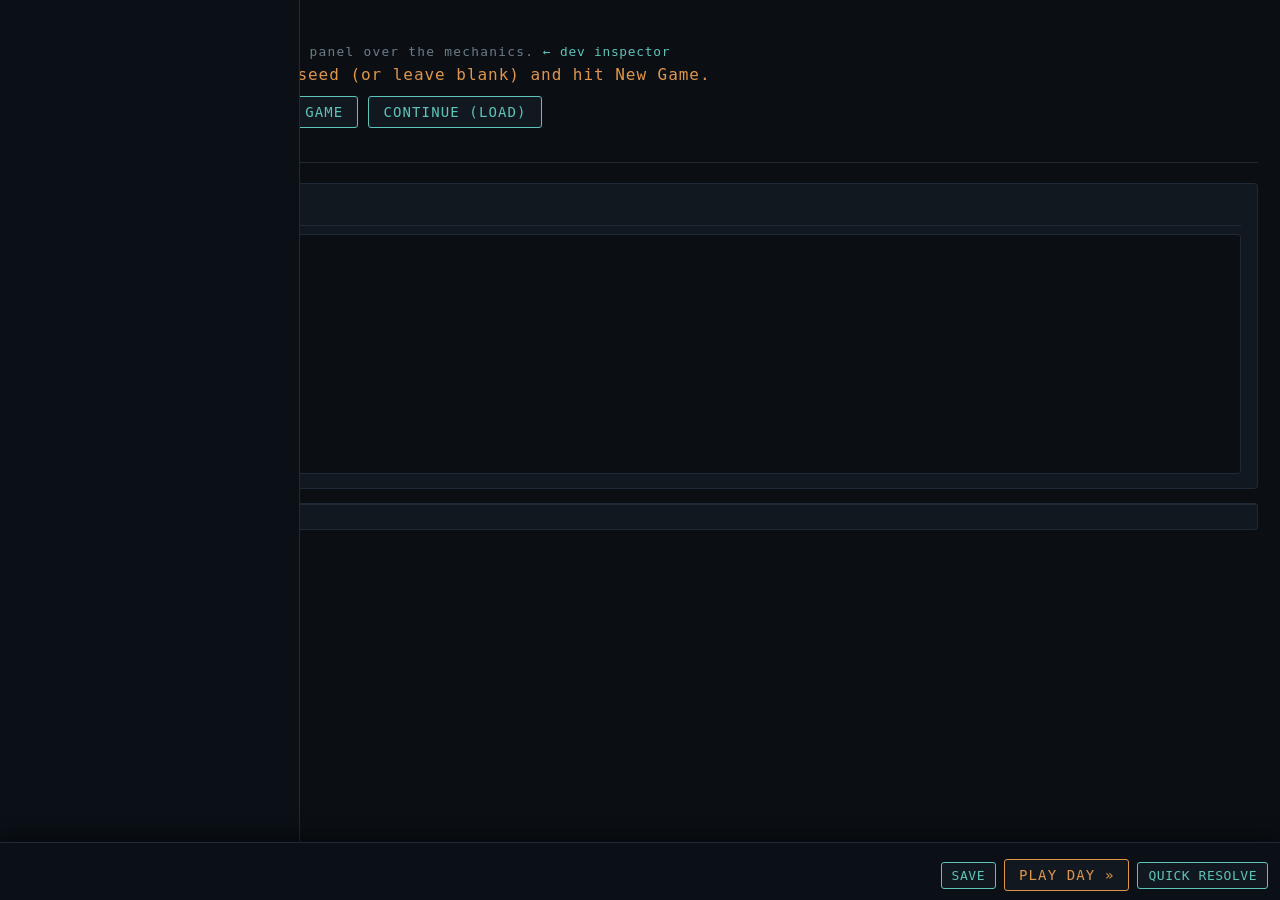
<file: index.html>
<!DOCTYPE html>
<html lang="en">
<head>
  <meta charset="UTF-8" />
  <meta name="viewport" content="width=device-width, initial-scale=1.0" />
  <title>Mr. Johnson — Playable v0</title>
  <link rel="stylesheet" href="css/main.css" />
</head>
<body>
  <!-- Today's plan: a fixed column of its own, because it is the
       thing you build all day rather than a panel you visit. -->
  <div id="planrail" class="planrail"></div>

  <div class="game-wrap">
    <header>
      <h1>Mr. Johnson</h1>
      <div class="tagline">The hub console — an instrument panel over the mechanics. <a class="navlink" href="inspector.html">&larr; dev inspector</a></div>
      <div id="statline" class="statline">No game running.</div>
      <div class="controls" style="margin-top:10px">
        <input type="text" id="universe-seed" placeholder="universe seed (blank = fresh entropy)" />
        <!-- STARTING and LOADING a game live up here, because they are
             things you do once. The four controls you reach for every
             single day moved into the bottom gutter, where they are
             always in reach without scrolling back to the top. -->
        <button data-act="new-game">New Game</button>
        <button data-act="load-game">Continue (Load)</button>
      </div>
    </header>

    <!-- The log IS the game's feedback channel right now — biggest,
         first, full width (playtest ruling). -->
    <div class="panel" style="margin-bottom:14px"><h2>Log — the street talks</h2><div id="panel-log" class="game-log log-top"></div></div>

    <!-- ONE WINDOW. Frame (monitor) + tabs + widgets (operate).
         Everything below the log used to be three columns of panels
         splayed down the page; it is now tab -> widget -> item, per
         UNDERSTANDING.md §10's three levels of zoom. -->
    <div id="hub" class="hub">
      <div id="tabbar" class="tabbar"></div>
      <div id="tabbody" class="tabbody"></div>
    </div>
  </div>

  <!-- The frame is state you MONITOR, so it does not scroll away with
       the widgets. Pinned to the bottom of the viewport; the day's
       plan opens upward out of it. -->
  <div class="framebar">
    <div id="frame" class="frame"></div>
    <!-- THE DAY'S CONTROLS, WHERE THE DAY IS. Save / Play / Quick /
         Rewind, right-aligned, in the gutter that never scrolls —
         advancing the day used to mean scrolling back up past the
         whole hub to find the button. -->
    <div class="framectl">
      <button data-act="save-game" class="sm">Save</button>
      <button data-act="end-day" style="border-color: var(--accent); color: var(--accent)">Play Day &raquo;</button>
      <button data-act="quick-day" class="sm" title="AUTO-RESOLVE IS SCAFFOLDING, NOT THE GAME — the skip button">quick resolve</button>
      <!-- Only appears once a morning is on file. Runners die on
           jobs, and the player is never shut out of that decision. -->
      <button data-act="rewind-day" class="sm" hidden
              title="Put the day back the way it was this morning — everything today did is discarded, and the dice are fresh if you play it again">&laquo; rewind the day</button>
    </div>
  </div>

  <!-- Modules, loaded in dependency order (no build step) -->
  <script src="js/core/rng.js"></script>
  <script src="js/core/clock.js"></script>
  <script src="js/core/save.js"></script>
  <script src="js/core/resolve.js"></script>
  <script src="js/core/tempo.js"></script>
  <script src="js/models/runner.js"></script>
  <script src="js/models/site.js"></script>
  <script src="js/models/alert.js"></script>
  <script src="js/models/job.js"></script>
  <script src="js/models/market.js"></script>
  <script src="js/models/armory.js"></script>
  <script src="js/models/economy.js"></script>
  <script src="js/models/combat.js"></script>
  <script src="js/models/lattice.js"></script>
  <script src="js/models/spells.js"></script>
  <script src="js/models/powers.js"></script>
  <script src="js/models/presentations.js"></script>
  <script src="js/models/helpers.js"></script>
  <script src="js/models/astral.js"></script>
  <script src="js/models/matrix.js"></script>
  <script src="js/models/street.js"></script>
  <script src="js/models/verbs.js"></script>
  <script src="js/models/lanes.js"></script>
  <script src="js/models/mission-routes.js"></script>
  <script src="js/models/mission-witness.js"></script>
  <script src="js/models/mission-intel.js"></script>
  <script src="js/models/mission.js"></script>
  <script src="js/models/sitelist.js"></script>
  <script src="js/models/tactical.js"></script>
  <script src="js/models/bodies.js"></script>
  <script src="js/game.js"></script>
  <script src="js/ui-text.js"></script>
  <script src="js/icons.js"></script>
  <script src="js/mission-popup.js"></script>
  <script src="js/grimoire.js"></script>
  <script src="js/character-creation.js"></script>
  <script src="js/game-ui.js"></script>
</body>
</html>
</file>
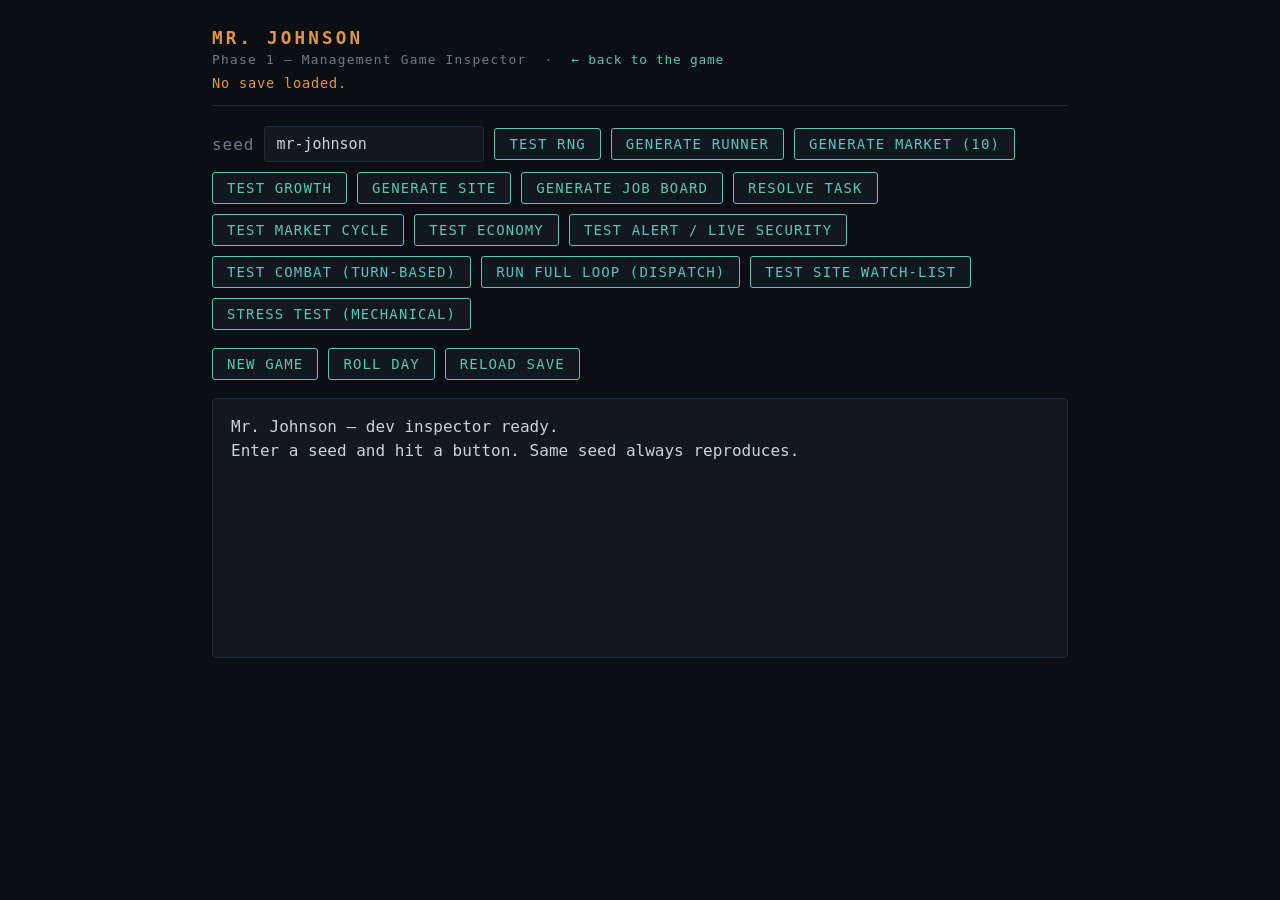
<file: inspector.html>
<!DOCTYPE html>
<html lang="en">
<head>
  <meta charset="UTF-8" />
  <meta name="viewport" content="width=device-width, initial-scale=1.0" />
  <title>Mr. Johnson — Dev Inspector</title>
  <link rel="stylesheet" href="css/main.css" />
</head>
<body>
  <div class="wrap">
    <header>
      <h1>Mr. Johnson</h1>
      <div class="tagline">Phase 1 — Management Game Inspector &nbsp;·&nbsp; <a class="navlink" href="index.html">&larr; back to the game</a></div>
      <div id="day-status" class="day-status">No save loaded.</div>
    </header>

    <div class="controls">
      <label for="seed">seed</label>
      <input type="text" id="seed" value="mr-johnson" />
      <button id="btn-rng">Test RNG</button>
      <button id="btn-runner">Generate Runner</button>
      <button id="btn-market">Generate Market (10)</button>
      <button id="btn-growth">Test Growth</button>
      <button id="btn-site">Generate Site</button>
      <button id="btn-board">Generate Job Board</button>
      <button id="btn-resolve">Resolve Task</button>
      <button id="btn-market-cycle">Test Market Cycle</button>
      <button id="btn-economy">Test Economy</button>
      <button id="btn-alert">Test Alert / Live Security</button>
      <button id="btn-combat">Test Combat (Turn-Based)</button>
      <button id="btn-dispatch">Run Full Loop (Dispatch)</button>
      <button id="btn-sitelist">Test Site Watch-List</button>
      <button id="btn-stress">Stress Test (Mechanical)</button>
    </div>

    <div class="controls">
      <button id="btn-new-game">New Game</button>
      <button id="btn-roll-day">Roll Day</button>
      <button id="btn-reload-save">Reload Save</button>
    </div>

    <pre id="out"></pre>
  </div>

  <!-- Modules, loaded in dependency order (no build step) -->
  <script src="js/core/rng.js"></script>
  <script src="js/core/clock.js"></script>
  <script src="js/core/save.js"></script>
  <script src="js/core/resolve.js"></script>
  <script src="js/core/tempo.js"></script>
  <script src="js/models/runner.js"></script>
  <script src="js/models/site.js"></script>
  <script src="js/models/alert.js"></script>
  <script src="js/models/job.js"></script>
  <script src="js/models/market.js"></script>
  <script src="js/models/armory.js"></script>
  <script src="js/models/economy.js"></script>
  <script src="js/models/combat.js"></script>
  <script src="js/models/lattice.js"></script>
  <script src="js/models/spells.js"></script>
  <script src="js/models/powers.js"></script>
  <script src="js/models/presentations.js"></script>
  <script src="js/models/helpers.js"></script>
  <script src="js/models/astral.js"></script>
  <script src="js/models/matrix.js"></script>
  <script src="js/models/street.js"></script>
  <script src="js/models/verbs.js"></script>
  <script src="js/models/lanes.js"></script>
  <script src="js/models/mission-routes.js"></script>
  <script src="js/models/mission-witness.js"></script>
  <script src="js/models/mission-intel.js"></script>
  <script src="js/models/mission.js"></script>
  <script src="js/models/sitelist.js"></script>
  <script src="js/models/tactical.js"></script>
  <script src="js/models/bodies.js"></script>
  <script src="js/game.js"></script>
  <script src="js/ui-text.js"></script>
  <script src="js/icons.js"></script>
  <script src="js/harness.js"></script>
  <script src="js/stress.js"></script>
</body>
</html>
</file>
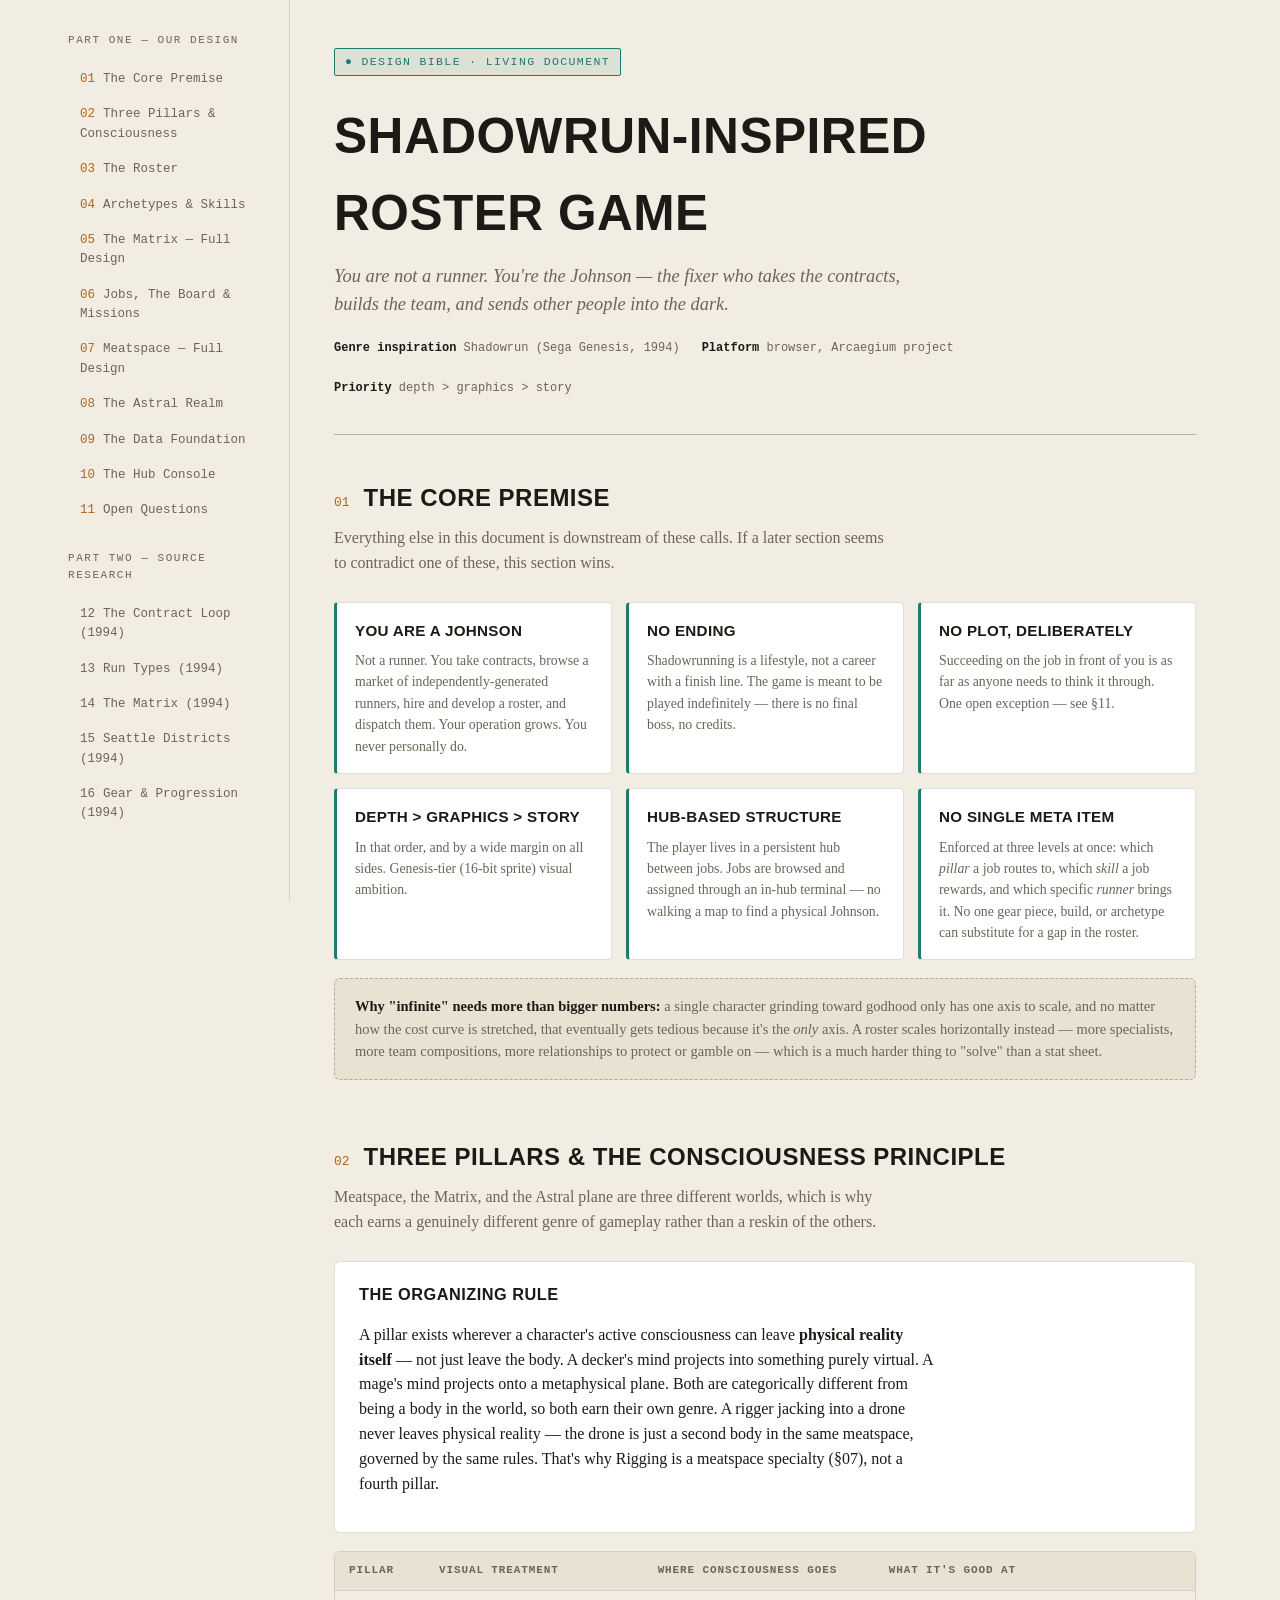
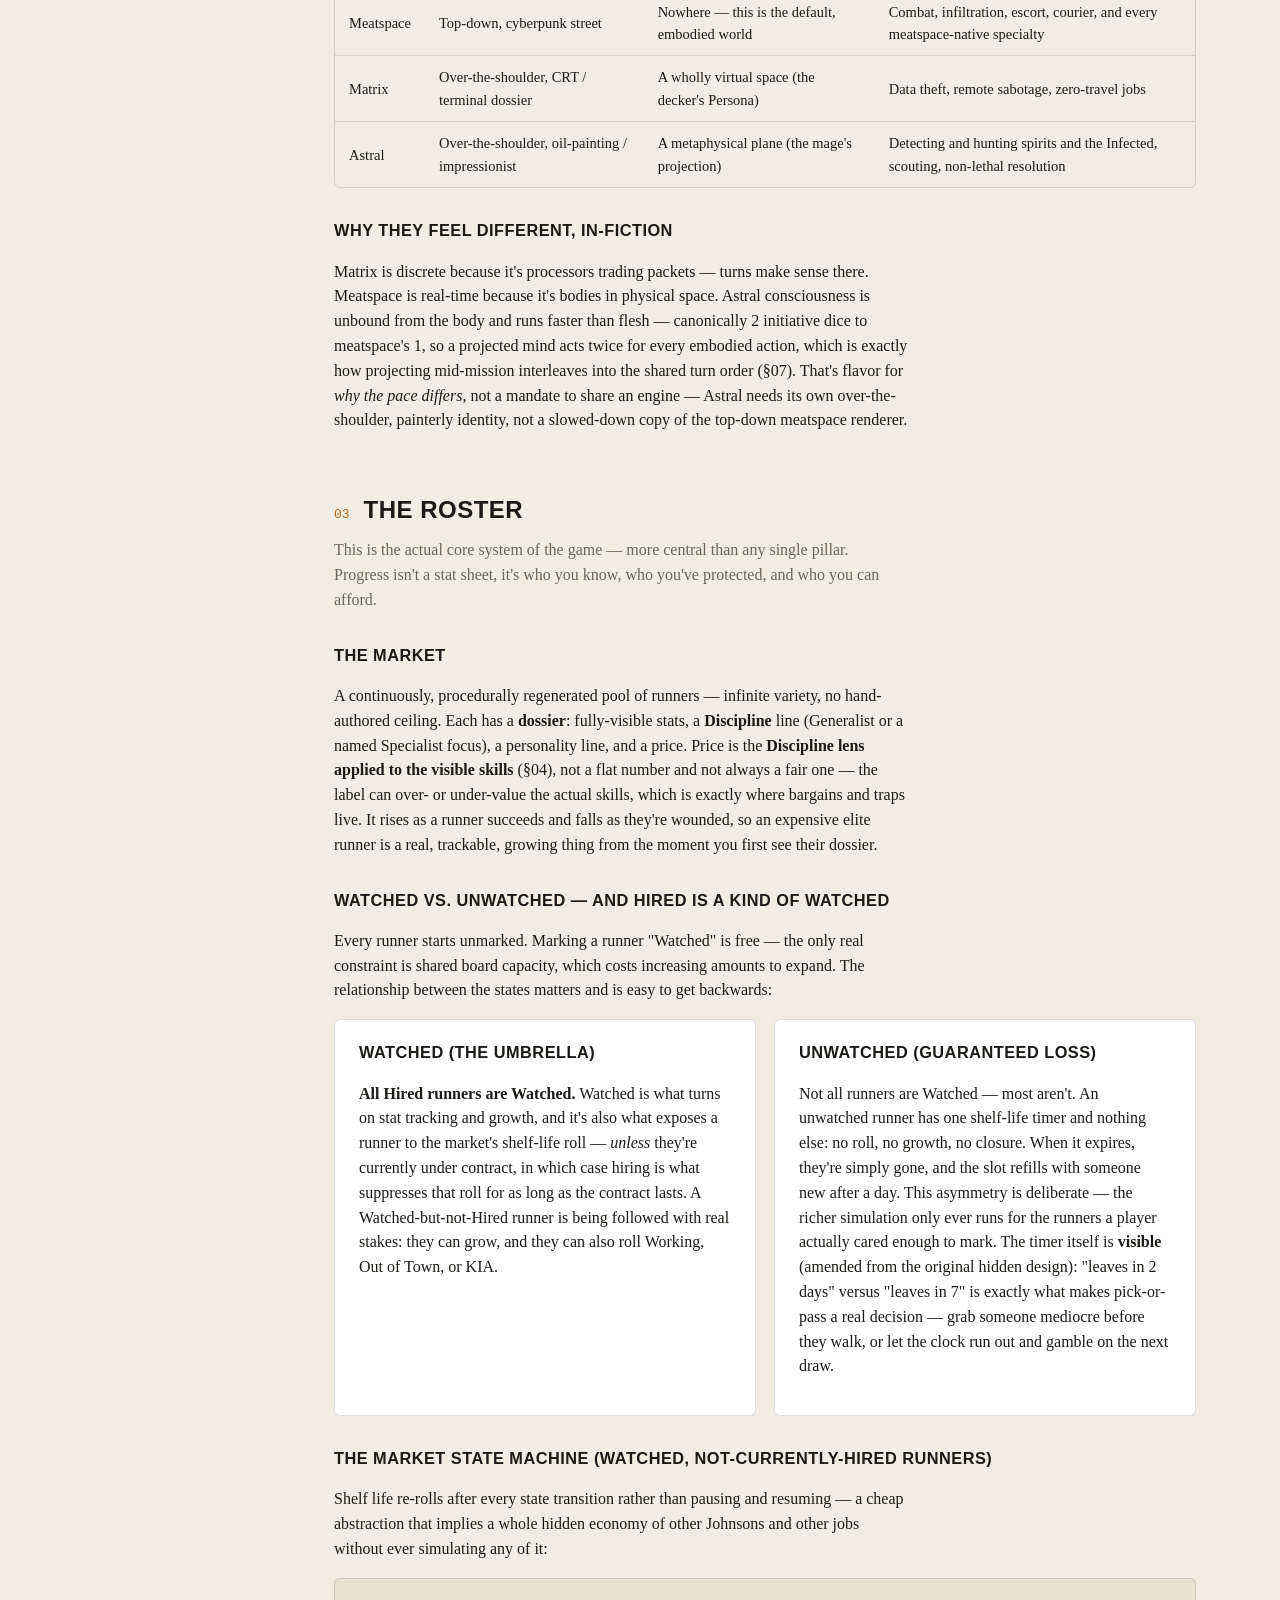
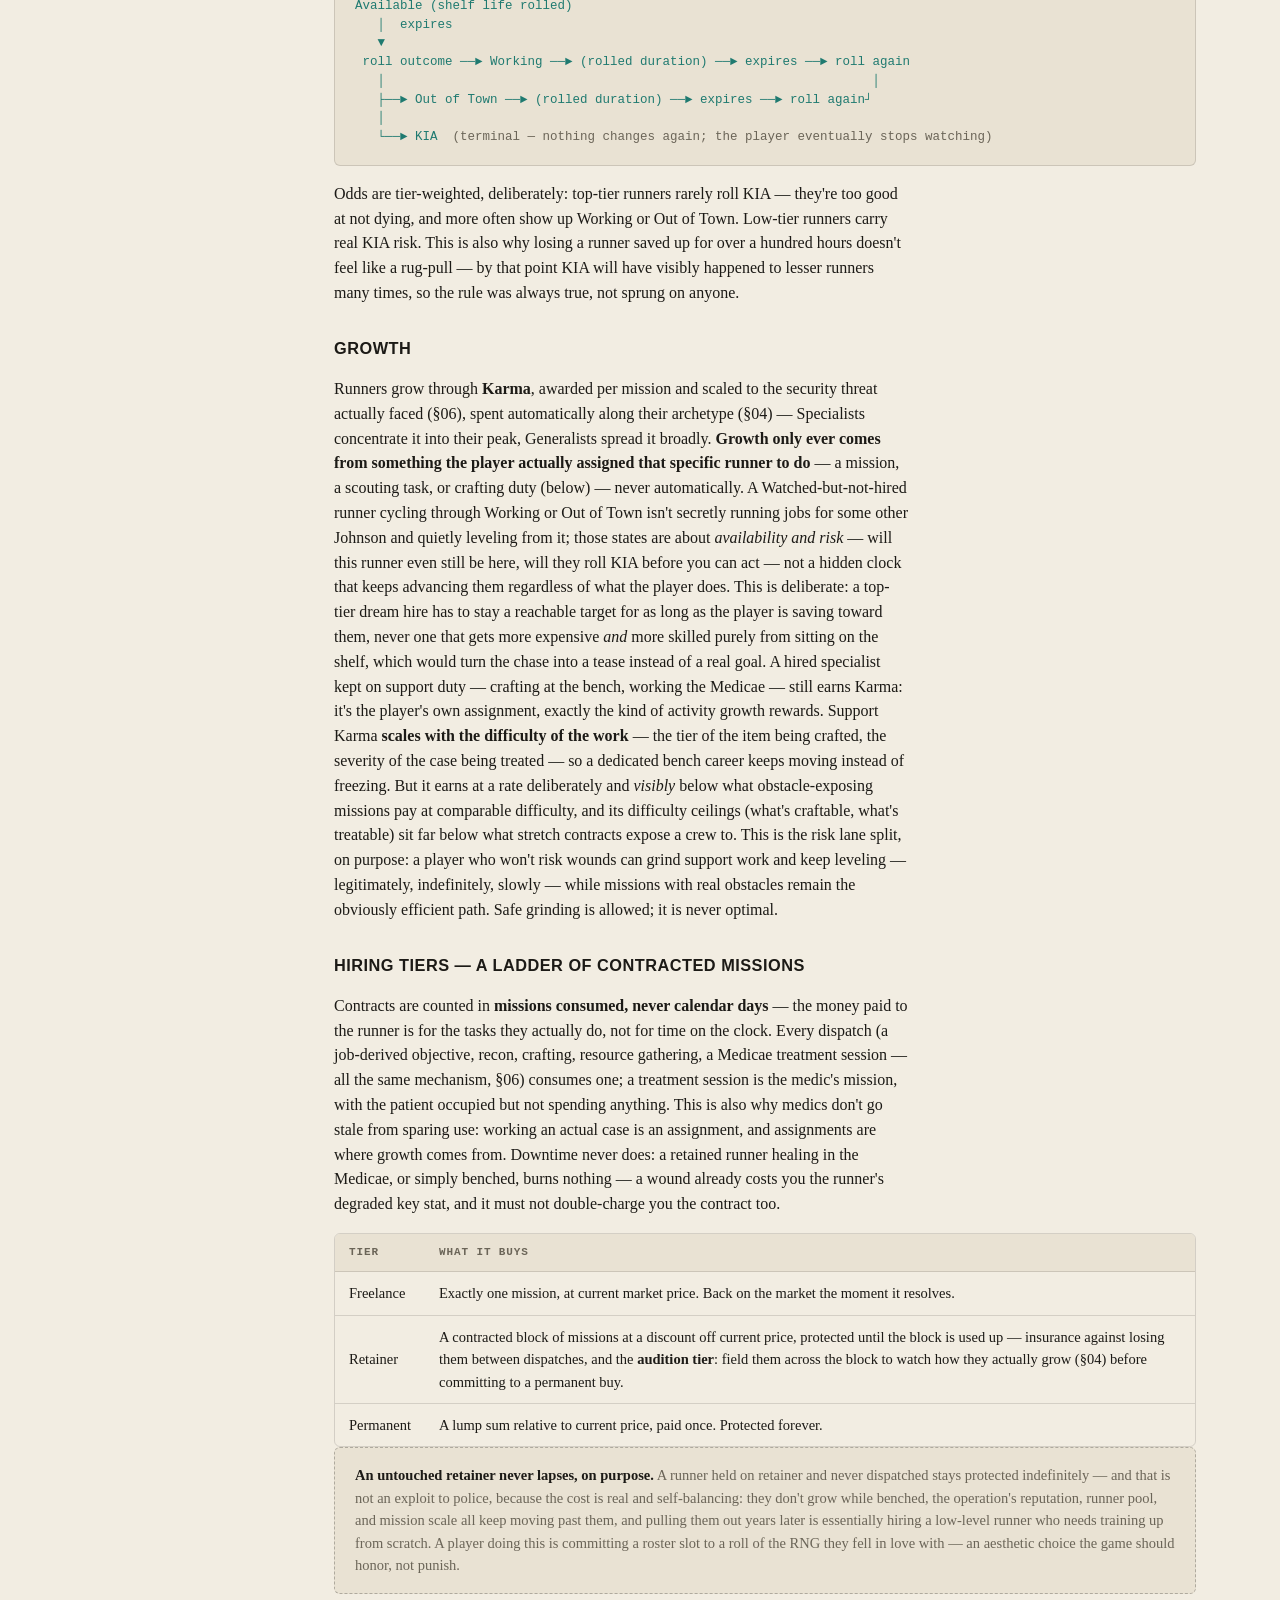
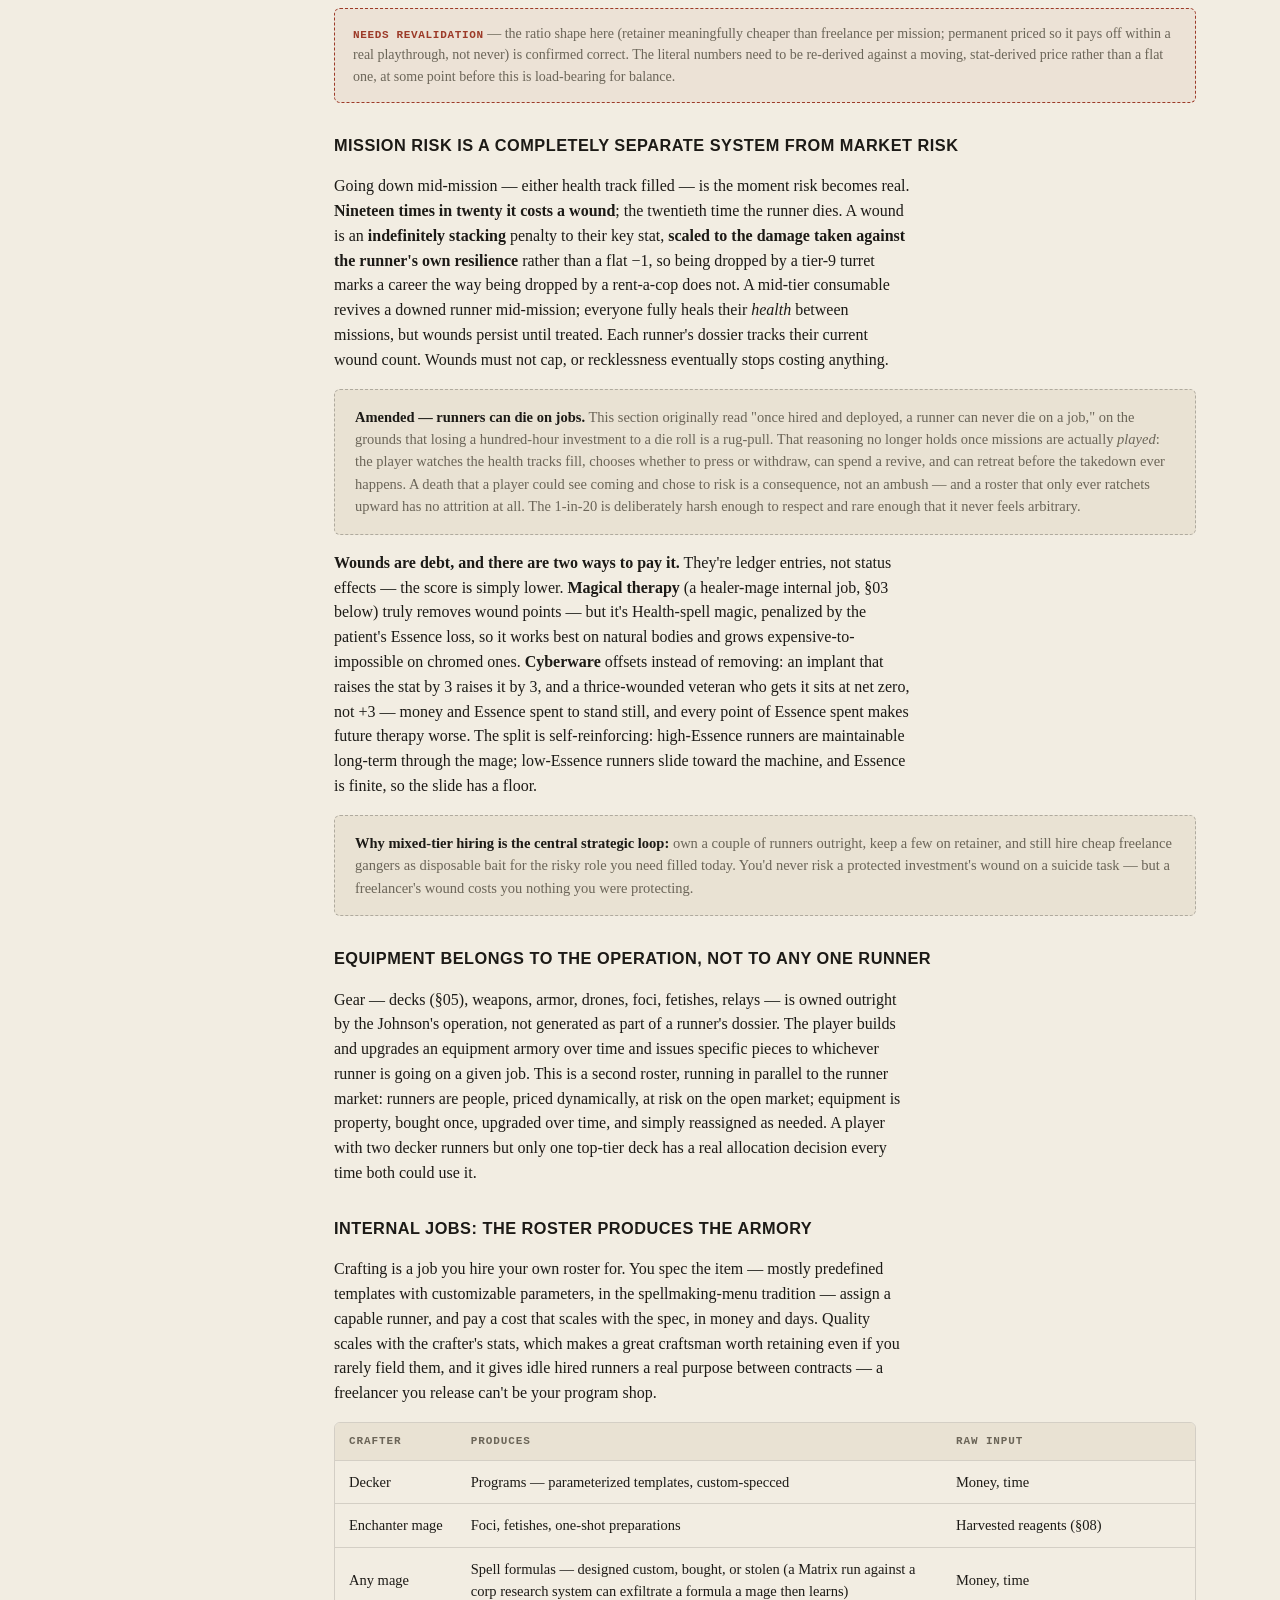
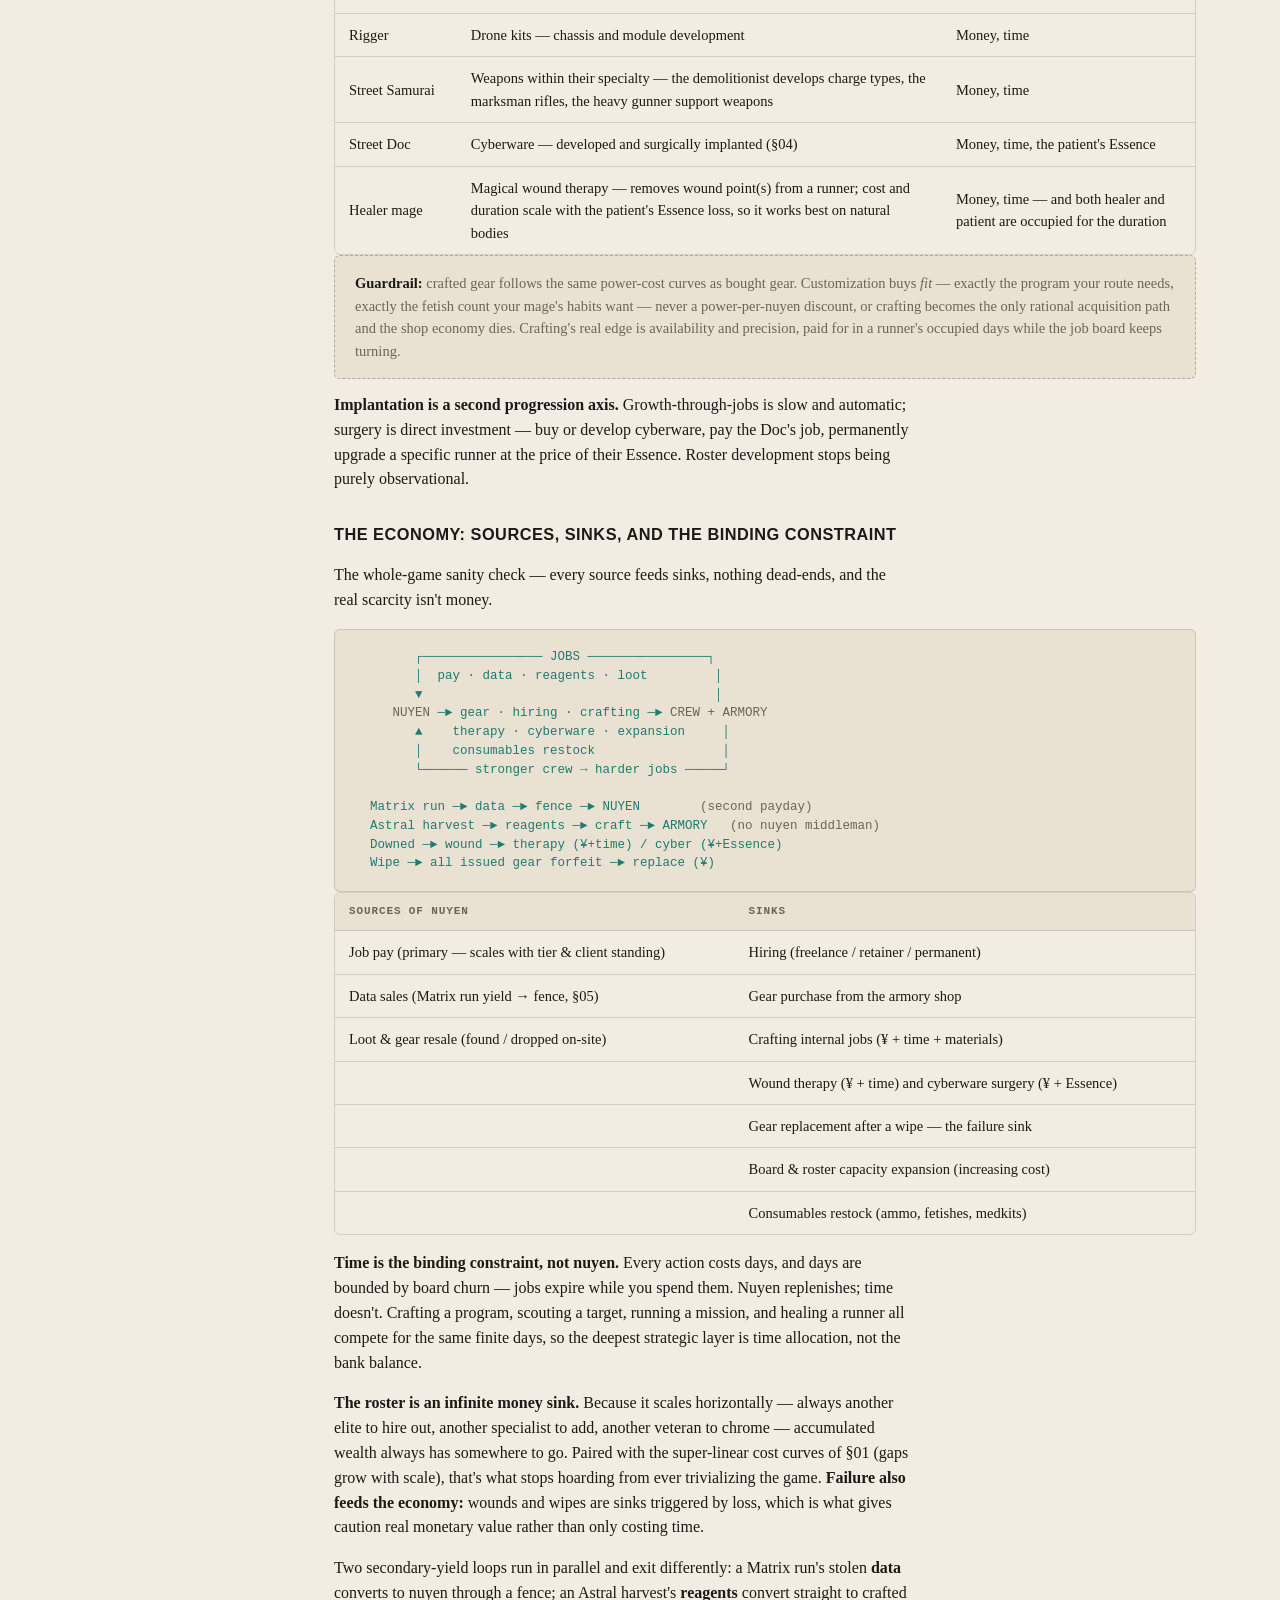
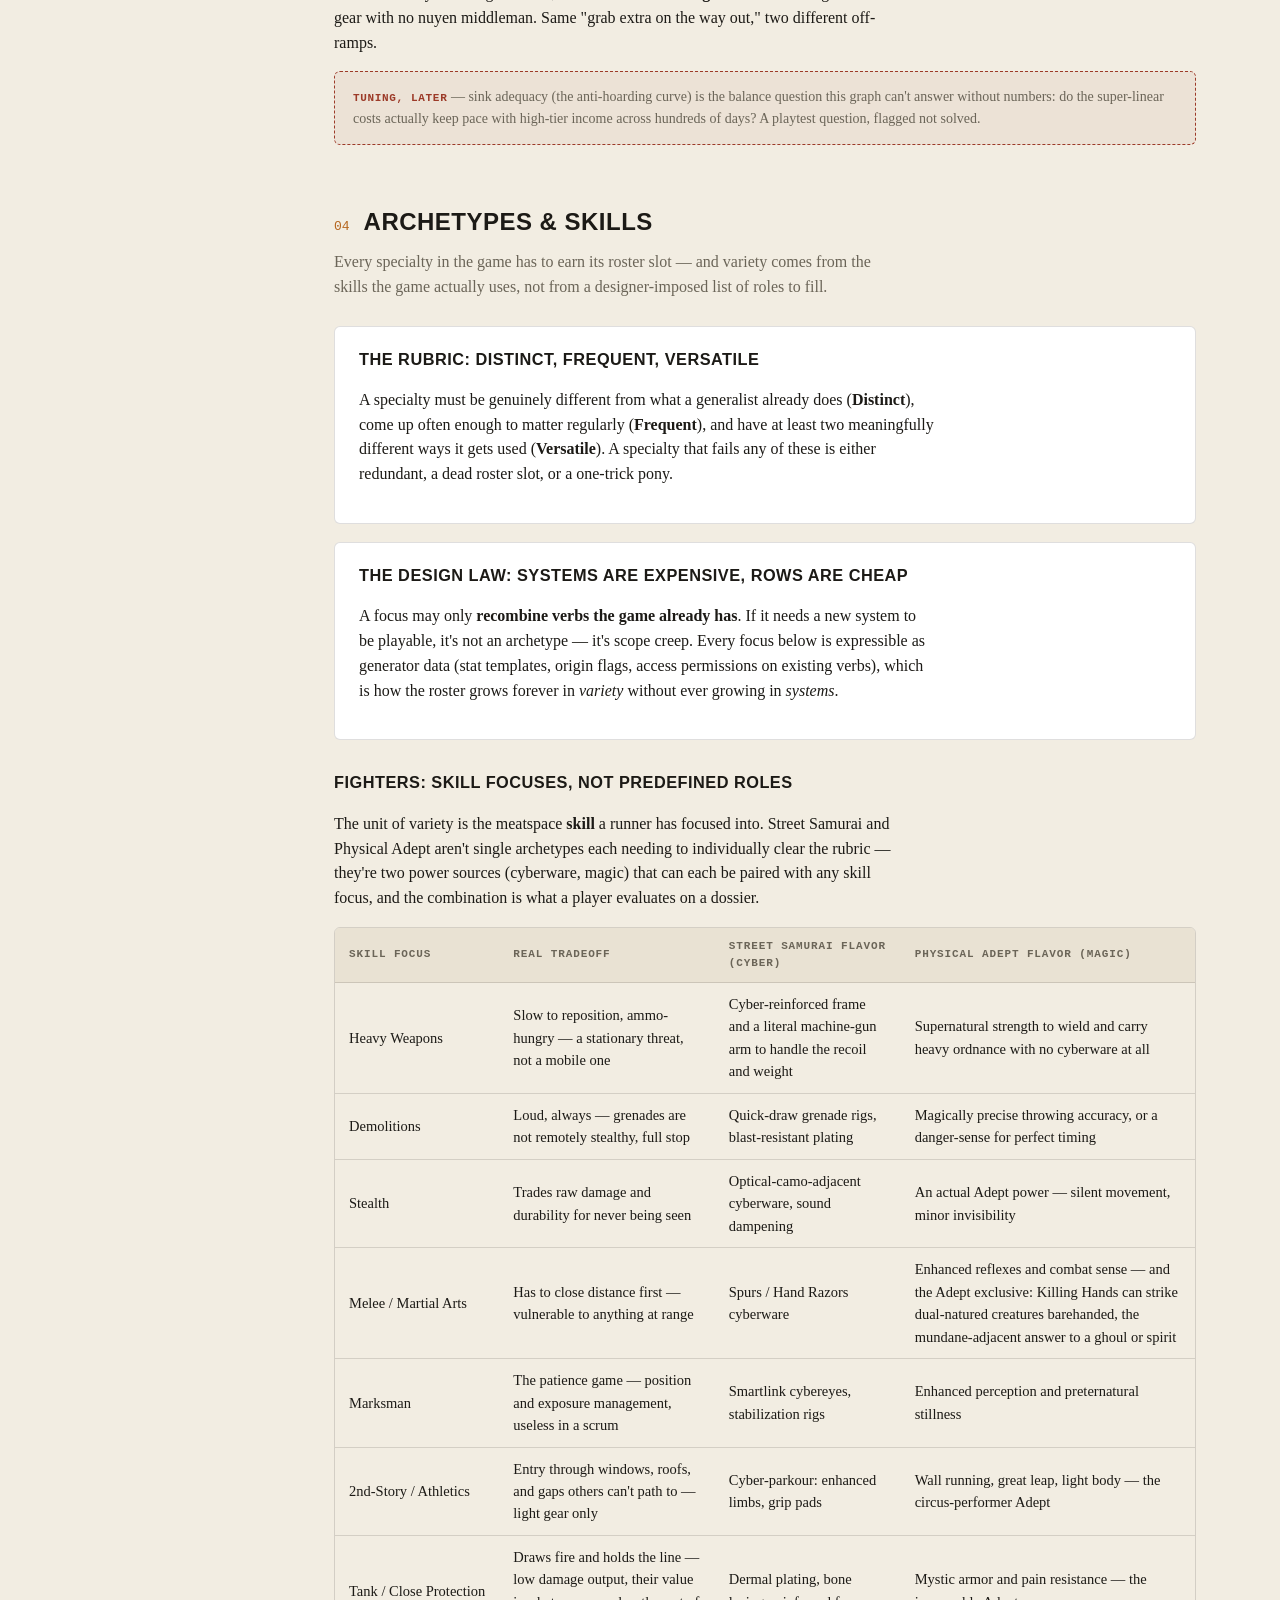
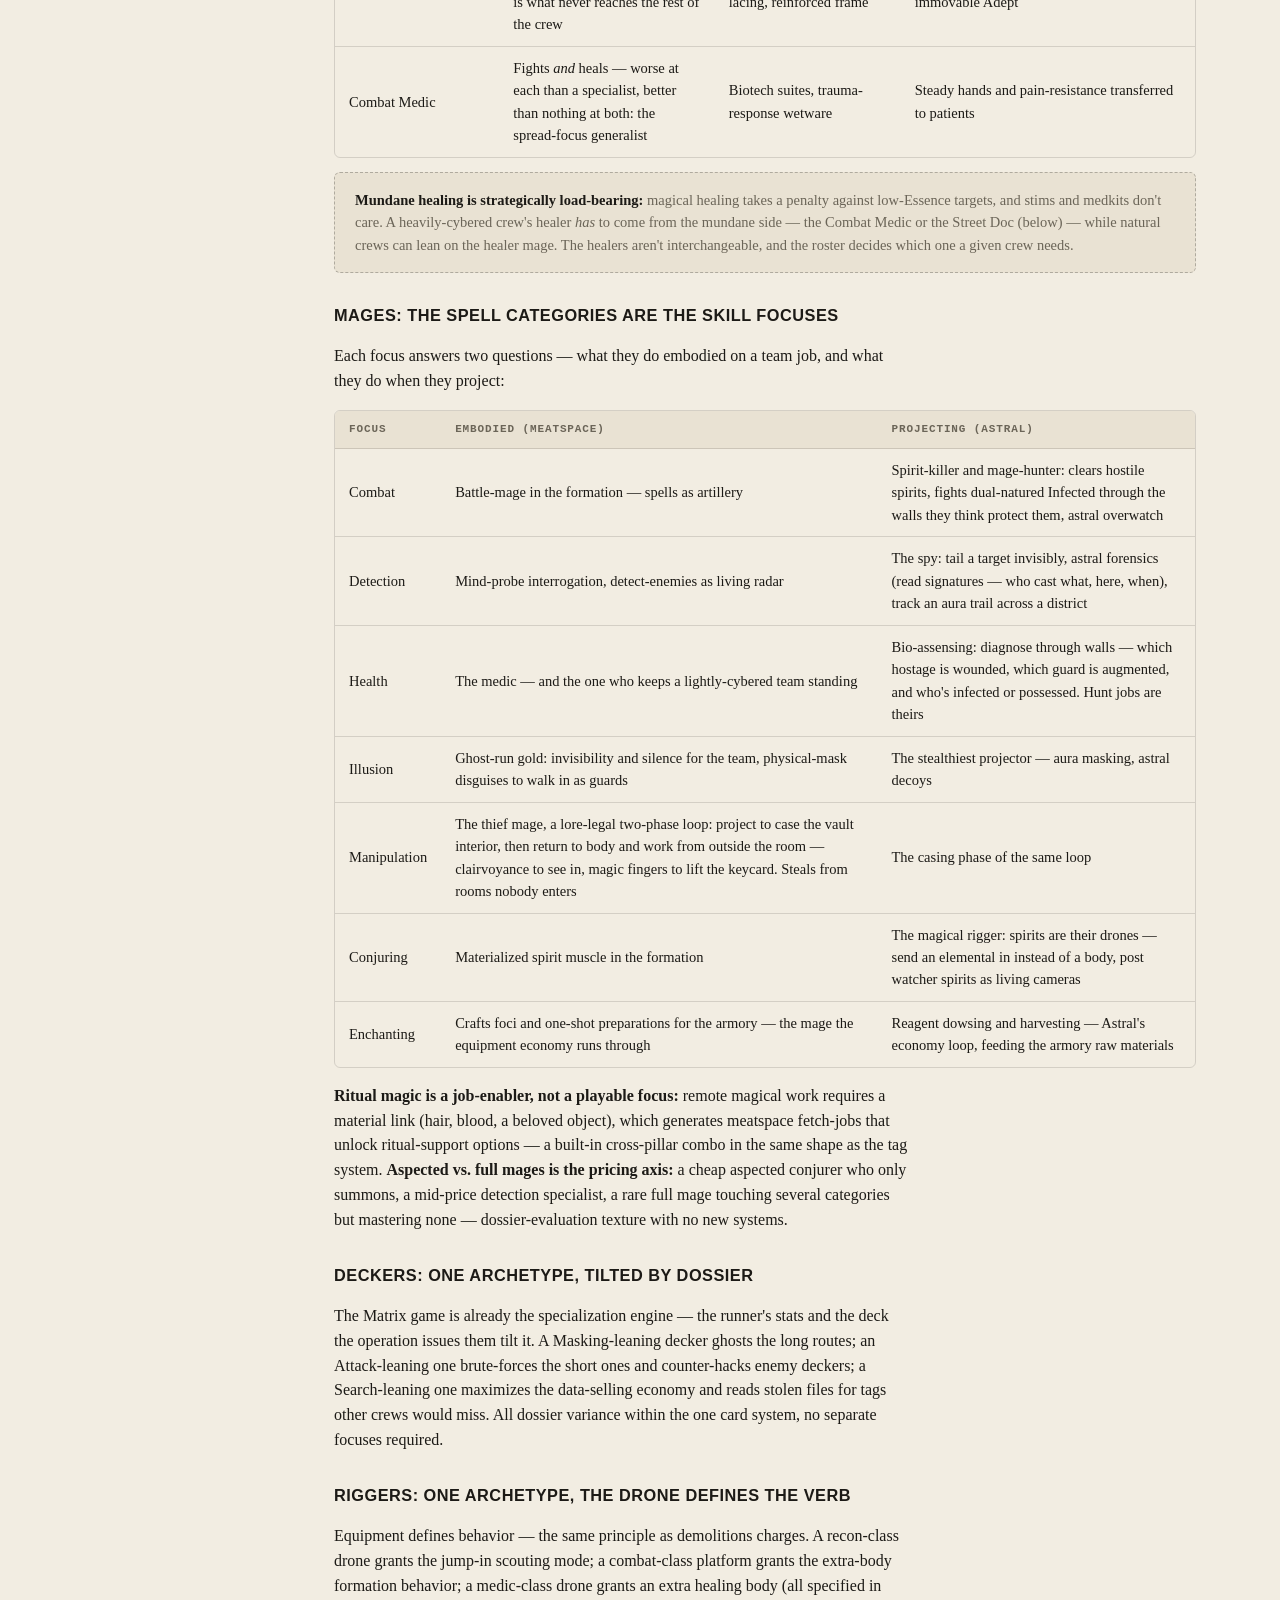
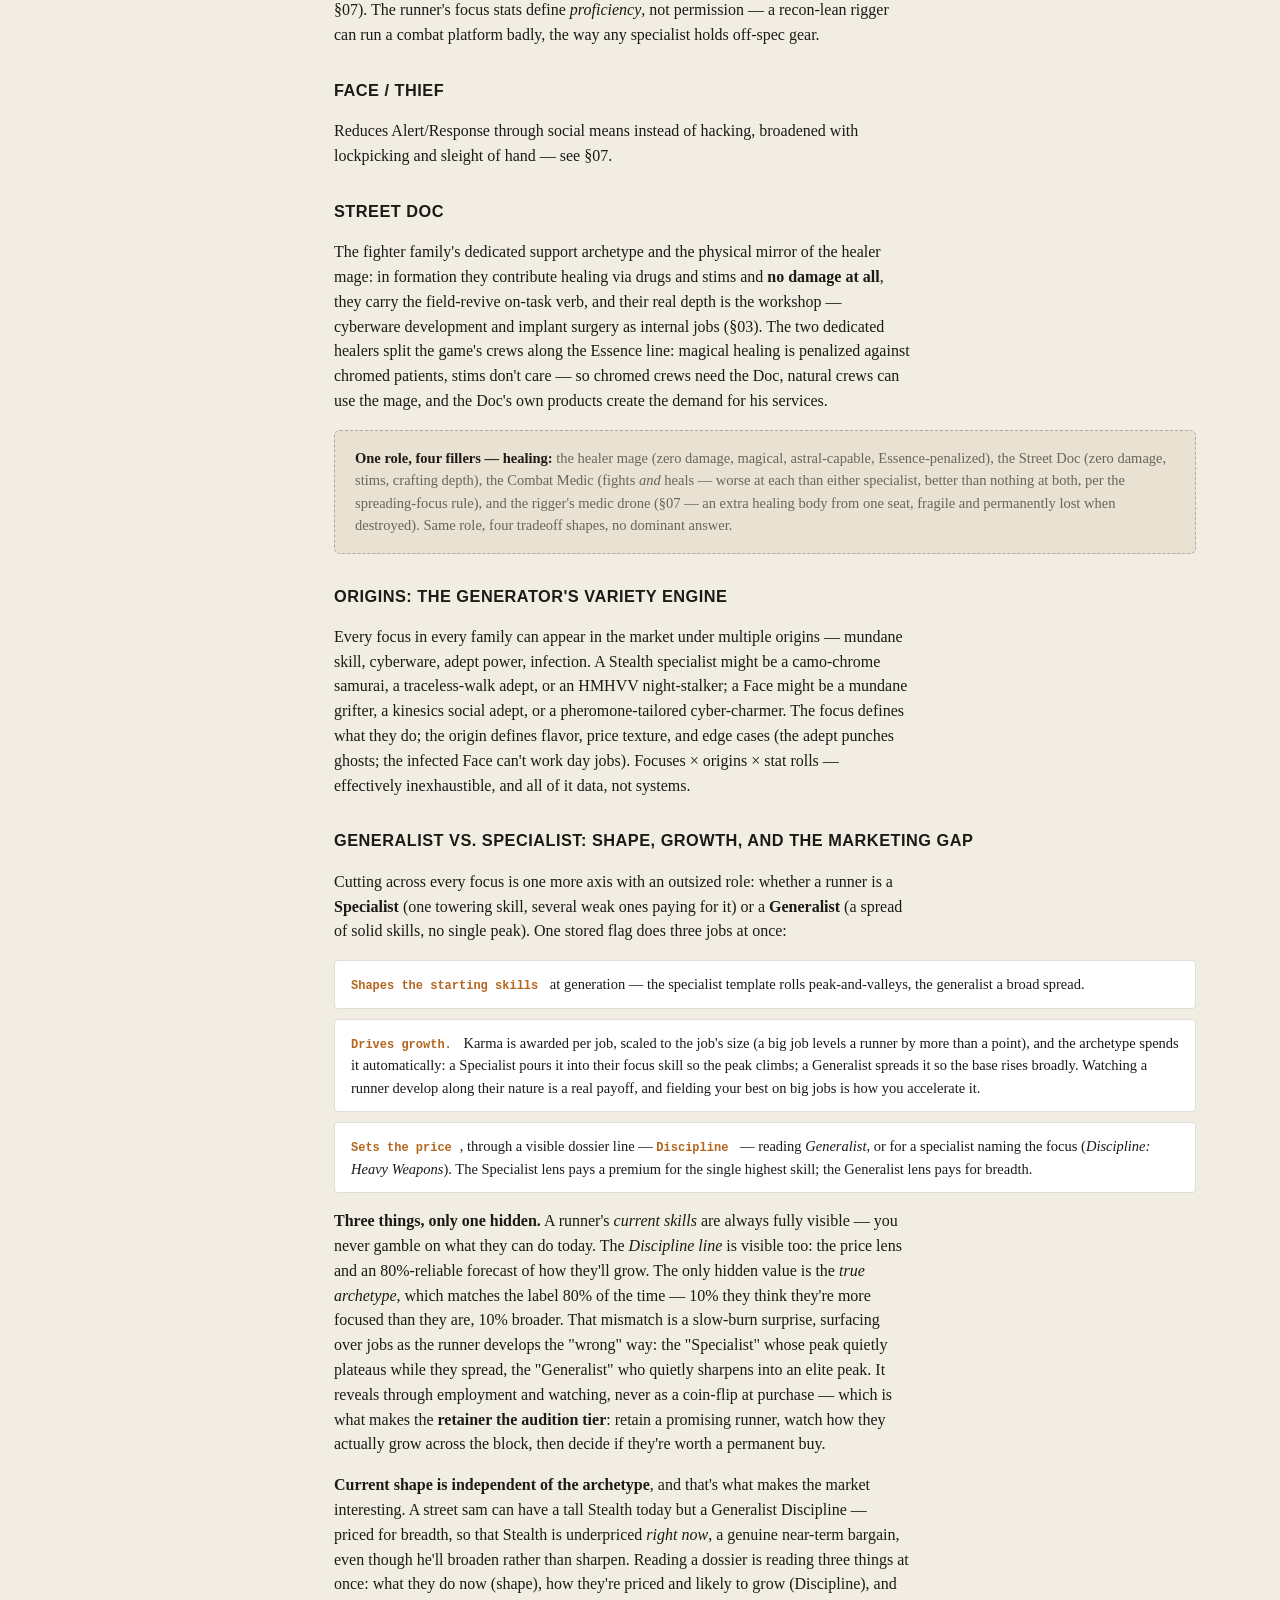
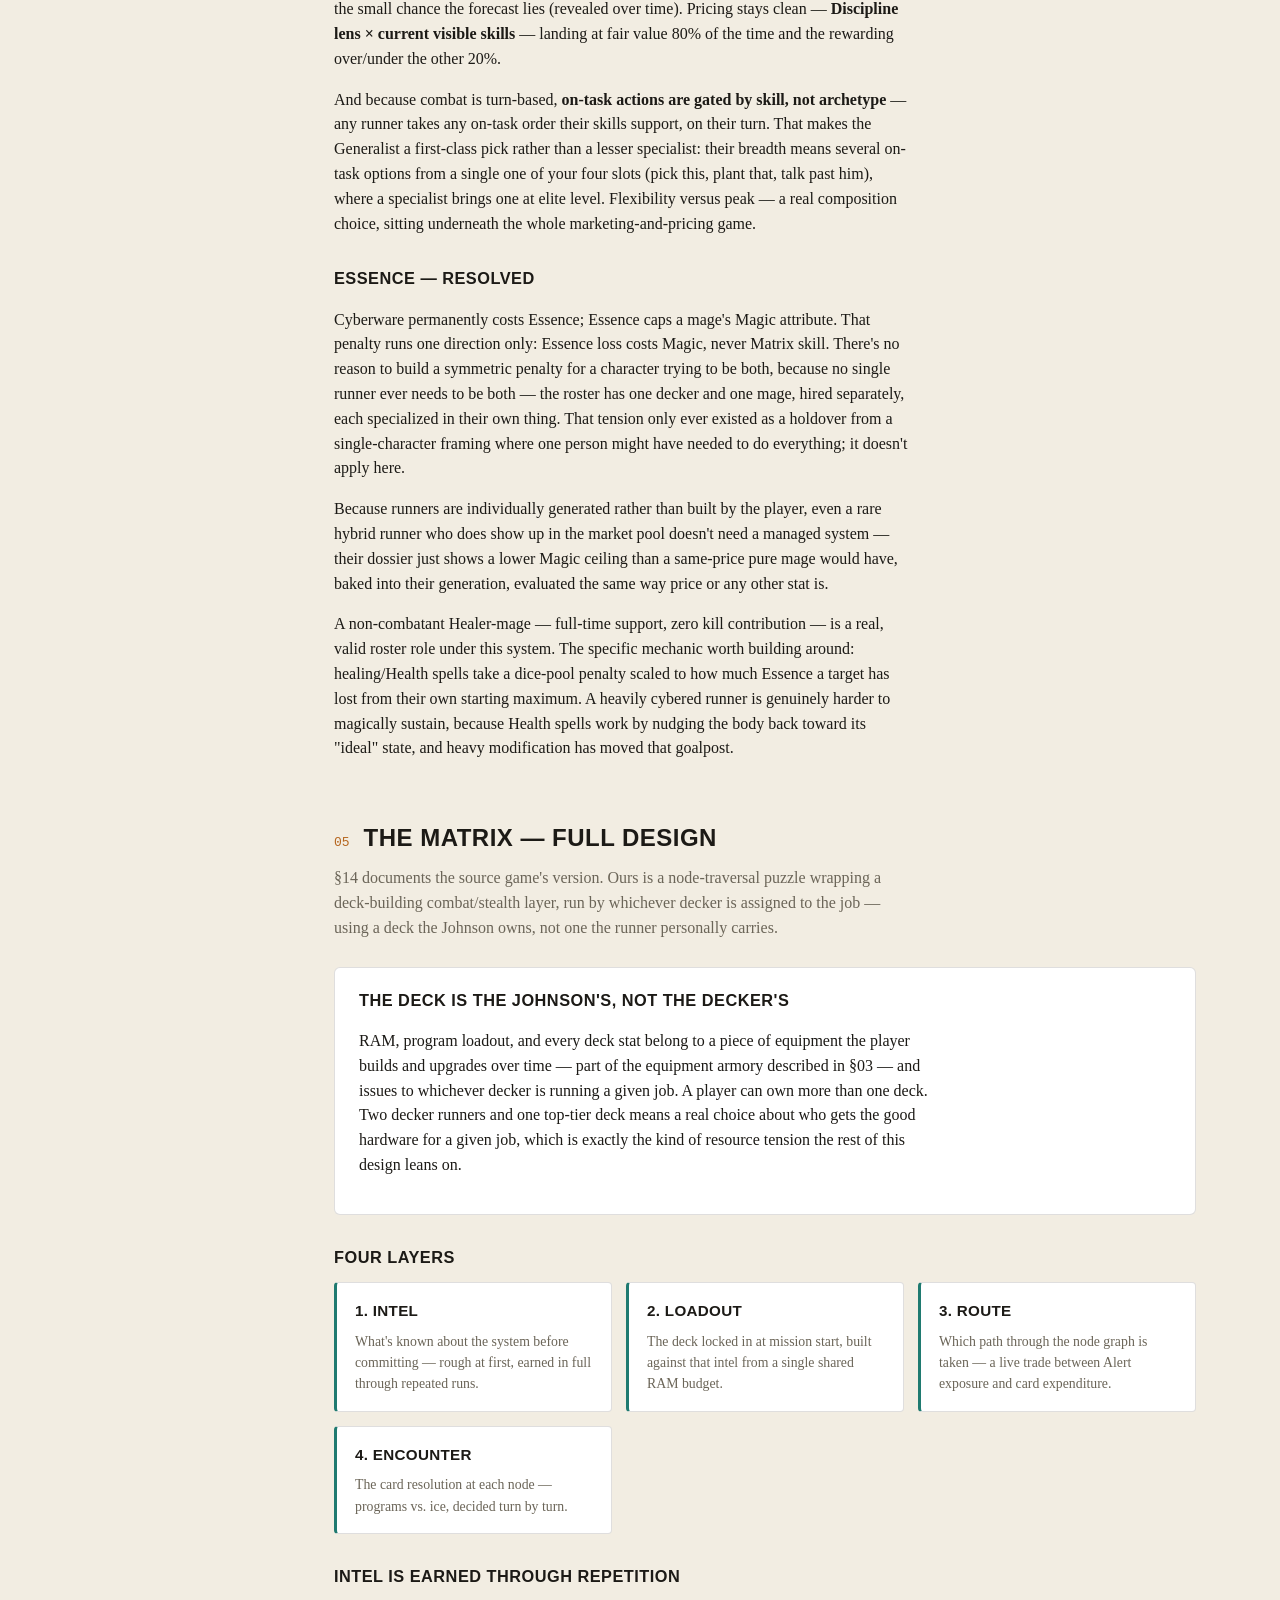
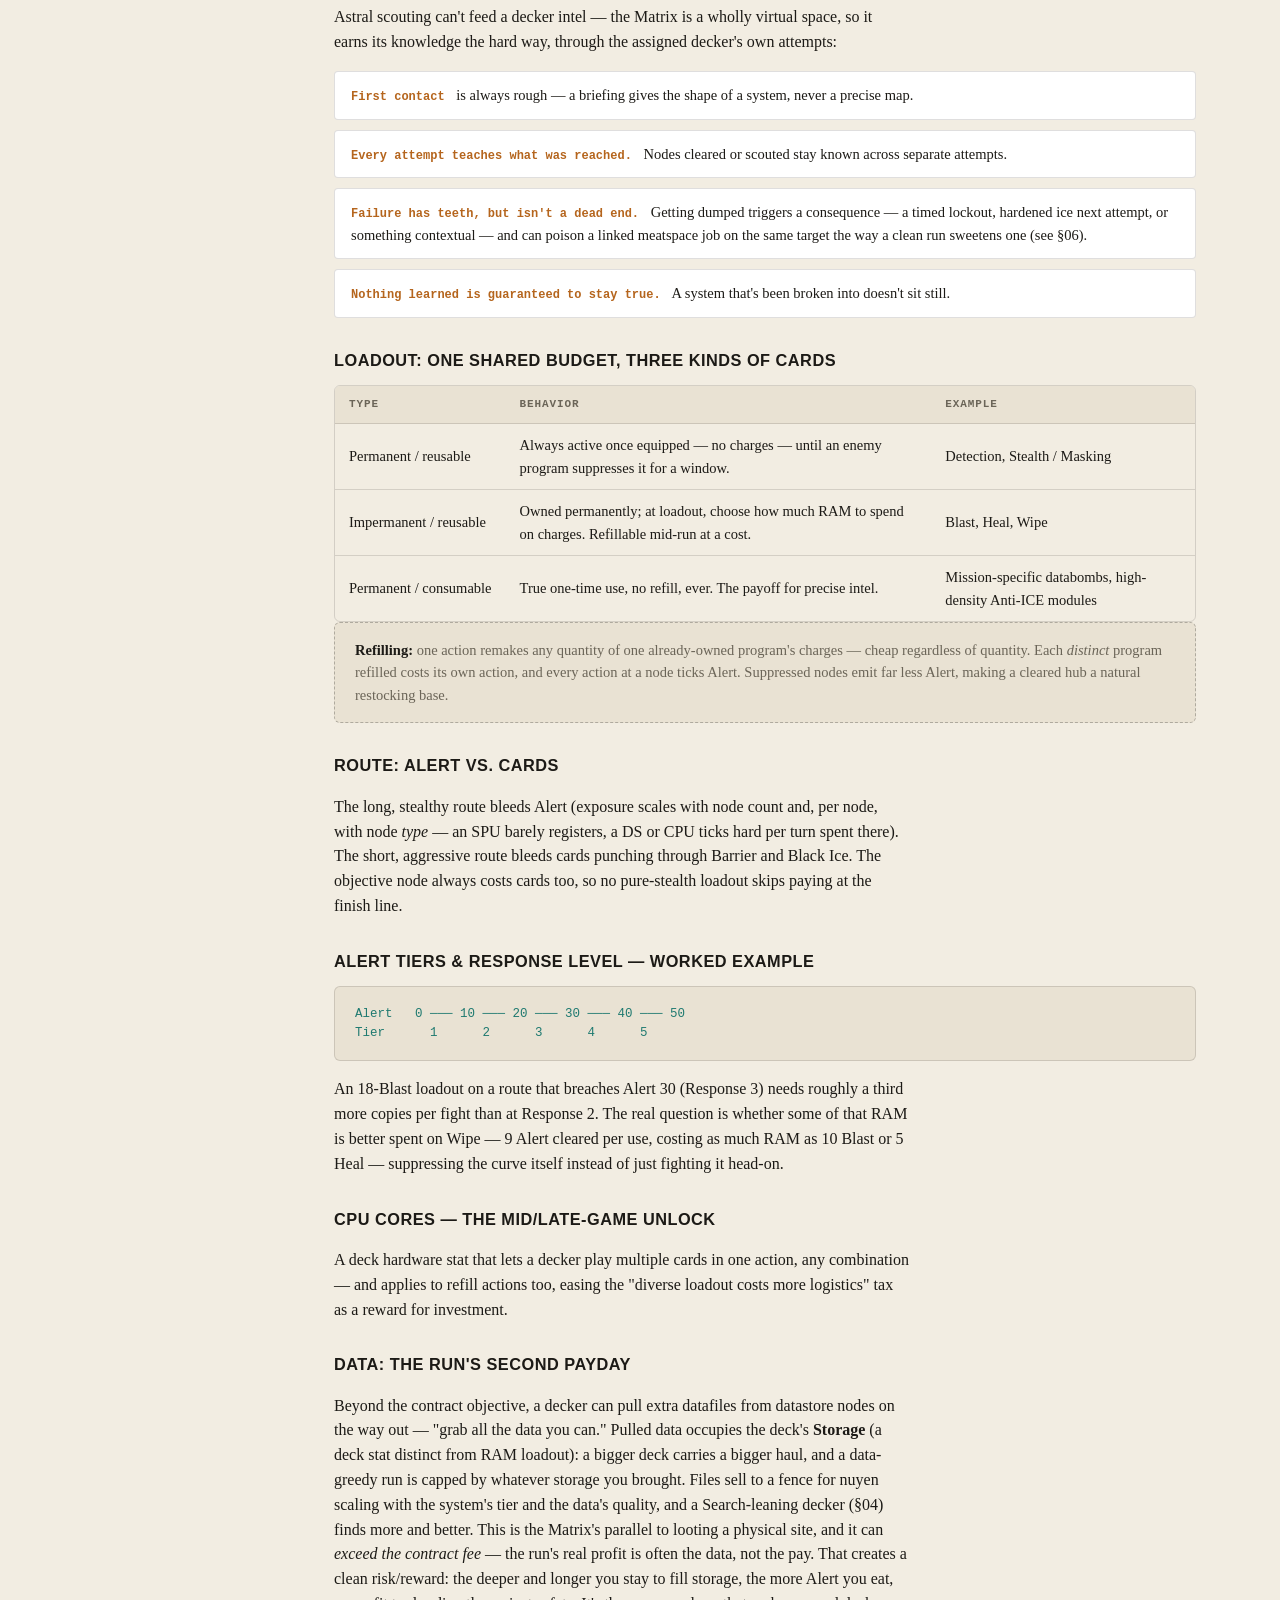
<file: docs/design-bible.html>
<!doctype html><html><head><!-- frame-runtime --><script>window.__FRAME_PREAMBLE={"capabilities":{"db":"db.CfOZ1CRq.js","downloads":"downloads.BXsoAvg9.js","mcp":"mcp.CjxgyTlr.js","permissions":"permissions.DdITF2Mk.js","self":"self.DtZoNC4q.js","user":"user.Cr_h1ETf.js"},"transforms":"_transforms.VaITkagF.js","comments":"_comments.XY398Yit.js","translate":"_translate.BOzFH2D9.js"}</script><script>(function(){"use strict";var ee=["light","dark","system"];function te(e){if(e===null||typeof e!="object")return!1;const t=e.__frame_init;return t!==null&&typeof t=="object"}function W(e){return e!==null&&typeof e=="object"&&e.__frame_size_poke===!0}function re(e){if(e===null||typeof e!="object")return!1;const t=e.__frame_theme;if(t===null||typeof t!="object")return!1;const r=t.theme;return typeof r=="string"&&ee.includes(r)}function ne(e){try{typeof reportError=="function"?reportError(e):setTimeout(()=>{throw e},0)}catch{}}var se=Object.freeze(Object.assign(Object.create(null),{user:Object.freeze(Object.assign(Object.create(null),{id:null,isOwner:!1,canEdit:!1,name:null,avatarUrl:null,email:null}))}));function Y(e){if(window===top||e.type==="auxclick"&&e.button!==1)return;const t=e.composedPath?e.composedPath():[e.target];let r=null;for(let f=0;f<t.length;f++){const c=t[f];if(c&&c.matches&&c.matches("a[href],area[href]")){r=c;break}}if(!r&&e.target&&e.target.closest&&(r=e.target.closest("a[href],area[href]")),!r)return;const l=r.getAttribute("href");if(!l)return;let i,s;try{i=new URL(l,document.baseURI),s=new URL(document.baseURI).origin}catch{return}(i.protocol==="http:"||i.protocol==="https:")&&i.origin!==s&&(e.preventDefault(),parent.postMessage({__frame_nav:!0,url:i.href},"*"))}var K={};function U(e){if(window===top)return;const t=Date.now();t-(K[e]||0)<500||(K[e]=t,parent.postMessage({__frame_engaged:!0,kind:e},"*"))}var oe=2e3,x=["wheel","touchstart","touchmove","keydown","pointerdown"],J=0;function ie(e){e.isTrusted&&(J=Date.now())}function ae(){addEventListener("click",Y,!0),addEventListener("auxclick",Y,!0)}function ce(){for(let e=0;e<x.length;e++)addEventListener(x[e],ie,{capture:!0,passive:!0});addEventListener("scroll",e=>{e.isTrusted&&Date.now()-J<oe&&U("scroll")},{capture:!0,passive:!0}),addEventListener("pointermove",e=>{e.isTrusted&&U("pointer")},{capture:!0,passive:!0}),addEventListener("click",e=>{e.isTrusted&&U("click")},{capture:!0,passive:!0})}var D="__frame_scroll",le=150,ue=310,fe=160,de=3e4;function pe(){let e=0,t=!1,r=!1,l=!1,i=0;const s=a=>{try{sessionStorage.setItem(D,JSON.stringify({y:a}))}catch{}},f=()=>{if(t){t=!1;return}r=!0,clearTimeout(e),e=setTimeout(()=>s(scrollY),le)};try{addEventListener("scroll",f,{passive:!0}),addEventListener("pagehide",()=>{clearTimeout(e),s(scrollY)})}catch{}const c=()=>{let a;try{a=sessionStorage.getItem(D)}catch{return null}if(a===null)return null;let _;try{_=JSON.parse(a)}catch{_=null}const p=_?.y;if(!(typeof p=="number"&&Number.isFinite(p)&&p>=0)){try{sessionStorage.removeItem(D)}catch{}return null}return p};let h=!1;const g=a=>{try{const _=scrollY;scrollTo({top:a,left:0,behavior:"instant"}),i=a,l=!0,s(a);const p=scrollY;p!==_&&(t=!0),p!==a&&!h&&(h=!0,addEventListener("load",()=>{try{if(scrollY===p){const y=c();g(y!==null?y:i)}}catch{}},{once:!0}))}catch{}},o=()=>{try{return!!location.hash}catch{return!0}};let u=!1;const d=()=>{try{if(u||innerWidth>ue||innerHeight>fe)return;u=!0;const a=Date.now(),_=()=>{try{removeEventListener("resize",_)}catch{}if(Date.now()-a>de||r||o())return;const p=c();g(p!==null?p:i)};addEventListener("resize",_)}catch{}};let m=!1,v=!1;return{restore(){if(m||(m=!0,o()))return;const a=c();a!==null&&(g(a),d())},promoted(){if(v||(v=!0,o()))return;const a=c();a!==null?(g(a),d()):l&&g(i)}}}function me(e,t,r){const l=[...t.values()].filter(i=>i.targets.some(s=>s.startsWith(e+".")));return{wrap(i,s){const f=`${e}.${i}`,c=l.filter(h=>h.targets.includes(f));return c.length===0?(...h)=>{try{return s(...h)}catch(g){return Promise.reject(g)}}:(...h)=>{let g=h;for(const u of c){const d=u.module.parameters;if(d)try{g=d(g)}catch{return Promise.reject({code:"transform_error",id:u.id,scope:e,message:"parameters transform failed"})}}let o;try{o=s(...g)}catch(u){o=Promise.reject(u)}return o.then(u=>{for(let d=c.length-1;d>=0;d--){const m=c[d],v=m.module.returns;if(v)try{u=v(u)}catch{return r({id:m.id,scope:e,leg:"returns"}),u}}return u},u=>{for(let d=c.length-1;d>=0;d--){const m=c[d],v=m.module.throws;if(v)try{u=v(u)}catch{return r({id:m.id,scope:e,leg:"throws"}),Promise.reject(u)}}return Promise.reject(u)})}}}}function he(e,t,r,l=()=>{}){const i=new Set(e.changes??[]),s=new Map;for(const f of i){const c=t[f];c&&s.set(f,c)}return{contract:e.contract,changes:i,flags:new Set(e.flags??[]),capabilities:e.capabilities??{},capBudgets:e.capBudgets??{},transforms:s,shellOrigin:r.shellOrigin,mount:r.mount,pipe:f=>me(f,s,l)}}var Ee="modulepreload",we=function(e){return"/"+e},Oe={},ge=function(t,r,l){let i=Promise.resolve();function s(f){const c=new Event("vite:preloadError",{cancelable:!0});if(c.payload=f,window.dispatchEvent(c),!c.defaultPrevented)throw f}return i.then(f=>{for(const c of f||[])c.status==="rejected"&&s(c.reason);return t().catch(s)})};(function(){const e=Object.defineProperty,t=globalThis,r=["RTCPeerConnection","webkitRTCPeerConnection","RTCDataChannel","RTCIceCandidate","RTCSessionDescription","RTCRtpSender","RTCRtpReceiver"];let l=0;for(let i=0;i<r.length;i++){const s=r[i];try{e(t,s,{value:void 0,writable:!1,configurable:!1})}catch{try{delete t[s]}catch{}try{e(t,s,{value:void 0,writable:!1,configurable:!0})}catch{}}typeof t[s]=="function"&&l++}if(l&&window!==top)try{parent.postMessage({__frame_rtc_lockdown_failed:l},"*")}catch{}})();var ve=1e4,_e=Object.freeze([...window.__FRAME_PREAMBLE?.origins??["https://claude.ai","https://preview.claude.ai"]]);function G(e){for(const t of _e)if(t.endsWith(":*"))try{const r=new URL(e);if(`${r.protocol}//${r.hostname}:*`===t)return!0}catch{}else if(e===t)return!0;return!1}var P=Object.freeze({...window.__FRAME_PREAMBLE?.capabilities}),I=window.__FRAME_PREAMBLE?.transforms,z=window.__FRAME_PREAMBLE?.comments,B=window.__FRAME_PREAMBLE?.translate,T=/^[\w.-]+\.js$/,ye=/^[a-z][a-z0-9_-]{0,63}$/,X=null,j=null;function q(e,t,r){try{Object.defineProperty(e,t,{value:r,writable:!1,configurable:!1,enumerable:!0})}catch{try{Object.defineProperty(e,t,{value:r,writable:!1,configurable:!0,enumerable:!0})}catch{}}}var $=!1;function V(e){const t=document.documentElement;e==="light"||e==="dark"?(t.dataset.theme=e,t.style.colorScheme=e,$=!0):$&&(delete t.dataset.theme,t.style.colorScheme="",$=!1)}var M=Object.assign(Object.create(null),{mcp:Object.assign(Object.create(null),{watchTool:{handlerArg:3}})}),A=new Map;function Q(e,t){const r=A.get(e);if(!r)return;const l=Object.assign(Object.create(null),t);Object.assign(r.impl,l),r.impl.__settled=()=>Promise.reject({code:"capability_removed",message:`${e}: method not in this runtime`});const i=r.queue;r.queue=[];for(const s of i){const f=l[s.method];if(f)if(M[e]?.[s.method])try{s.resolve(f(...s.args))}catch{N(s,M[e][s.method].handlerArg,{code:"transform_error",message:`${e}.${s.method} rejected its arguments`})}else f(...s.args).then(s.resolve,s.reject);else{const c={code:"capability_removed",message:`${e}.${s.method} is not in this runtime`},h=M[e]?.[s.method];if(h){N(s,h.handlerArg,c);continue}s.reject(c)}}}function be(e,t){const r=A.get(e);if(!r)return;r.impl.__settled=()=>Promise.reject(t);const l=r.queue;r.queue=[];for(const i of l){const s=M[e]?.[i.method];if(s){N(i,s.handlerArg,t);continue}i.reject(t)}}function k(e,t){const r=se[e];if(!r){be(e,t);return}Q(e,Object.fromEntries(Object.entries(r).map(([l,i])=>[l,()=>Promise.resolve(i)])))}function N(e,t,r){if(e.syncState?.dead)return;const l=e.args[t];typeof l=="function"&&queueMicrotask(()=>{if(!e.syncState?.dead)try{l({type:"error",error:r})}catch(i){ne(i)}})}var F=Object.getOwnPropertyDescriptor(window,"claude");if(window!==top&&!(F&&F.writable===!1)){ae(),ce();let e=null;try{e=pe()}catch{}const t=F?.value??{};q(window,"claude",t);const r=o=>{const u={impl:Object.create(null),queue:[]};A.set(o,u);const d=u.impl,m=new Proxy(d,{get:(v,a)=>{if(typeof a!="string"||a==="then"||a==="toJSON"||a==="valueOf")return;if(a==="toString")return Object.prototype.toString;const _=M[o]?.[a];return _?(...p)=>{if(typeof p[_.handlerArg]!="function")throw new TypeError(`${o}.${a} requires a handler function`);const y=d[a];if(y)return y(...p);if(d.__settled){const b={dead:!1},R={args:[...p],syncState:b};return d.__settled().catch(C=>N(R,_.handlerArg,C)),()=>{b.dead=!0}}let E=null;const O={dead:!1};return u.queue.push({method:a,args:p,resolve:b=>{E=typeof b=="function"?b:null,O.dead&&E?.()},reject:()=>{},syncState:O}),()=>{O.dead=!0,E?.()}}:(...p)=>{const y=d[a]??d.__settled;return y?y(...p):new Promise((E,O)=>{u.queue.push({method:a,args:p,resolve:E,reject:O})})}},set:()=>!1});q(t,o,m)};for(const o of Object.keys(P)){if(t[o]!==void 0){q(t,o,t[o]);continue}r(o)}let l=null,i=null,s=0;const f=o=>{o.source!==parent||!G(o.origin)||te(o.data)&&(l=o.data.__frame_init,j=o.origin,removeEventListener("message",f),clearTimeout(s),i?.())};addEventListener("message",f),parent.postMessage({__frame_connect:!0},"*");const c=new Promise(o=>{i=o,s=setTimeout(()=>{removeEventListener("message",f),o()},ve)}),h=document.readyState==="loading"?new Promise(o=>document.addEventListener("DOMContentLoaded",()=>o(),{once:!0})):Promise.resolve();h.then(()=>{try{e?.restore()}catch{}});const g=o=>{if(!(o.source!==parent||!G(o.origin))&&W(o.data)){removeEventListener("message",g);try{e?.promoted()}catch{}}};addEventListener("message",g),c.then(async()=>{if(!l||!j){for(const n of A.keys())k(n,{code:"not_granted",message:"frame initialization did not arrive - capability unavailable"});return}V(l.theme);const o=j;let u=!1,d=!1;addEventListener("message",n=>{if(n.source!==parent||n.origin!==o)return;re(n.data)&&V(n.data.__frame_theme.theme);const w=n.data?.__fc_mode;w&&typeof w=="object"&&!u&&z&&T.test(z)&&(u=!0,m(z).then(H=>H.install?.(o,w.on===!0)).catch(()=>{}));const S=n.data?.__ft_cmd;S&&typeof S=="object"&&!d&&B&&T.test(B)&&(d=!0,m(B).then(H=>H.install?.(o,S)).catch(()=>{}))});const m=n=>ge(()=>import("/_runtime/"+n),void 0),v=Object.keys(l.capabilities??{});for(const n of v)Object.hasOwn(P,n)||ye.test(n)&&t[n]===void 0&&(r(n),k(n,{code:"capability_disabled",message:"capability not in this runtime generation"}));const a=v.filter(n=>Object.hasOwn(P,n)).map(n=>[n,P[n]]).filter(n=>typeof n[1]=="string"&&T.test(n[1])),[_,...p]=await Promise.allSettled([I&&T.test(I)?m(I):Promise.resolve({}),...a.map(([,n])=>m(n))]),y=j;X=he(l,_.status==="fulfilled"&&_.value?.TRANSFORMS||{},{shellOrigin:y,mount:Q},n=>parent.postMessage({__frame_cap_telemetry:n},y));const E=n=>parent.postMessage({__frame_cap_telemetry:{kind:"cap-load-error",cap:n}},y),O=X;p.forEach((n,w)=>{const S=a[w][0];if(n.status!=="fulfilled"){E(S);return}try{n.value?.install?.(O)}catch{E(S)}});for(const[n,w]of A)if(!(w.queue.length===0&&Object.keys(w.impl).length>0)){if(v.includes(n)){k(n,{code:"capability_disabled",message:"capability not available in this session"});continue}k(n,{code:"not_granted",message:"capability not available in this session"})}await h,parent.postMessage({__frame_ready:!0},j);let b=-1,R=0;const C=()=>{R=0;const n=Math.max(document.documentElement.scrollHeight,document.body?document.body.scrollHeight:0);n!==b&&(b=n,parent.postMessage({__frame_size:!0,h:n},y))},L=()=>{R||(R=setTimeout(C,200))},Z=new ResizeObserver(L);Z.observe(document.documentElement),document.body&&Z.observe(document.body),document.addEventListener("load",L,!0),document.fonts?.ready.then(L,()=>{}),addEventListener("beforeprint",()=>{b=-1,C()}),L(),addEventListener("message",n=>{if(!(n.source!==parent||n.origin!==y)&&W(n.data)){try{e?.promoted()}catch{}b=-1,L()}})})}})();</script><!-- /frame-runtime --><meta charset=utf8><meta name=viewport content="width=device-width,initial-scale=1"><style>:root{color-scheme:light}body{margin:0;padding:0;font:14px -apple-system,BlinkMacSystemFont,sans-serif;background:#faf9f5;color:#141413}img{max-width:100%}</style></head><body>
<title>Shadowrun-Inspired Roster Game — Design Bible</title>
<style>
  :root {
    --bg: #f2ede2;
    --bg-raised: #ffffff;
    --bg-sunken: #e9e2d3;
    --ink: #1c1a16;
    --ink-dim: #6b6558;
    --accent: #b5651d;
    --accent-soft: #b5651d1a;
    --accent-2: #1f7a70;
    --accent-2-soft: #1f7a701a;
    --danger: #9c3a28;
    --line: rgba(28,26,22,0.14);
    --line-strong: rgba(28,26,22,0.28);
    --font-display: "Bahnschrift", "Arial Narrow", "Segoe UI Semibold", sans-serif;
    --font-body: Georgia, "Iowan Old Style", "Times New Roman", serif;
    --font-mono: "Cascadia Code", Consolas, ui-monospace, "SFMono-Regular", monospace;
  }

  :root[data-theme="dark"] {
    --bg: #12151c;
    --bg-raised: #1a1e28;
    --bg-sunken: #0d0f14;
    --ink: #e8e6df;
    --ink-dim: #9a9fae;
    --accent: #e0964a;
    --accent-soft: #e0964a22;
    --accent-2: #5cc4b8;
    --accent-2-soft: #5cc4b822;
    --danger: #e07361;
    --line: rgba(255,255,255,0.1);
    --line-strong: rgba(255,255,255,0.22);
  }

  @media (prefers-color-scheme: dark) {
    :root:not([data-theme="light"]) {
      --bg: #12151c;
      --bg-raised: #1a1e28;
      --bg-sunken: #0d0f14;
      --ink: #e8e6df;
      --ink-dim: #9a9fae;
      --accent: #e0964a;
      --accent-soft: #e0964a22;
      --accent-2: #5cc4b8;
      --accent-2-soft: #5cc4b822;
      --danger: #e07361;
      --line: rgba(255,255,255,0.1);
      --line-strong: rgba(255,255,255,0.22);
    }
  }

  * { box-sizing: border-box; }
  html, body { margin: 0; padding: 0; }
  body {
    background: var(--bg);
    color: var(--ink);
    font-family: var(--font-body);
    line-height: 1.55;
    font-size: 16px;
  }

  a { color: var(--accent); }

  .shell {
    display: grid;
    grid-template-columns: 250px minmax(0, 1fr);
    max-width: 1200px;
    margin: 0 auto;
  }

  @media (max-width: 880px) {
    .shell { grid-template-columns: 1fr; }
    .rail { display: none; }
  }

  .rail {
    position: sticky;
    top: 0;
    align-self: start;
    height: 100vh;
    overflow-y: auto;
    padding: 32px 18px 32px 28px;
    border-right: 1px solid var(--line);
  }

  .rail-kicker {
    font-family: var(--font-mono);
    font-size: 11px;
    letter-spacing: 0.14em;
    text-transform: uppercase;
    color: var(--ink-dim);
    margin: 0 0 14px;
  }
  .rail-kicker.second { margin-top: 22px; }

  .rail nav { display: flex; flex-direction: column; gap: 2px; }
  .rail a {
    text-decoration: none;
    color: var(--ink-dim);
    font-family: var(--font-mono);
    font-size: 12.5px;
    padding: 7px 10px;
    border-radius: 3px;
    border-left: 2px solid transparent;
  }
  .rail a:hover { color: var(--ink); background: var(--bg-sunken); }
  .rail .num { color: var(--accent); margin-right: 8px; }
  .rail .num.alt { color: var(--ink-dim); }

  main { padding: 48px 44px 100px; min-width: 0; }
  @media (max-width: 640px) { main { padding: 32px 20px 80px; } }

  .cover {
    padding-bottom: 36px;
    margin-bottom: 44px;
    border-bottom: 1px solid var(--line-strong);
  }
  .cover-tag {
    display: inline-flex;
    align-items: center;
    gap: 8px;
    font-family: var(--font-mono);
    font-size: 11.5px;
    letter-spacing: 0.12em;
    text-transform: uppercase;
    color: var(--accent-2);
    background: var(--accent-2-soft);
    border: 1px solid var(--accent-2);
    padding: 4px 10px;
    border-radius: 2px;
    margin-bottom: 22px;
  }
  h1.title {
    font-family: var(--font-display);
    font-weight: 700;
    font-size: clamp(2.1rem, 5vw, 3.1rem);
    letter-spacing: 0.01em;
    text-transform: uppercase;
    margin: 0 0 10px;
    text-wrap: balance;
  }
  .subtitle {
    font-family: var(--font-body);
    font-style: italic;
    color: var(--ink-dim);
    font-size: 1.15rem;
    max-width: 64ch;
    margin: 0 0 20px;
  }
  .cover-meta {
    display: flex;
    flex-wrap: wrap;
    gap: 22px;
    font-family: var(--font-mono);
    font-size: 12px;
    color: var(--ink-dim);
  }
  .cover-meta b { color: var(--ink); font-weight: 600; }

  section { margin-bottom: 58px; scroll-margin-top: 24px; }

  .section-head {
    display: flex;
    align-items: baseline;
    gap: 14px;
    margin-bottom: 6px;
  }
  .section-index {
    font-family: var(--font-mono);
    color: var(--accent);
    font-size: 13px;
  }
  .section-index.alt { color: var(--ink-dim); }
  h2 {
    font-family: var(--font-display);
    text-transform: uppercase;
    letter-spacing: 0.02em;
    font-size: 1.5rem;
    margin: 0;
    text-wrap: balance;
  }
  .section-dek {
    color: var(--ink-dim);
    max-width: 70ch;
    margin: 10px 0 26px;
  }

  h3 {
    font-family: var(--font-display);
    text-transform: uppercase;
    font-size: 1.02rem;
    letter-spacing: 0.03em;
    margin: 30px 0 12px;
    color: var(--ink);
  }

  p { max-width: 72ch; }

  .card {
    background: var(--bg-raised);
    border: 1px solid var(--line);
    border-radius: 6px;
    padding: 20px 24px;
  }

  .grid-2 {
    display: grid;
    grid-template-columns: 1fr 1fr;
    gap: 18px;
  }
  @media (max-width: 700px) { .grid-2 { grid-template-columns: 1fr; } }

  table {
    width: 100%;
    border-collapse: collapse;
    font-size: 14.5px;
  }
  .table-wrap { overflow-x: auto; border: 1px solid var(--line); border-radius: 6px; }
  th, td {
    text-align: left;
    padding: 10px 14px;
    border-bottom: 1px solid var(--line);
    white-space: nowrap;
  }
  td.wrap, th.wrap { white-space: normal; }
  thead th {
    font-family: var(--font-mono);
    font-size: 11px;
    letter-spacing: 0.08em;
    text-transform: uppercase;
    color: var(--ink-dim);
    background: var(--bg-sunken);
  }
  tbody tr:last-child td { border-bottom: none; }
  tbody tr:hover { background: var(--accent-soft); }
  .num-cell { font-family: var(--font-mono); font-variant-numeric: tabular-nums; }

  .pill {
    display: inline-block;
    font-family: var(--font-mono);
    font-size: 11px;
    padding: 2px 8px;
    border-radius: 2px;
    letter-spacing: 0.04em;
  }
  .pill-simple { background: var(--accent-2-soft); color: var(--accent-2); }
  .pill-moderate { background: var(--accent-soft); color: var(--accent); }
  .pill-expert { background: color-mix(in srgb, var(--danger) 16%, transparent); color: var(--danger); }

  .run-grid {
    display: grid;
    grid-template-columns: repeat(auto-fill, minmax(230px, 1fr));
    gap: 14px;
  }
  .run-card {
    background: var(--bg-raised);
    border: 1px solid var(--line);
    border-left: 3px solid var(--accent-2);
    border-radius: 4px;
    padding: 16px 18px;
  }
  .run-card h4 {
    font-family: var(--font-display);
    text-transform: uppercase;
    font-size: 0.95rem;
    letter-spacing: 0.02em;
    margin: 0 0 8px;
  }
  .run-card p { margin: 0; font-size: 13.8px; color: var(--ink-dim); font-family: var(--font-body); }
  .run-card .pay {
    font-family: var(--font-mono);
    font-size: 12.5px;
    color: var(--accent);
    margin-top: 10px;
    display: block;
  }

  .districts {
    display: grid;
    grid-template-columns: repeat(auto-fill, minmax(200px, 1fr));
    gap: 14px;
  }
  .district {
    border: 1px solid var(--line);
    border-radius: 4px;
    padding: 14px 16px;
    background: var(--bg-sunken);
  }
  .district h4 {
    font-family: var(--font-mono);
    font-size: 12.5px;
    letter-spacing: 0.05em;
    text-transform: uppercase;
    color: var(--accent-2);
    margin: 0 0 6px;
  }
  .district p { margin: 0; font-size: 13.5px; color: var(--ink-dim); }

  .diagram {
    font-family: var(--font-mono);
    font-size: 12.5px;
    line-height: 1.5;
    background: var(--bg-sunken);
    border: 1px solid var(--line);
    border-radius: 6px;
    padding: 18px 20px;
    overflow-x: auto;
    white-space: pre;
    color: var(--accent-2);
  }
  .diagram .key { color: var(--ink-dim); }

  blockquote {
    margin: 0;
    padding: 4px 0 4px 18px;
    border-left: 2px solid var(--accent);
    color: var(--ink-dim);
    font-style: italic;
  }

  .note {
    border: 1px dashed var(--line-strong);
    border-radius: 6px;
    padding: 16px 20px;
    font-size: 14.5px;
    color: var(--ink-dim);
    background: var(--bg-sunken);
  }
  .note b { color: var(--ink); }

  .open-note {
    border: 1px dashed var(--danger);
    border-radius: 6px;
    padding: 14px 18px;
    font-size: 14px;
    color: var(--ink-dim);
    background: color-mix(in srgb, var(--danger) 6%, transparent);
    margin-top: 14px;
  }
  .open-note b.tag { color: var(--danger); font-family: var(--font-mono); font-size: 11px; letter-spacing: 0.06em; text-transform: uppercase; }

  .qlist { display: flex; flex-direction: column; gap: 10px; padding: 0; margin: 0; list-style: none; }
  .qlist li {
    padding: 12px 16px;
    background: var(--bg-raised);
    border: 1px solid var(--line);
    border-radius: 4px;
    font-size: 14.5px;
  }
  .qlist b { color: var(--accent); font-family: var(--font-mono); font-size: 12px; margin-right: 8px; }

  .foot {
    margin-top: 60px;
    padding-top: 20px;
    border-top: 1px solid var(--line);
    font-family: var(--font-mono);
    font-size: 11.5px;
    color: var(--ink-dim);
  }
  .foot a { color: var(--ink-dim); }

  .part-divider {
    margin: 70px 0 40px;
    padding-top: 30px;
    border-top: 2px solid var(--line-strong);
  }
  .part-divider .part-kicker {
    font-family: var(--font-mono);
    font-size: 12px;
    letter-spacing: 0.14em;
    text-transform: uppercase;
    color: var(--ink-dim);
    margin-bottom: 8px;
  }
  .part-divider h2 {
    font-size: 1.15rem;
  }
  .part-divider p { color: var(--ink-dim); font-size: 14.5px; }
</style>

<div class="shell">
  <aside class="rail">
    <div class="rail-kicker">Part One — Our Design</div>
    <nav>
      <a href="#premise"><span class="num">01</span>The Core Premise</a>
      <a href="#pillars"><span class="num">02</span>Three Pillars &amp; Consciousness</a>
      <a href="#roster"><span class="num">03</span>The Roster</a>
      <a href="#archetypes"><span class="num">04</span>Archetypes &amp; Skills</a>
      <a href="#matrix-design"><span class="num">05</span>The Matrix — Full Design</a>
      <a href="#jobboard"><span class="num">06</span>Jobs, The Board &amp; Missions</a>
      <a href="#meatspace-design"><span class="num">07</span>Meatspace — Full Design</a>
      <a href="#astral"><span class="num">08</span>The Astral Realm</a>
      <a href="#foundation"><span class="num">09</span>The Data Foundation</a>
      <a href="#hub"><span class="num">10</span>The Hub Console</a>
      <a href="#translation"><span class="num">11</span>Open Questions</a>
    </nav>
    <div class="rail-kicker second">Part Two — Source Research</div>
    <nav>
      <a href="#loop"><span class="num alt">12</span>The Contract Loop (1994)</a>
      <a href="#runs"><span class="num alt">13</span>Run Types (1994)</a>
      <a href="#matrix"><span class="num alt">14</span>The Matrix (1994)</a>
      <a href="#districts"><span class="num alt">15</span>Seattle Districts (1994)</a>
      <a href="#gear"><span class="num alt">16</span>Gear &amp; Progression (1994)</a>
    </nav>
  </aside>

  <main>
    <div class="cover">
      <div class="cover-tag">● design bible · living document</div>
      <h1 class="title">Shadowrun-Inspired Roster Game</h1>
      <p class="subtitle">You are not a runner. You're the Johnson — the fixer who takes the contracts, builds the team, and sends other people into the dark.</p>
      <div class="cover-meta">
        <span><b>Genre inspiration</b> Shadowrun (Sega Genesis, 1994)</span>
        <span><b>Platform</b> browser, Arcaegium project</span>
        <span><b>Priority</b> depth &gt; graphics &gt; story</span>
      </div>
    </div>

    <section id="premise">
      <div class="section-head"><span class="section-index">01</span><h2>The Core Premise</h2></div>
      <p class="section-dek">Everything else in this document is downstream of these calls. If a later section seems to contradict one of these, this section wins.</p>

      <div class="run-grid">
        <div class="run-card"><h4>You are a Johnson</h4><p>Not a runner. You take contracts, browse a market of independently-generated runners, hire and develop a roster, and dispatch them. Your operation grows. You never personally do.</p></div>
        <div class="run-card"><h4>No ending</h4><p>Shadowrunning is a lifestyle, not a career with a finish line. The game is meant to be played indefinitely — there is no final boss, no credits.</p></div>
        <div class="run-card"><h4>No plot, deliberately</h4><p>Succeeding on the job in front of you is as far as anyone needs to think it through. One open exception — see §11.</p></div>
        <div class="run-card"><h4>Depth &gt; graphics &gt; story</h4><p>In that order, and by a wide margin on all sides. Genesis-tier (16-bit sprite) visual ambition.</p></div>
        <div class="run-card"><h4>Hub-based structure</h4><p>The player lives in a persistent hub between jobs. Jobs are browsed and assigned through an in-hub terminal — no walking a map to find a physical Johnson.</p></div>
        <div class="run-card"><h4>No single meta item</h4><p>Enforced at three levels at once: which <em>pillar</em> a job routes to, which <em>skill</em> a job rewards, and which specific <em>runner</em> brings it. No one gear piece, build, or archetype can substitute for a gap in the roster.</p></div>
      </div>

      <div class="note" style="margin-top:18px;">
        <b>Why "infinite" needs more than bigger numbers:</b> a single character grinding toward godhood only has one axis to scale, and no matter how the cost curve is stretched, that eventually gets tedious because it's the <em>only</em> axis. A roster scales horizontally instead — more specialists, more team compositions, more relationships to protect or gamble on — which is a much harder thing to "solve" than a stat sheet.
      </div>
    </section>

    <section id="pillars">
      <div class="section-head"><span class="section-index">02</span><h2>Three Pillars &amp; The Consciousness Principle</h2></div>
      <p class="section-dek">Meatspace, the Matrix, and the Astral plane are three different worlds, which is why each earns a genuinely different genre of gameplay rather than a reskin of the others.</p>

      <div class="card">
        <h3 style="margin-top:0;">The organizing rule</h3>
        <p>A pillar exists wherever a character's active consciousness can leave <b>physical reality itself</b> — not just leave the body. A decker's mind projects into something purely virtual. A mage's mind projects onto a metaphysical plane. Both are categorically different from being a body in the world, so both earn their own genre. A rigger jacking into a drone never leaves physical reality — the drone is just a second body in the same meatspace, governed by the same rules. That's why Rigging is a meatspace specialty (§07), not a fourth pillar.</p>
      </div>

      <div class="table-wrap" style="margin-top:18px;">
        <table>
          <thead><tr><th>Pillar</th><th class="wrap">Visual treatment</th><th class="wrap">Where consciousness goes</th><th class="wrap">What it's good at</th></tr></thead>
          <tbody>
            <tr><td>Meatspace</td><td class="wrap">Top-down, cyberpunk street</td><td class="wrap">Nowhere — this is the default, embodied world</td><td class="wrap">Combat, infiltration, escort, courier, and every meatspace-native specialty</td></tr>
            <tr><td>Matrix</td><td class="wrap">Over-the-shoulder, CRT / terminal dossier</td><td class="wrap">A wholly virtual space (the decker's Persona)</td><td class="wrap">Data theft, remote sabotage, zero-travel jobs</td></tr>
            <tr><td>Astral</td><td class="wrap">Over-the-shoulder, oil-painting / impressionist</td><td class="wrap">A metaphysical plane (the mage's projection)</td><td class="wrap">Detecting and hunting spirits and the Infected, scouting, non-lethal resolution</td></tr>
          </tbody>
        </table>
      </div>

      <h3>Why they feel different, in-fiction</h3>
      <p>Matrix is discrete because it's processors trading packets — turns make sense there. Meatspace is real-time because it's bodies in physical space. Astral consciousness is unbound from the body and runs faster than flesh — canonically 2 initiative dice to meatspace's 1, so a projected mind acts twice for every embodied action, which is exactly how projecting mid-mission interleaves into the shared turn order (§07). That's flavor for <em>why the pace differs</em>, not a mandate to share an engine — Astral needs its own over-the-shoulder, painterly identity, not a slowed-down copy of the top-down meatspace renderer.</p>
    </section>

    <section id="roster">
      <div class="section-head"><span class="section-index">03</span><h2>The Roster</h2></div>
      <p class="section-dek">This is the actual core system of the game — more central than any single pillar. Progress isn't a stat sheet, it's who you know, who you've protected, and who you can afford.</p>

      <h3>The market</h3>
      <p>A continuously, procedurally regenerated pool of runners — infinite variety, no hand-authored ceiling. Each has a <b>dossier</b>: fully-visible stats, a <b>Discipline</b> line (Generalist or a named Specialist focus), a personality line, and a price. Price is the <b>Discipline lens applied to the visible skills</b> (§04), not a flat number and not always a fair one — the label can over- or under-value the actual skills, which is exactly where bargains and traps live. It rises as a runner succeeds and falls as they're wounded, so an expensive elite runner is a real, trackable, growing thing from the moment you first see their dossier.</p>

      <h3>Watched vs. unwatched — and hired is a kind of watched</h3>
      <p>Every runner starts unmarked. Marking a runner "Watched" is free — the only real constraint is shared board capacity, which costs increasing amounts to expand. The relationship between the states matters and is easy to get backwards:</p>
      <div class="grid-2">
        <div class="card">
          <h3 style="margin-top:0;">Watched (the umbrella)</h3>
          <p><b>All Hired runners are Watched.</b> Watched is what turns on stat tracking and growth, and it's also what exposes a runner to the market's shelf-life roll — <em>unless</em> they're currently under contract, in which case hiring is what suppresses that roll for as long as the contract lasts. A Watched-but-not-Hired runner is being followed with real stakes: they can grow, and they can also roll Working, Out of Town, or KIA.</p>
        </div>
        <div class="card">
          <h3 style="margin-top:0;">Unwatched (guaranteed loss)</h3>
          <p>Not all runners are Watched — most aren't. An unwatched runner has one shelf-life timer and nothing else: no roll, no growth, no closure. When it expires, they're simply gone, and the slot refills with someone new after a day. This asymmetry is deliberate — the richer simulation only ever runs for the runners a player actually cared enough to mark. The timer itself is <b>visible</b> (amended from the original hidden design): "leaves in 2 days" versus "leaves in 7" is exactly what makes pick-or-pass a real decision — grab someone mediocre before they walk, or let the clock run out and gamble on the next draw.</p>
        </div>
      </div>

      <h3>The market state machine (Watched, not-currently-Hired runners)</h3>
      <p>Shelf life re-rolls after every state transition rather than pausing and resuming — a cheap abstraction that implies a whole hidden economy of other Johnsons and other jobs without ever simulating any of it:</p>
      <div class="diagram">Available (shelf life rolled)
   │  expires
   ▼
 roll outcome ──► Working ──► (rolled duration) ──► expires ──► roll again
   │                                                                 │
   ├──► Out of Town ──► (rolled duration) ──► expires ──► roll again┘
   │
   └──► KIA  <span class="key">(terminal — nothing changes again; the player eventually stops watching)</span></div>
      <p>Odds are tier-weighted, deliberately: top-tier runners rarely roll KIA — they're too good at not dying, and more often show up Working or Out of Town. Low-tier runners carry real KIA risk. This is also why losing a runner saved up for over a hundred hours doesn't feel like a rug-pull — by that point KIA will have visibly happened to lesser runners many times, so the rule was always true, not sprung on anyone.</p>

      <h3>Growth</h3>
      <p>Runners grow through <b>Karma</b>, awarded per mission and scaled to the security threat actually faced (§06), spent automatically along their archetype (§04) — Specialists concentrate it into their peak, Generalists spread it broadly. <b>Growth only ever comes from something the player actually assigned that specific runner to do</b> — a mission, a scouting task, or crafting duty (below) — never automatically. A Watched-but-not-hired runner cycling through Working or Out of Town isn't secretly running jobs for some other Johnson and quietly leveling from it; those states are about <em>availability and risk</em> — will this runner even still be here, will they roll KIA before you can act — not a hidden clock that keeps advancing them regardless of what the player does. This is deliberate: a top-tier dream hire has to stay a reachable target for as long as the player is saving toward them, never one that gets more expensive <em>and</em> more skilled purely from sitting on the shelf, which would turn the chase into a tease instead of a real goal. A hired specialist kept on support duty — crafting at the bench, working the Medicae — still earns Karma: it's the player's own assignment, exactly the kind of activity growth rewards. Support Karma <b>scales with the difficulty of the work</b> — the tier of the item being crafted, the severity of the case being treated — so a dedicated bench career keeps moving instead of freezing. But it earns at a rate deliberately and <em>visibly</em> below what obstacle-exposing missions pay at comparable difficulty, and its difficulty ceilings (what's craftable, what's treatable) sit far below what stretch contracts expose a crew to. This is the risk lane split, on purpose: a player who won't risk wounds can grind support work and keep leveling — legitimately, indefinitely, slowly — while missions with real obstacles remain the obviously efficient path. Safe grinding is allowed; it is never optimal.</p>

      <h3>Hiring tiers — a ladder of contracted missions</h3>
      <p>Contracts are counted in <b>missions consumed, never calendar days</b> — the money paid to the runner is for the tasks they actually do, not for time on the clock. Every dispatch (a job-derived objective, recon, crafting, resource gathering, a Medicae treatment session — all the same mechanism, §06) consumes one; a treatment session is the medic's mission, with the patient occupied but not spending anything. This is also why medics don't go stale from sparing use: working an actual case is an assignment, and assignments are where growth comes from. Downtime never does: a retained runner healing in the Medicae, or simply benched, burns nothing — a wound already costs you the runner's degraded key stat, and it must not double-charge you the contract too.</p>
      <div class="table-wrap">
        <table>
          <thead><tr><th>Tier</th><th class="wrap">What it buys</th></tr></thead>
          <tbody>
            <tr><td>Freelance</td><td class="wrap">Exactly one mission, at current market price. Back on the market the moment it resolves.</td></tr>
            <tr><td>Retainer</td><td class="wrap">A contracted block of missions at a discount off current price, protected until the block is used up — insurance against losing them between dispatches, and the <b>audition tier</b>: field them across the block to watch how they actually grow (§04) before committing to a permanent buy.</td></tr>
            <tr><td>Permanent</td><td class="wrap">A lump sum relative to current price, paid once. Protected forever.</td></tr>
          </tbody>
        </table>
      </div>
      <div class="note"><b>An untouched retainer never lapses, on purpose.</b> A runner held on retainer and never dispatched stays protected indefinitely — and that is not an exploit to police, because the cost is real and self-balancing: they don't grow while benched, the operation's reputation, runner pool, and mission scale all keep moving past them, and pulling them out years later is essentially hiring a low-level runner who needs training up from scratch. A player doing this is committing a roster slot to a roll of the RNG they fell in love with — an aesthetic choice the game should honor, not punish.</div>
      <div class="open-note"><b class="tag">Needs revalidation</b> — the ratio shape here (retainer meaningfully cheaper than freelance per mission; permanent priced so it pays off within a real playthrough, not never) is confirmed correct. The literal numbers need to be re-derived against a moving, stat-derived price rather than a flat one, at some point before this is load-bearing for balance.</div>

      <h3>Mission risk is a completely separate system from market risk</h3>
      <p>Going down mid-mission — either health track filled — is the moment risk becomes real. <b>Nineteen times in twenty it costs a wound</b>; the twentieth time the runner dies. A wound is an <b>indefinitely stacking</b> penalty to their key stat, <b>scaled to the damage taken against the runner's own resilience</b> rather than a flat −1, so being dropped by a tier-9 turret marks a career the way being dropped by a rent-a-cop does not. A mid-tier consumable revives a downed runner mid-mission; everyone fully heals their <em>health</em> between missions, but wounds persist until treated. Each runner's dossier tracks their current wound count. Wounds must not cap, or recklessness eventually stops costing anything.</p>
      <div class="note"><b>Amended — runners can die on jobs.</b> This section originally read "once hired and deployed, a runner can never die on a job," on the grounds that losing a hundred-hour investment to a die roll is a rug-pull. That reasoning no longer holds once missions are actually <em>played</em>: the player watches the health tracks fill, chooses whether to press or withdraw, can spend a revive, and can retreat before the takedown ever happens. A death that a player could see coming and chose to risk is a consequence, not an ambush — and a roster that only ever ratchets upward has no attrition at all. The 1-in-20 is deliberately harsh enough to respect and rare enough that it never feels arbitrary.</div>
      <p><b>Wounds are debt, and there are two ways to pay it.</b> They're ledger entries, not status effects — the score is simply lower. <b>Magical therapy</b> (a healer-mage internal job, §03 below) truly removes wound points — but it's Health-spell magic, penalized by the patient's Essence loss, so it works best on natural bodies and grows expensive-to-impossible on chromed ones. <b>Cyberware</b> offsets instead of removing: an implant that raises the stat by 3 raises it by 3, and a thrice-wounded veteran who gets it sits at net zero, not +3 — money and Essence spent to stand still, and every point of Essence spent makes future therapy worse. The split is self-reinforcing: high-Essence runners are maintainable long-term through the mage; low-Essence runners slide toward the machine, and Essence is finite, so the slide has a floor.</p>

      <div class="note">
        <b>Why mixed-tier hiring is the central strategic loop:</b> own a couple of runners outright, keep a few on retainer, and still hire cheap freelance gangers as disposable bait for the risky role you need filled today. You'd never risk a protected investment's wound on a suicide task — but a freelancer's wound costs you nothing you were protecting.
      </div>

      <h3>Equipment belongs to the operation, not to any one runner</h3>
      <p>Gear — decks (§05), weapons, armor, drones, foci, fetishes, relays — is owned outright by the Johnson's operation, not generated as part of a runner's dossier. The player builds and upgrades an equipment armory over time and issues specific pieces to whichever runner is going on a given job. This is a second roster, running in parallel to the runner market: runners are people, priced dynamically, at risk on the open market; equipment is property, bought once, upgraded over time, and simply reassigned as needed. A player with two decker runners but only one top-tier deck has a real allocation decision every time both could use it.</p>

      <h3>Internal jobs: the roster produces the armory</h3>
      <p>Crafting is a job you hire your own roster for. You spec the item — mostly predefined templates with customizable parameters, in the spellmaking-menu tradition — assign a capable runner, and pay a cost that scales with the spec, in money and days. Quality scales with the crafter's stats, which makes a great craftsman worth retaining even if you rarely field them, and it gives idle hired runners a real purpose between contracts — a freelancer you release can't be your program shop.</p>
      <div class="table-wrap">
        <table>
          <thead><tr><th>Crafter</th><th class="wrap">Produces</th><th class="wrap">Raw input</th></tr></thead>
          <tbody>
            <tr><td>Decker</td><td class="wrap">Programs — parameterized templates, custom-specced</td><td class="wrap">Money, time</td></tr>
            <tr><td>Enchanter mage</td><td class="wrap">Foci, fetishes, one-shot preparations</td><td class="wrap">Harvested reagents (§08)</td></tr>
            <tr><td>Any mage</td><td class="wrap">Spell formulas — designed custom, bought, or stolen (a Matrix run against a corp research system can exfiltrate a formula a mage then learns)</td><td class="wrap">Money, time</td></tr>
            <tr><td>Rigger</td><td class="wrap">Drone kits — chassis and module development</td><td class="wrap">Money, time</td></tr>
            <tr><td>Street Samurai</td><td class="wrap">Weapons within their specialty — the demolitionist develops charge types, the marksman rifles, the heavy gunner support weapons</td><td class="wrap">Money, time</td></tr>
            <tr><td>Street Doc</td><td class="wrap">Cyberware — developed and surgically implanted (§04)</td><td class="wrap">Money, time, the patient's Essence</td></tr>
            <tr><td>Healer mage</td><td class="wrap">Magical wound therapy — removes wound point(s) from a runner; cost and duration scale with the patient's Essence loss, so it works best on natural bodies</td><td class="wrap">Money, time — and both healer and patient are occupied for the duration</td></tr>
          </tbody>
        </table>
      </div>
      <div class="note"><b>Guardrail:</b> crafted gear follows the same power-cost curves as bought gear. Customization buys <em>fit</em> — exactly the program your route needs, exactly the fetish count your mage's habits want — never a power-per-nuyen discount, or crafting becomes the only rational acquisition path and the shop economy dies. Crafting's real edge is availability and precision, paid for in a runner's occupied days while the job board keeps turning.</div>
      <p style="margin-top:14px;"><b>Implantation is a second progression axis.</b> Growth-through-jobs is slow and automatic; surgery is direct investment — buy or develop cyberware, pay the Doc's job, permanently upgrade a specific runner at the price of their Essence. Roster development stops being purely observational.</p>

      <h3>The economy: sources, sinks, and the binding constraint</h3>
      <p>The whole-game sanity check — every source feeds sinks, nothing dead-ends, and the real scarcity isn't money.</p>
      <div class="diagram">        ┌──────────────── JOBS ────────────────┐
        │  pay · data · reagents · loot         │
        ▼                                       │
     <span class="key">NUYEN</span> ─► gear · hiring · crafting ─► <span class="key">CREW + ARMORY</span>
        ▲    therapy · cyberware · expansion     │
        │    consumables restock                 │
        └────── stronger crew → harder jobs ─────┘

  Matrix run ─► data ─► fence ─► NUYEN        <span class="key">(second payday)</span>
  Astral harvest ─► reagents ─► craft ─► ARMORY   <span class="key">(no nuyen middleman)</span>
  Downed ─► wound ─► therapy (¥+time) / cyber (¥+Essence)
  Wipe ─► all issued gear forfeit ─► replace (¥)</div>
      <div class="table-wrap">
        <table>
          <thead><tr><th>Sources of nuyen</th><th>Sinks</th></tr></thead>
          <tbody>
            <tr><td>Job pay (primary — scales with tier &amp; client standing)</td><td class="wrap">Hiring (freelance / retainer / permanent)</td></tr>
            <tr><td>Data sales (Matrix run yield → fence, §05)</td><td class="wrap">Gear purchase from the armory shop</td></tr>
            <tr><td>Loot &amp; gear resale (found / dropped on-site)</td><td class="wrap">Crafting internal jobs (¥ + time + materials)</td></tr>
            <tr><td></td><td class="wrap">Wound therapy (¥ + time) and cyberware surgery (¥ + Essence)</td></tr>
            <tr><td></td><td class="wrap">Gear replacement after a wipe — the failure sink</td></tr>
            <tr><td></td><td class="wrap">Board &amp; roster capacity expansion (increasing cost)</td></tr>
            <tr><td></td><td class="wrap">Consumables restock (ammo, fetishes, medkits)</td></tr>
          </tbody>
        </table>
      </div>
      <p><b>Time is the binding constraint, not nuyen.</b> Every action costs days, and days are bounded by board churn — jobs expire while you spend them. Nuyen replenishes; time doesn't. Crafting a program, scouting a target, running a mission, and healing a runner all compete for the same finite days, so the deepest strategic layer is time allocation, not the bank balance.</p>
      <p><b>The roster is an infinite money sink.</b> Because it scales horizontally — always another elite to hire out, another specialist to add, another veteran to chrome — accumulated wealth always has somewhere to go. Paired with the super-linear cost curves of §01 (gaps grow with scale), that's what stops hoarding from ever trivializing the game. <b>Failure also feeds the economy:</b> wounds and wipes are sinks triggered by loss, which is what gives caution real monetary value rather than only costing time.</p>
      <p>Two secondary-yield loops run in parallel and exit differently: a Matrix run's stolen <b>data</b> converts to nuyen through a fence; an Astral harvest's <b>reagents</b> convert straight to crafted gear with no nuyen middleman. Same "grab extra on the way out," two different off-ramps.</p>
      <div class="open-note"><b class="tag">Tuning, later</b> — sink adequacy (the anti-hoarding curve) is the balance question this graph can't answer without numbers: do the super-linear costs actually keep pace with high-tier income across hundreds of days? A playtest question, flagged not solved.</div>
    </section>

    <section id="archetypes">
      <div class="section-head"><span class="section-index">04</span><h2>Archetypes &amp; Skills</h2></div>
      <p class="section-dek">Every specialty in the game has to earn its roster slot — and variety comes from the skills the game actually uses, not from a designer-imposed list of roles to fill.</p>

      <div class="card">
        <h3 style="margin-top:0;">The rubric: Distinct, Frequent, Versatile</h3>
        <p>A specialty must be genuinely different from what a generalist already does (<b>Distinct</b>), come up often enough to matter regularly (<b>Frequent</b>), and have at least two meaningfully different ways it gets used (<b>Versatile</b>). A specialty that fails any of these is either redundant, a dead roster slot, or a one-trick pony.</p>
      </div>

      <div class="card" style="margin-top:18px;">
        <h3 style="margin-top:0;">The design law: systems are expensive, rows are cheap</h3>
        <p>A focus may only <b>recombine verbs the game already has</b>. If it needs a new system to be playable, it's not an archetype — it's scope creep. Every focus below is expressible as generator data (stat templates, origin flags, access permissions on existing verbs), which is how the roster grows forever in <em>variety</em> without ever growing in <em>systems</em>.</p>
      </div>

      <h3>Fighters: skill focuses, not predefined roles</h3>
      <p>The unit of variety is the meatspace <b>skill</b> a runner has focused into. Street Samurai and Physical Adept aren't single archetypes each needing to individually clear the rubric — they're two power sources (cyberware, magic) that can each be paired with any skill focus, and the combination is what a player evaluates on a dossier.</p>
      <div class="table-wrap">
        <table>
          <thead><tr><th>Skill focus</th><th class="wrap">Real tradeoff</th><th class="wrap">Street Samurai flavor (cyber)</th><th class="wrap">Physical Adept flavor (magic)</th></tr></thead>
          <tbody>
            <tr><td>Heavy Weapons</td><td class="wrap">Slow to reposition, ammo-hungry — a stationary threat, not a mobile one</td><td class="wrap">Cyber-reinforced frame and a literal machine-gun arm to handle the recoil and weight</td><td class="wrap">Supernatural strength to wield and carry heavy ordnance with no cyberware at all</td></tr>
            <tr><td>Demolitions</td><td class="wrap">Loud, always — grenades are not remotely stealthy, full stop</td><td class="wrap">Quick-draw grenade rigs, blast-resistant plating</td><td class="wrap">Magically precise throwing accuracy, or a danger-sense for perfect timing</td></tr>
            <tr><td>Stealth</td><td class="wrap">Trades raw damage and durability for never being seen</td><td class="wrap">Optical-camo-adjacent cyberware, sound dampening</td><td class="wrap">An actual Adept power — silent movement, minor invisibility</td></tr>
            <tr><td>Melee / Martial Arts</td><td class="wrap">Has to close distance first — vulnerable to anything at range</td><td class="wrap">Spurs / Hand Razors cyberware</td><td class="wrap">Enhanced reflexes and combat sense — and the Adept exclusive: Killing Hands can strike dual-natured creatures barehanded, the mundane-adjacent answer to a ghoul or spirit</td></tr>
            <tr><td>Marksman</td><td class="wrap">The patience game — position and exposure management, useless in a scrum</td><td class="wrap">Smartlink cybereyes, stabilization rigs</td><td class="wrap">Enhanced perception and preternatural stillness</td></tr>
            <tr><td>2nd-Story / Athletics</td><td class="wrap">Entry through windows, roofs, and gaps others can't path to — light gear only</td><td class="wrap">Cyber-parkour: enhanced limbs, grip pads</td><td class="wrap">Wall running, great leap, light body — the circus-performer Adept</td></tr>
            <tr><td>Tank / Close Protection</td><td class="wrap">Draws fire and holds the line — low damage output, their value is what never reaches the rest of the crew</td><td class="wrap">Dermal plating, bone lacing, reinforced frame</td><td class="wrap">Mystic armor and pain resistance — the immovable Adept</td></tr>
            <tr><td>Combat Medic</td><td class="wrap">Fights <em>and</em> heals — worse at each than a specialist, better than nothing at both: the spread-focus generalist</td><td class="wrap">Biotech suites, trauma-response wetware</td><td class="wrap">Steady hands and pain-resistance transferred to patients</td></tr>
          </tbody>
        </table>
      </div>
      <div class="note" style="margin-top:14px;">
        <b>Mundane healing is strategically load-bearing:</b> magical healing takes a penalty against low-Essence targets, and stims and medkits don't care. A heavily-cybered crew's healer <em>has</em> to come from the mundane side — the Combat Medic or the Street Doc (below) — while natural crews can lean on the healer mage. The healers aren't interchangeable, and the roster decides which one a given crew needs.
      </div>

      <h3>Mages: the spell categories are the skill focuses</h3>
      <p>Each focus answers two questions — what they do embodied on a team job, and what they do when they project:</p>
      <div class="table-wrap">
        <table>
          <thead><tr><th>Focus</th><th class="wrap">Embodied (meatspace)</th><th class="wrap">Projecting (astral)</th></tr></thead>
          <tbody>
            <tr><td>Combat</td><td class="wrap">Battle-mage in the formation — spells as artillery</td><td class="wrap">Spirit-killer and mage-hunter: clears hostile spirits, fights dual-natured Infected through the walls they think protect them, astral overwatch</td></tr>
            <tr><td>Detection</td><td class="wrap">Mind-probe interrogation, detect-enemies as living radar</td><td class="wrap">The spy: tail a target invisibly, astral forensics (read signatures — who cast what, here, when), track an aura trail across a district</td></tr>
            <tr><td>Health</td><td class="wrap">The medic — and the one who keeps a lightly-cybered team standing</td><td class="wrap">Bio-assensing: diagnose through walls — which hostage is wounded, which guard is augmented, and who's infected or possessed. Hunt jobs are theirs</td></tr>
            <tr><td>Illusion</td><td class="wrap">Ghost-run gold: invisibility and silence for the team, physical-mask disguises to walk in as guards</td><td class="wrap">The stealthiest projector — aura masking, astral decoys</td></tr>
            <tr><td>Manipulation</td><td class="wrap">The thief mage, a lore-legal two-phase loop: project to case the vault interior, then return to body and work from outside the room — clairvoyance to see in, magic fingers to lift the keycard. Steals from rooms nobody enters</td><td class="wrap">The casing phase of the same loop</td></tr>
            <tr><td>Conjuring</td><td class="wrap">Materialized spirit muscle in the formation</td><td class="wrap">The magical rigger: spirits are their drones — send an elemental in instead of a body, post watcher spirits as living cameras</td></tr>
            <tr><td>Enchanting</td><td class="wrap">Crafts foci and one-shot preparations for the armory — the mage the equipment economy runs through</td><td class="wrap">Reagent dowsing and harvesting — Astral's economy loop, feeding the armory raw materials</td></tr>
          </tbody>
        </table>
      </div>
      <p><b>Ritual magic is a job-enabler, not a playable focus:</b> remote magical work requires a material link (hair, blood, a beloved object), which generates meatspace fetch-jobs that unlock ritual-support options — a built-in cross-pillar combo in the same shape as the tag system. <b>Aspected vs. full mages is the pricing axis:</b> a cheap aspected conjurer who only summons, a mid-price detection specialist, a rare full mage touching several categories but mastering none — dossier-evaluation texture with no new systems.</p>

      <h3>Deckers: one archetype, tilted by dossier</h3>
      <p>The Matrix game is already the specialization engine — the runner's stats and the deck the operation issues them tilt it. A Masking-leaning decker ghosts the long routes; an Attack-leaning one brute-forces the short ones and counter-hacks enemy deckers; a Search-leaning one maximizes the data-selling economy and reads stolen files for tags other crews would miss. All dossier variance within the one card system, no separate focuses required.</p>

      <h3>Riggers: one archetype, the drone defines the verb</h3>
      <p>Equipment defines behavior — the same principle as demolitions charges. A recon-class drone grants the jump-in scouting mode; a combat-class platform grants the extra-body formation behavior; a medic-class drone grants an extra healing body (all specified in §07). The runner's focus stats define <em>proficiency</em>, not permission — a recon-lean rigger can run a combat platform badly, the way any specialist holds off-spec gear.</p>

      <h3>Face / Thief</h3>
      <p>Reduces Alert/Response through social means instead of hacking, broadened with lockpicking and sleight of hand — see §07.</p>

      <h3>Street Doc</h3>
      <p>The fighter family's dedicated support archetype and the physical mirror of the healer mage: in formation they contribute healing via drugs and stims and <b>no damage at all</b>, they carry the field-revive on-task verb, and their real depth is the workshop — cyberware development and implant surgery as internal jobs (§03). The two dedicated healers split the game's crews along the Essence line: magical healing is penalized against chromed patients, stims don't care — so chromed crews need the Doc, natural crews can use the mage, and the Doc's own products create the demand for his services.</p>
      <div class="note"><b>One role, four fillers — healing:</b> the healer mage (zero damage, magical, astral-capable, Essence-penalized), the Street Doc (zero damage, stims, crafting depth), the Combat Medic (fights <em>and</em> heals — worse at each than either specialist, better than nothing at both, per the spreading-focus rule), and the rigger's medic drone (§07 — an extra healing body from one seat, fragile and permanently lost when destroyed). Same role, four tradeoff shapes, no dominant answer.</div>

      <h3>Origins: the generator's variety engine</h3>
      <p>Every focus in every family can appear in the market under multiple origins — mundane skill, cyberware, adept power, infection. A Stealth specialist might be a camo-chrome samurai, a traceless-walk adept, or an HMHVV night-stalker; a Face might be a mundane grifter, a kinesics social adept, or a pheromone-tailored cyber-charmer. The focus defines what they do; the origin defines flavor, price texture, and edge cases (the adept punches ghosts; the infected Face can't work day jobs). Focuses × origins × stat rolls — effectively inexhaustible, and all of it data, not systems.</p>

      <h3>Generalist vs. Specialist: shape, growth, and the marketing gap</h3>
      <p>Cutting across every focus is one more axis with an outsized role: whether a runner is a <b>Specialist</b> (one towering skill, several weak ones paying for it) or a <b>Generalist</b> (a spread of solid skills, no single peak). One stored flag does three jobs at once:</p>
      <ul class="qlist">
        <li><b>Shapes the starting skills</b> at generation — the specialist template rolls peak-and-valleys, the generalist a broad spread.</li>
        <li><b>Drives growth.</b> Karma is awarded per job, scaled to the job's size (a big job levels a runner by more than a point), and the archetype spends it automatically: a Specialist pours it into their focus skill so the peak climbs; a Generalist spreads it so the base rises broadly. Watching a runner develop along their nature is a real payoff, and fielding your best on big jobs is how you accelerate it.</li>
        <li><b>Sets the price</b>, through a visible dossier line — <b>Discipline</b> — reading <em>Generalist</em>, or for a specialist naming the focus (<em>Discipline: Heavy Weapons</em>). The Specialist lens pays a premium for the single highest skill; the Generalist lens pays for breadth.</li>
      </ul>
      <p><b>Three things, only one hidden.</b> A runner's <em>current skills</em> are always fully visible — you never gamble on what they can do today. The <em>Discipline line</em> is visible too: the price lens and an 80%-reliable forecast of how they'll grow. The only hidden value is the <em>true archetype</em>, which matches the label 80% of the time — 10% they think they're more focused than they are, 10% broader. That mismatch is a slow-burn surprise, surfacing over jobs as the runner develops the "wrong" way: the "Specialist" whose peak quietly plateaus while they spread, the "Generalist" who quietly sharpens into an elite peak. It reveals through employment and watching, never as a coin-flip at purchase — which is what makes the <b>retainer the audition tier</b>: retain a promising runner, watch how they actually grow across the block, then decide if they're worth a permanent buy.</p>
      <p><b>Current shape is independent of the archetype</b>, and that's what makes the market interesting. A street sam can have a tall Stealth today but a Generalist Discipline — priced for breadth, so that Stealth is underpriced <em>right now</em>, a genuine near-term bargain, even though he'll broaden rather than sharpen. Reading a dossier is reading three things at once: what they do now (shape), how they're priced and likely to grow (Discipline), and the small chance the forecast lies (revealed over time). Pricing stays clean — <b>Discipline lens × current visible skills</b> — landing at fair value 80% of the time and the rewarding over/under the other 20%.</p>
      <p>And because combat is turn-based, <b>on-task actions are gated by skill, not archetype</b> — any runner takes any on-task order their skills support, on their turn. That makes the Generalist a first-class pick rather than a lesser specialist: their breadth means several on-task options from a single one of your four slots (pick this, plant that, talk past him), where a specialist brings one at elite level. Flexibility versus peak — a real composition choice, sitting underneath the whole marketing-and-pricing game.</p>

      <h3>Essence — resolved</h3>
      <p>Cyberware permanently costs Essence; Essence caps a mage's Magic attribute. That penalty runs one direction only: Essence loss costs Magic, never Matrix skill. There's no reason to build a symmetric penalty for a character trying to be both, because no single runner ever needs to be both — the roster has one decker and one mage, hired separately, each specialized in their own thing. That tension only ever existed as a holdover from a single-character framing where one person might have needed to do everything; it doesn't apply here.</p>
      <p>Because runners are individually generated rather than built by the player, even a rare hybrid runner who does show up in the market pool doesn't need a managed system — their dossier just shows a lower Magic ceiling than a same-price pure mage would have, baked into their generation, evaluated the same way price or any other stat is.</p>
      <p>A non-combatant Healer-mage — full-time support, zero kill contribution — is a real, valid roster role under this system. The specific mechanic worth building around: healing/Health spells take a dice-pool penalty scaled to how much Essence a target has lost from their own starting maximum. A heavily cybered runner is genuinely harder to magically sustain, because Health spells work by nudging the body back toward its "ideal" state, and heavy modification has moved that goalpost.</p>
    </section>

    <section id="matrix-design">
      <div class="section-head"><span class="section-index">05</span><h2>The Matrix — Full Design</h2></div>
      <p class="section-dek">§14 documents the source game's version. Ours is a node-traversal puzzle wrapping a deck-building combat/stealth layer, run by whichever decker is assigned to the job — using a deck the Johnson owns, not one the runner personally carries.</p>

      <div class="card">
        <h3 style="margin-top:0;">The deck is the Johnson's, not the decker's</h3>
        <p>RAM, program loadout, and every deck stat belong to a piece of equipment the player builds and upgrades over time — part of the equipment armory described in §03 — and issues to whichever decker is running a given job. A player can own more than one deck. Two decker runners and one top-tier deck means a real choice about who gets the good hardware for a given job, which is exactly the kind of resource tension the rest of this design leans on.</p>
      </div>

      <h3>Four layers</h3>
      <div class="run-grid">
        <div class="run-card"><h4>1. Intel</h4><p>What's known about the system before committing — rough at first, earned in full through repeated runs.</p></div>
        <div class="run-card"><h4>2. Loadout</h4><p>The deck locked in at mission start, built against that intel from a single shared RAM budget.</p></div>
        <div class="run-card"><h4>3. Route</h4><p>Which path through the node graph is taken — a live trade between Alert exposure and card expenditure.</p></div>
        <div class="run-card"><h4>4. Encounter</h4><p>The card resolution at each node — programs vs. ice, decided turn by turn.</p></div>
      </div>

      <h3>Intel is earned through repetition</h3>
      <p>Astral scouting can't feed a decker intel — the Matrix is a wholly virtual space, so it earns its knowledge the hard way, through the assigned decker's own attempts:</p>
      <ul class="qlist">
        <li><b>First contact</b> is always rough — a briefing gives the shape of a system, never a precise map.</li>
        <li><b>Every attempt teaches what was reached.</b> Nodes cleared or scouted stay known across separate attempts.</li>
        <li><b>Failure has teeth, but isn't a dead end.</b> Getting dumped triggers a consequence — a timed lockout, hardened ice next attempt, or something contextual — and can poison a linked meatspace job on the same target the way a clean run sweetens one (see §06).</li>
        <li><b>Nothing learned is guaranteed to stay true.</b> A system that's been broken into doesn't sit still.</li>
      </ul>

      <h3>Loadout: one shared budget, three kinds of cards</h3>
      <div class="table-wrap">
        <table>
          <thead><tr><th>Type</th><th class="wrap">Behavior</th><th class="wrap">Example</th></tr></thead>
          <tbody>
            <tr><td>Permanent / reusable</td><td class="wrap">Always active once equipped — no charges — until an enemy program suppresses it for a window.</td><td class="wrap">Detection, Stealth / Masking</td></tr>
            <tr><td>Impermanent / reusable</td><td class="wrap">Owned permanently; at loadout, choose how much RAM to spend on charges. Refillable mid-run at a cost.</td><td class="wrap">Blast, Heal, Wipe</td></tr>
            <tr><td>Permanent / consumable</td><td class="wrap">True one-time use, no refill, ever. The payoff for precise intel.</td><td class="wrap">Mission-specific databombs, high-density Anti-ICE modules</td></tr>
          </tbody>
        </table>
      </div>
      <div class="note"><b>Refilling:</b> one action remakes any quantity of one already-owned program's charges — cheap regardless of quantity. Each <em>distinct</em> program refilled costs its own action, and every action at a node ticks Alert. Suppressed nodes emit far less Alert, making a cleared hub a natural restocking base.</div>

      <h3>Route: Alert vs. cards</h3>
      <p>The long, stealthy route bleeds Alert (exposure scales with node count and, per node, with node <em>type</em> — an SPU barely registers, a DS or CPU ticks hard per turn spent there). The short, aggressive route bleeds cards punching through Barrier and Black Ice. The objective node always costs cards too, so no pure-stealth loadout skips paying at the finish line.</p>

      <h3>Alert tiers &amp; Response Level — worked example</h3>
      <div class="diagram">Alert   0 ─── 10 ─── 20 ─── 30 ─── 40 ─── 50
Tier      1      2      3      4      5</div>
      <p>An 18-Blast loadout on a route that breaches Alert 30 (Response 3) needs roughly a third more copies per fight than at Response 2. The real question is whether some of that RAM is better spent on Wipe — 9 Alert cleared per use, costing as much RAM as 10 Blast or 5 Heal — suppressing the curve itself instead of just fighting it head-on.</p>

      <h3>CPU Cores — the mid/late-game unlock</h3>
      <p>A deck hardware stat that lets a decker play multiple cards in one action, any combination — and applies to refill actions too, easing the "diverse loadout costs more logistics" tax as a reward for investment.</p>

      <h3>Data: the run's second payday</h3>
      <p>Beyond the contract objective, a decker can pull extra datafiles from datastore nodes on the way out — "grab all the data you can." Pulled data occupies the deck's <b>Storage</b> (a deck stat distinct from RAM loadout): a bigger deck carries a bigger haul, and a data-greedy run is capped by whatever storage you brought. Files sell to a fence for nuyen scaling with the system's tier and the data's quality, and a Search-leaning decker (§04) finds more and better. This is the Matrix's parallel to looting a physical site, and it can <em>exceed the contract fee</em> — the run's real profit is often the data, not the pay. That creates a clean risk/reward: the deeper and longer you stay to fill storage, the more Alert you eat, so profit trades directly against safety. It's the economy loop that makes a good decker self-funding — data buys the better deck that pulls deeper for more data.</p>

      <h3>Signal distance</h3>
      <p>A decker doesn't have to be physically on-site to jack into a system, but effective range is limited by signal strength and interference — the same constraint riggers work under (§07). Early on, a decker has to go on-site to hack, full stop, which makes them a real, protectable body on the mission — that's part of what solo specialist missions are for teaching (§07). A signal relay is a later-game equipment unlock that extends effective range, letting a decker work from off-site — which matters beyond convenience, because it frees up a crew slot for another fighter instead of spending one on a body that has to sit at a terminal.</p>

      <h3>Mid-mission runs</h3>
      <p>A <b>full jack-in</b> during a meatspace mission uses this same Matrix game at full depth, interleaved into the shared turn order per §07: the hot-sim decker gets ~4 Matrix actions per meatspace round (the canon 4-dice differential), taking their node-crawl turns while the fight advances and the enemy shoots their slumped body in between. The Matrix system itself never changes; only the pressure on it does — every action spent decking is a round the body sits undefended. A <b>quick hack</b> (§07's on-task table) never enters the node-crawl at all — it's a single combat action against one subsystem, no scene switch, faster and shallower by design.</p>

      <div class="open-note"><b class="tag">Open — leaning against, still intrigued</b> — should a Matrix job ever support more than one decker at once, splitting or sharing a node graph? Current lean is no, mostly to protect the "lone hacker" identity and avoid a real complexity jump, but it's not closed.</div>
    </section>

    <section id="jobboard">
      <div class="section-head"><span class="section-index">06</span><h2>Jobs, The Board &amp; Missions</h2></div>
      <p class="section-dek">What a job actually is, how the board serves them up, and how a mission plays start to finish. The foundational meta-layer that turns the three pillars into a game with stakes.</p>

      <h3>Jobs and missions are not the same thing</h3>
      <p>A <b>job</b> is the contract: one hiring faction, one nuyen payout, paid once on completing the job's success criteria (generally "every included mission done"). A <b>mission</b> is the actual dispatch unit — the thing a crew is actually sent to do. A job bundles <b>one or more missions</b>, all for the same client — and <b>not inherently as a sequence</b>: by default its missions complete in any order, interleaved with whatever else the operation is running that week, and the only universal constraint is that they all land inside the job's window (the deadline below). But some contracts are genuine <b>chains</b> — "go get this item, take it to that place, and plug it in to hack their system" is three missions that only work in order — and a chained leg can't even be dispatched until its prerequisite is done. A prerequisite resolved earlier <em>the same day</em> opens the gate immediately: running an entire chain inside one action period is legal and actively desirable, because the target never gets a night to raise its security between legs — speed of execution is a reward, not an exploit. Order is per-job structure where the fiction demands it, never a blanket rule in either direction. A single job can have <b>multiple target factions</b> across those missions — the client stays constant, who you're sent against along the way doesn't have to.</p>
      <p><b>Nuyen is a job-level event; Karma is a mission-level one.</b> Completing a mission's objective pays Karma to the runners who ran it, regardless of whether that mission was the job's actual contracted deliverable or just prep work along the way — sending a couple of runners to gather intel or take out a specific security post before the closing team goes in. Those runners earned their Karma; the client never contracted for that specific task, so it doesn't trigger payment. The player only gets paid once, when the job's actual deliverable is complete. This is what makes "soften up a hard target before committing the real team" a genuine tactical choice with a real cost (more runner-days spent) and a real benefit (an easier closing mission, and growth spread across more of the roster) — not a way to get paid twice for one contract.</p>
      <p><b>Pay is priced off perception; Karma is earned off reality.</b> A client's fee reflects the <em>estimated</em> security picture relevant to the mission's domain — a site everyone believes is matrix-lite commands a lower fee for a data heist, whatever the truth turns out to be. Karma reflects the security threat the runners <em>actually faced</em>, keyed primarily to the site's live security values at the start of the mission — escalation a crew calls down on itself mid-run is a problem, not a growth opportunity. The gap between the two numbers is where scouting pays twice: a mission against a mismatched site (weak Matrix behind fearsome physical security) is cheap money but real experience — and cross-pillar play falls out for free: take over the Matrix security to gut the physical coverage, then walk in and see what they're hiding. Site reuse is deliberately Orientation-agnostic for exactly this reason: any site with the right anchor can host any mission, and the mismatch is a discovery, not a matchmaking error. And the player chooses with the same information the clients price off: every mission on the menu shows the <b>estimated</b> security picture in <b>true form — a 1-10 number per axis</b> — but only 60-70% of those numbers survive contact with reality. The rest are wrong or stale, sometimes by a little, sometimes wildly, and that BS rate is deliberate: it's the tuition that teaches the value of recon. The intended experience: "looks like low Matrix security, let's poke around there first... okay, a little hotter than we thought, but not too bad... and now I have the cameras... wait — there's <em>nobody</em> inside. Physical was supposed to be hot and it's ICE cold. We go in with stealth instead of armor." Recon replaces an estimate with a confirmed, day-stamped actual that goes stale on the §09 horizon; choosing on estimates or stale intel is always allowed, and always a knowing risk.</p>
      <p><b>Deadline is a price axis.</b> Shorter job windows pay more for the same legs: a tight deadline forces committing more of the roster at once, in less time — raising the real odds of running out of resources mid-contract or eating a permanent wound to keep the schedule. The rush premium prices that risk; a generous window is the discount for being allowed to take it slow.</p>
      <p><b>A job's total scope is what scales without bound, never a single site.</b> A site's Value is capped at 10 forever (§09) — that's by design, not a limitation to route around. The actual mechanism for a job's payout (and difficulty) to keep growing as the operation matures is <em>how many missions, across how many sites, get bundled into one job's window</em> — a mature operation can complete far more missions inside an allotted window than a fresh one, and that's what lets total pay scale, not any single site's ceiling moving.</p>
      <div class="note"><b>Vocabulary contract — the layer test.</b> Jobs take contract verbs: <em>accepted, expired, completed, paid</em>. Missions take dispatch verbs: <em>assigned, sent, run, resolved</em>. A job is never dispatched and a mission never pays nuyen; a job completes only as a downstream consequence of missions achieving its objectives. An accepted job contributes <b>job-derived objectives</b> to the mission menu, alongside recon, crafting, and resource-gathering objectives — "job-derived objectives" is the correct phrase in any list of things runners get dispatched to do; "job completion" never belongs in such a list. Any sentence that attaches a dispatch verb to "job" or a contract verb to "mission" is wrong before its content is even considered.</div>
      <p>A <b>mission</b> is generated from <b>an objective verb × a payload domain × a site × a tier</b> — the grammar that regenerates the 1994 seven, the astral catalog (§08), and more, without special-casing any of them.</p>
      <div class="table-wrap">
        <table>
          <thead><tr><th>Objective verb</th><th class="wrap">What the contract asks</th><th class="wrap">Natural fail state</th></tr></thead>
          <tbody>
            <tr><td>Acquire</td><td class="wrap">Get an object out of a secured site</td><td class="wrap">Object destroyed, or its carrier downed and it's lost</td></tr>
            <tr><td>Extract</td><td class="wrap">Get a <em>person</em> out, willing or not</td><td class="wrap">The person dies</td></tr>
            <tr><td>Eliminate</td><td class="wrap">Neutralize a target — person, gang, nest, spirit</td><td class="wrap">Target escapes</td></tr>
            <tr><td>Sabotage</td><td class="wrap">Destroy or disable a thing (reactor, system, ritual)</td><td class="wrap">The thing survives intact</td></tr>
            <tr><td>Intel</td><td class="wrap">Gather information and leave <em>unseen</em></td><td class="wrap">Detected — the one verb where being seen <em>is</em> the failure</td></tr>
            <tr><td>Plant</td><td class="wrap">Place something — evidence, a bug, a charge, a frame</td><td class="wrap">Placement witnessed, or the plant found</td></tr>
            <tr><td>Protect</td><td class="wrap">Keep a payload alive through a threat window</td><td class="wrap">Payload lost</td></tr>
            <tr><td>Deliver</td><td class="wrap">Move a payload through hostile ground to a drop</td><td class="wrap">Payload lost en route</td></tr>
          </tbody>
        </table>
      </div>
      <p>The <b>payload domain</b> — physical, data, or astral — routes the same verb without changing it: Acquire+data is a Matrix heist, Acquire+physical a vault break-in, Eliminate+astral a banishing, Extract+physical a kidnapping. And the solution stays multi-path per plurality-not-parity (§09): a data heist can be a remote hack, an on-site jack, or a physical grab of the server itself.</p>

      <h3>Three mission families — where the challenge lives</h3>
      <div class="run-grid">
        <div class="run-card"><h4>Infiltration</h4><p>Crack a secured, static site and do the objective inside. Up to 4 runners. The core loop — most Acquire / Extract / Eliminate / Sabotage / Intel / Plant missions.</p></div>
        <div class="run-card"><h4>Gauntlet</h4><p>Defend a <em>moving</em> payload through a hostile route. Up to 4 runners. Protect and Deliver — the inverted challenge where you're the security, and the site model must support route-shaped sites, not just buildings.</p></div>
        <div class="run-card"><h4>Remote</h4><p>A lone specialist works a pillar from safety — decker jacks in from the hub, mage projects from home, no site to breach. 1 runner. The pure-Matrix / pure-Astral mission, and what solo specialist missions (§07) teach.</p></div>
      </div>
      <p>A job can bundle missions of different families — an Infiltration recon mission to soften a target, then a Gauntlet mission to move the actual payload out, all one contract, one client, one payout at the end.</p>

      <h3>The world is a persistent pool of targets</h3>
      <p>The board doesn't generate jobs in a vacuum — each mission within a job generates <em>against</em> a durable pool of world entities: <b>sites</b> (§09, each with its seed, security ratings, and accumulated tags) and <b>factions</b> (corps, gangs, syndicates that own sites and hold grudges). These persist across days. Jobs and missions are transient; the targets they hit are not. That's the whole foundation of the tag system — "hack Renraku Downtown" and "infiltrate Renraku Downtown" can only be linkable if Renraku Downtown is one persistent site both missions point at.</p>

      <h3>Every job has one client; every mission has its own target</h3>
      <p>The Shadowrun structure: you're hired <em>by</em> someone to hit <em>someone else</em>. A job carries one <b>hiring faction</b> (hires you, pays you, you build standing with) for its whole duration. Each mission within that job carries its own <b>target faction</b> (the site/faction that mission is sent against, who accrues heat toward you) — usually drawn from the persistent faction pool, and never the same faction as the client. Hitting Renraku for Aztechnology raises your Aztechnology standing and your Renraku heat. This standing layer is light — two numbers on each faction entity (your standing, their heat) — and it mostly feeds modifiers already defined: target heat raises complication odds (the "hot target" modifier), client standing lowers them and unlocks better contracts. It's the plumbing that makes the pool feel political instead of random. (This per-faction <em>standing</em> is distinct from the Johnson's own single global <b>Reputation</b> trait, below — standing is "how this one faction feels about you," Reputation is "how good a Johnson you've proven to be, period.")</p>

      <h3>Reputation: the Johnson's own trait, not a per-faction number</h3>
      <p>Completing a job raises the Johnson's <b>Reputation</b> — a single, global trait representing negotiating power as a fixer: access to and discounts on the things a Johnson buys (gear, hires, upgrades), independent of any one faction's opinion of you. It's deliberately simple in shape (one number, goes up on job completion) so it can exist now and get real teeth later, once there's an armory/purchase system for it to actually modify. Exactly how much a job should be worth in Reputation, and exactly what Reputation unlocks or discounts, is intentionally not designed yet — a placeholder proving the trait exists, not a tuned number.</p>
      <div class="open-note"><b class="tag">Planned extension</b> — enough heat can turn a former target into an aggressor: a "hit squad" complication on unrelated jobs, or a defensive Gauntlet job where <em>you're</em> the one being hit. Falls out of the same heat number for free, flagged as a planned escalation rather than core day-one.</div>

      <h3>Generation: reuse vs. introduce</h3>
      <p>Every time the board spawns a job, the generator either <b>reuses</b> an existing pool target or <b>introduces</b> a fresh one. Reuse creates persistence and combos — a target with a live tag, or two jobs sharing a target in overlapping windows. Introduce keeps the world varied. The ratio is a tuning dial. Critically, <b>combos are never telegraphed</b>: the generator doesn't label two jobs as linked. It just reuses targets often enough that overlaps occur — sometimes deliberately spawning a small <em>cluster</em> against one hot target — and the silent tag system rewards the player who notices. The magic is emergent, not scripted.</p>
      <p><b>Security is a result of the site, not the other way around.</b> A job slot's target Value comes from the board's own tier-distribution policy (below) — a "stretch" slot is looking for a high-Value site, a "safe" slot a low-Value one — and its Orientation preference comes from the slot's payload domain (a Matrix-flavored slot wants a Matrix-leaning site, an astral job wants an Astral-leaning one). Reuse picks the closest existing pool match to that need; introduce generates a fresh site calibrated to it (§09). <b>A job's tier and pay are simply a readout of whichever site got matched</b> — never a separate independent roll. The match doesn't have to be exact, and it's meant to run a little harder or a little easier than the tier label implies sometimes — but that gap is discoverable, not hidden: it's exactly what scouting already exists to reveal. A Physical scout on a "safe" job that happened to match an unusually well-defended site turns up real guard counts and camera inventory that plainly don't fit a "safe" label, the same way any other static fact does — the label is a starting guess, the scout lens is the truth.</p>
      <p><b>Not every introduced site earns a permanent home.</b> A freshly introduced site doesn't enter the persistent pool for free — it only graduates there once it actually accumulates a tag or a scouted intel snapshot. A one-off job that leaves no mark and was never scouted simply isn't worth storing in detail; it stays a bare seed, the same asymmetry that already governs unwatched runners (§03). The save grows with what the player actually touched, not with how many jobs were ever generated — this is what keeps "some locations recur and visibly evolve" true without every site the board ever spawned piling up in the save file forever.</p>

      <h3>Board size, refresh &amp; scaling</h3>
      <p>A handful of active contracts at once (4–8, a tuning number) — enough for real choice, not overwhelming. The board refreshes on <b>day-advance</b>, not a real-time clock: each day spent, expired jobs roll off and new ones spawn. Never empty, never static. Board capacity is a natural hub upgrade — a better fixer network surfaces more and better contracts — mirroring roster-board expansion. The tier distribution always offers three rungs: a <b>safe</b> low-tier job (cheap income, a place to blood disposable runners — the gangers-as-bait economy needs these to always exist), a <b>bread-and-butter</b> middle, and a <b>stretch</b> high-tier job. As the operation grows, the distribution's center shifts up — the difficulty treadmill climbing in lockstep with the gear treadmill — but the low tail never vanishes. The board scales to you, so there's always a next rung and always a safe fallback. Alongside tier, the board scales a second axis — <b>crew complexity</b>: early jobs suit a solo or a flexible pair, and over time it draws out multi-domain needs (two runners, then specific pairings, then three, and up), never hard-gating them per plurality-not-parity (the astral barrier is trivial for a mage and brutal to brute-force, so diversity is rewarded, not required). That ramp is what paces a player into the four-domain operation (§07) instead of dumping it on them.</p>

      <h3>Crew size: intended, runnable, and solvable are three different things</h3>
      <p>Every job generates with an <b>intended crew size</b> — sometimes a fixed number (a Remote job is always 1; certain sites will demand exactly 2 or exactly 3, for reasons a later polish pass names), sometimes a suggested range ("3–4 runners"). It's board-card metadata, visible before you commit, not a hidden fact scouting reveals.</p>
      <p><b>Runnable is universal — any job accepts any crew from 1 to 4</b>, regardless of what it asks for. Nothing in dispatch hard-gates on headcount; sending fewer than intended, or all four when the job wanted one, is always allowed. Deviating from the intended size shifts difficulty, but it never blocks the attempt.</p>
      <p><b>Runnable is not solvable.</b> Whether a crew succeeds is a question of which skills are present, not how many bodies are — a crew of the "right" size with the wrong composition fails exactly as hard as a crew of the wrong size. Send three mages and a physical adept at a site whose only way in requires cracking an air-gapped mainframe, and they do not succeed, no matter how strong any of them are individually — nobody in that crew holds an affordance that opens that door. This is load-bearing, not an edge case to guard against: it's what makes roster composition the actual decision, instead of "field your four highest-stat runners at everything."</p>

      <h3>The card shows the shape, not the surprises</h3>
      <p>A board card shows client, target, objective verb, family, tier, pay, intended crew size, and the expiry countdown — enough to choose. It does <b>not</b> show hidden complications; those are the static facts scouting exists to reveal (below). You pick a job on its visible shape and its price, and learn what you actually walked into by scouting or by bleeding.</p>

      <h3>Time is spent, not elapsed</h3>
      <p>The base unit is a day, and nothing advances except what's spent — running a job, scouting one, resting. Every job card shows a live countdown to its own expiry.</p>

      <h3>The action period: one day, every eligible runner</h3>
      <p>A day is an <b>action period</b>, and the unit of assignment is <em>per runner</em>, not per player-turn: every runner currently eligible to receive one gets one action for the period — craft, scout, run a mission, treat a patient, rest. This is the actual payoff of growing the roster: a two-runner operation gets two things done a day; a mature operation runs several missions, keeps a crafter at the bench, and has a scout in the field, all in the same period. Whatever the day-clock and job-board eventually meter out, it has to keep paying off a bigger roster with strictly more done per period — never a flat per-day cap the roster outgrows.</p>
      <p><b>Two resolution paths, one period.</b> Actions the player doesn't need to play resolve automatically at the end of the period — a quick-resolved scout, a crafting tick, a rest. Actions the player wants to actually play are <b>queued</b> in a chosen order and resolved one scene at a time, in that order, even though every one of them is still "today."</p>
      <p><b>Suppression — softening a target lasts the rest of the day.</b> Every successful mission against a site leaves its mark on the defenses it beat: recon suppresses the lens it swept (a <em>Matrix</em> sweep suppresses the <em>physical</em> grid — it's the cameras and maglocks the decker quietly looped), astral work cracks the wards, physical strikes and data payloads degrade the meat security. Suppression grants bonus dice against matching-projection obstacles for every later mission at that site <em>that same day</em>, stacks to a cap, and vanishes overnight — the night resets what the crew switched off. This is the mechanic that makes the day-queue the real game: spend a decker's action remotely tenderizing each target, then send the ground teams in behind — the softening is real, the cost is real (that decker isn't on the ground team today), and softening done <em>loudly</em> still feeds Alert even as it opens doors, so the ghost-quiet tenderize is the premium play. Karma stays keyed to the site's unsuppressed posture: softening lowers the risk, never the books.</p>
      <p><b>Queue order creates real dependencies within the same period, not just flavor sequencing.</b> Queue a Matrix run first and a meatspace team second, and the meatspace crew benefits from whatever the remote run already accomplished — cameras dead, a door already open — despite both happening the same day. Queue a meatspace team to physically plant a relay, then queue the decker to remote in <em>after</em> that mission resolves, and the relay is a genuine prerequisite the hack couldn't happen without (§07's signal-range rule), not just an ordering preference. This is the management-level version of the same idea §07's focus/hot-rotate splitting expresses <em>inside</em> one mission — except here it spans separate runners on separate jobs across the whole board, not one crew split across fronts on one job.</p>

      <h3>Scouting: pick your lens, play it or resolve it</h3>
      <p>Pre-job scouting is a choice of scout type, each costing one day and requiring a roster runner with the relevant capability: <b>Matrix scout</b> (decker — the system's shape, ice composition, camera and maglock inventory), <b>Astral scout</b> (mage — wards, spirit presence, dual-natured guards, infection screening, lingering signatures), <b>Physical scout</b> (recon rigger or stealth runner — layout, patrol routes, and the task points that feed dispatch orders), <b>Social scout</b> (Face — schedules, shift rotations, badge protocols: the dynamic facts). Each lens reveals its own axis of the target; no single scout type reveals everything, so full coverage of a hard target costs multiple days and multiple specialists.</p>
      <p>Every scout can be <b>played through</b> (a procedurally generated mission scoped to the task) or <b>quick-resolved</b>. The time cost is identical either way — automation is never punished with lost days. The difference is outcome quality: quick-resolve returns what the assigned runner's stats earn; playing it lets player skill beat the stat line, or fumble below it. Either way, scouting remains a sensor — it reveals what's true, it never changes it — though a scout who gets spotted can leave a tag of their own.</p>

      <h3>Tags: jobs remember each other</h3>
      <p>Completing a job can leave a state flag on its target — <em>Renraku Downtown: security softened</em> — that a later job on the same target checks for a bonus. A botched job can leave a negative flag the same way. Nothing is telegraphed up front; combos are found after the fact, which keeps the incentive on playing the job in front of you rather than stalling for a perfect lineup.</p>

      <h3>Complications: static vs. dynamic facts</h3>
      <div class="table-wrap">
        <table>
          <thead><tr><th>Fact type</th><th class="wrap">Behavior</th><th class="wrap">Example</th></tr></thead>
          <tbody>
            <tr><td>Static</td><td class="wrap">Decided once at job creation, permanent for the life of the job. No staleness possible.</td><td class="wrap">Whether a rival crew was hired for this job at all; job tier; whether the location is trapped.</td></tr>
            <tr><td>Dynamic</td><td class="wrap">Naturally time-indexed by ordinary fiction, not a reroll. A snapshot is only accurate for the moment it was taken.</td><td class="wrap">Which specific squad is on shift right now; how close an already-real rival crew is to physically arriving.</td></tr>
          </tbody>
        </table>
      </div>
      <div class="note"><b>Recon is a sensor, not a dial.</b> It reveals what's already true — it never changes the odds of what's true. Detection fails from insufficient skill, or because a dynamic fact hasn't produced observable evidence yet.</div>

      <h3>Staleness has exactly one clock</h3>
      <p>Only dynamic facts go stale, governed by one number: time since the most recent scout. Re-scouting resets it to zero.</p>

      <h3>Speed never dodges a real complication</h3>
      <p>Static complications are real from the moment the job exists, regardless of when it's executed. The one narrow exception: a complication explicitly modeled as another party's independent travel schedule might genuinely not overlap with an early execution — not because speed "dodged" it, but because two independent timelines simply didn't cross.</p>

      <h3>Ghost runs are the ideal, not the default</h3>
      <p>There is always security working against a crew — guards, cameras, patrols, the ordinary friction of hitting a place that doesn't want to be hit. A clean, unseen run is what happens when a crew is genuinely good — well-matched skills, fresh intel, the right gear — not what happens on an average day with average prep. Complication risk starts at a real, meaningful baseline that reflects that security is actually doing its job, and only good runners pull it down toward zero. It rises further from stale or absent intel, a "hot" tagged target, taking a job right before expiry, or higher job tiers. A bad outcome should always trace back to something the crew could have done better, never to background noise — but "average" should not be enough to guarantee a ghost run.</p>

      <h3>Mission lifecycle: entry, exit, abort, wipe</h3>
      <p><b>Entry</b> — assemble the crew (≤4, or 1 for Remote), issue armory gear, and pick an insertion point from the site's entry points; better intel reveals more of them. <b>Exit</b> — objective complete <em>and</em> the crew reaches an extraction point, though some Intel/Plant jobs complete the moment the deed is done-and-unseen.</p>
      <p><b>Abort and wipe are the same event seen from two sides — who controls the exit.</b></p>
      <div class="table-wrap">
        <table>
          <thead><tr><th>Outcome</th><th class="wrap">Condition</th><th class="wrap">Cost</th></tr></thead>
          <tbody>
            <tr><td>Abort</td><td class="wrap">At least one runner still standing to call the retreat</td><td class="wrap">The crew withdraws <em>with everything</em> — gear kept, downed teammates dragged out, everyone home. Wounds taken so far persist; no reward; possibly a minor negative tag. The responsible loss.</td></tr>
            <tr><td>Wipe</td><td class="wrap">Every runner down — nobody left to carry anything</td><td class="wrap">Runners are recovered (they can't die) but take their wounds, and <b>every piece of issued gear is stripped and gone</b> — weapons, armor, a deck taken on-site, foci, drones. The armory hit is the real expense-risk.</td></tr>
          </tbody>
        </table>
      </div>
      <p>Because each runner who drops both raises the wipe odds and thins the guns covering a clean withdrawal, "when do I fold" is a continuous read — the smart bail usually comes at one or two down, not the last stand. Two consequences the rest of the design was already reaching for fall out of this: <b>on-site decking becomes a real gamble</b> (a wipe forfeits the deck — the hard argument for working Remote or buying a relay so deck and body never enter the building), and <b>cheap gangers as bait get smarter still</b> (expendable runners carry expendable gear, so a wipe on the suicide role costs little while the veteran and the crafted rifle stay back).</p>
      <p><b>Payload rules</b> (kept from the source game): a carried object drops when its carrier goes down — another runner must grab it or it's lost on a wipe; an escorted person is a protectable unit with its own health, and losing them fails an Extract or Protect job even if the crew walks out fine.</p>
    </section>

    <section id="meatspace-design">
      <div class="section-head"><span class="section-index">07</span><h2>Meatspace — Full Design</h2></div>
      <p class="section-dek">The embodied pillar, and the largest. Meatspace is <b>not combat</b> — combat is one layer of it, and the layer an ideal run never triggers. The pillar is a real-time traversal sim that drops into turn-based whenever the player wants to act deliberately — a coordinated interaction, or combat — and is forced there the moment hostilities go live.</p>

      <h3>Four layers, combat is the last one</h3>
      <div class="run-grid">
        <div class="run-card"><h4>1. Traversal</h4><p>The formation moving through the site's room graph in real time. The substrate everything sits on.</p></div>
        <div class="run-card"><h4>2. Detection &amp; Alert</h4><p>The persistent spine — driven by line-of-sight, noise, discovered bodies, and failed checks, not just gunfire. What a ghost run is actually managing, the whole mission long.</p></div>
        <div class="run-card"><h4>3. Interaction</h4><p>Resolving each obstacle via its affordance list (§09): sneak past, talk through, pick, hack, palm a key, quietly drop a lone guard. Most of a mission lives here.</p></div>
        <div class="run-card"><h4>4. Combat</h4><p>One affordance (the loud one) and the failure state of the other three. Turn-based. An ideal run never enters it.</p></div>
      </div>

      <h3>Traversal &amp; interaction (real-time)</h3>
      <p>Assembled, the crew walks as one loose <b>formation</b> — you drive the lead, a <b>hot-rotate</b> key swaps who leads, and "formation" means only this travel arrangement, never a combat structure. Interaction has a fast path and a careful one. <b>Quick-play (real-time):</b> rotate the lead to the right runner, press <b>interact</b> near a target, and a contextual, skill-gated <b>On-Task menu</b> opens — walk the Face up to a guard and get Talk / Con / Pick Pocket, where Talk is straight Q&amp;A and Con is a specific lie (a deception check). One runner, uncontested, no mode switch. <b>Deliberate (turn-based):</b> when you want to coordinate — one runner cons while another holds overwatch, or you're setting an ambush — you drop into turn-based (below). The trade is real: quick-play is fast but unprepared, so a blown Con with nobody covering goes loud on the back foot; the deliberate path costs setup but has the overwatch already live. Detection (layer 2) accrues the whole time — a guard's cone, a camera's arc, a body in the open, a fumbled lock — feeding Alert, the meatspace pressure meter mirrored on the Matrix's (§05): it starts at a real baseline (ghost runs are earned) and rising tiers escalate the response.</p>

      <h3>Entering turn-based: hostility, or your call</h3>
      <p>Turn-based is where <em>all</em> deliberate action happens — combat, yes, but also any coordinated interaction — and it starts two ways. <b>Forced:</b> hostilities go live (a witnessed or failed takedown, a tripped alarm, a spotted crew). <b>Chosen:</b> the player drops in to coordinate — overwatch while someone works, or a strike. Choosing it <em>while still undetected</em> is the <b>ambush</b>: a surprise round where the crew positions and hits while the unaware enemy can't respond (the tabletop surprise rule); getting caught grants no surprise, everyone on equal initiative footing. In turn-based the formation dissolves — each runner is positioned individually (movement radius, below) and acts on their own turn. It ends and real-time travel resumes when hostilities cease. Why turn-based at all: fairness — in real time the player gives one order while the AI moves its whole side at once; turn-based alternation lets the crew act as a coordinated team, which the mind reads as simultaneous, the load-bearing fiction of the genre.</p>

      <h3>Initiative: the Shadowrun engine, and the deep build axis</h3>
      <p>Turn order is deterministic — perfect information, plannable, chess. Two lore-faithful numbers drive it:</p>
      <ul class="qlist">
        <li><b>Initiative Attribute = Agility + Intelligence</b> (the tabletop's Reaction + Intuition) sets order — flat, no roll.</li>
        <li><b>Initiative dice = action count.</b> This is the mechanic worth building the combat economy around: the number of initiative dice you have is the number of actions you get per round. A mundane guard gets one. A samurai with Wired Reflexes gets three or four — acting, then everyone else acting, then acting <em>again</em>. Extra actions are bought through <b>Wired Reflexes</b> (cyber, Essence-priced, the Street Doc's surgery) or <b>Improved Reflexes</b> (adept magic, no Essence) — the cyber-vs-adept parallel attached to the single most powerful thing a combatant can have.</li>
      </ul>
      <p><b>Pass structure:</b> everyone acts once in initiative order (pass 1), then only units with 2+ actions act again (pass 2), then 3+ (pass 3). Because order within every pass is by initiative, fast units <em>lead every pass</em> — they keep reappearing at the top, reading as constantly in motion rather than clustered at the round's tail. Everyone is guaranteed their pass-1 action before anyone doubles, so slow units are never deleted before they move.</p>
      <p><b>Action economy:</b> each action is <em>move + one thing</em> (shoot, task, cast, interact). Movement is a per-round budget shown as a <b>radius</b> around the runner (Agility-based) — move freely anywhere inside it, obstacles making ground cost more or blocking it outright, and the radius recomputes to the smaller remaining budget wherever you stop. No grid. That budget is shared across all a runner's actions, so extra initiative dice grant more <em>actions</em>, never more <em>distance</em> — total reach per round is the same whether you act once or four times. The blur-samurai <em>shoots</em> four times; they don't <em>sprint</em> four times as far. Speed dominates the action economy without making fast units uncatchable.</p>

      <h3>Combat resolution: the three-gate chain</h3>
      <p>Each attack resolves through three gates, lifted from the source game's Power/Damage split because it's the engine that kills the single-meta-weapon:</p>
      <ul class="qlist">
        <li><b>Hit</b> — attacker accuracy vs. target evasion (Agility) and <b>cover state</b>. A geometry check the player controls through positioning, not a reflex check.</li>
        <li><b>Penetrate</b> — the weapon's <b>Power</b> vs. the target's <b>Armor</b>. A high-Damage, low-Power weapon does nothing to a plated tank; an armor-piercing rifle chews through it. This gate is why weapon variety on the roster matters.</li>
        <li><b>Damage</b> — only if penetrated, applied to a health track.</li>
      </ul>
      <p><b>Dual health tracks:</b> Body drives the physical track, Willpower the stun track. Lethal weapons fill physical; stun weapons (gel rounds, batons, stun spells) fill stun. Either full = <b>down</b>. This gives non-lethal a real mechanical lane — capture jobs, no-kill contracts, live extractions — so a stun loadout is a legitimate build the roster can field. <b>Cover is positional:</b> whether a runner is protected is computed from where they actually stand relative to the shooter and the cover objects between them — so moving into hard cover against one threat can leave them open to another angle. This is where individual radius-positioning earns its keep: every runner's spot is a real decision against the specific enemies in play. Reinforcements <b>arrive</b> — they path in from entry points on rising Alert, giving a window to reposition or run rather than teleporting onto the crew.</p>

      <h3>On-task orders: gated by skill, not archetype</h3>
      <p>The dispatch verb works in both modes — a real-time interaction during traversal, or a unit's action on its turn in combat. <b>Which orders a runner can take is gated by their skills, not their archetype</b> — the table pairs each order with the archetype that exemplifies it, but any runner with the skill qualifies, which is exactly what lets a Generalist cover several of these from one of your four slots (§04). The mode column says what a runner is doing, not a separate timing system:</p>
      <div class="table-wrap">
        <table>
          <thead><tr><th>Archetype</th><th class="wrap">On-task order</th><th class="wrap">Nature</th></tr></thead>
          <tbody>
            <tr><td>Decker (full jack)</td><td class="wrap">Jack in at identified terminal — the whole node-crawl</td><td class="wrap">Interleaved scene (below)</td></tr>
            <tr><td>Decker (quick hack)</td><td class="wrap">One targeted subsystem — kill <em>that</em> camera, pop <em>that</em> maglock. Real failure chance, Alert cost on a miss</td><td class="wrap">A single combat action, no scene switch</td></tr>
            <tr><td>Mage</td><td class="wrap">Project from this spot</td><td class="wrap">Interleaved scene (below)</td></tr>
            <tr><td>Mage (assense in formation)</td><td class="wrap">Cycle to them and hold assensing on the surrounding area — reveals wards, spirits, and dual-natured presence nearby without projecting or leaving the body</td><td class="wrap">Real-time interaction — a passive sense, not a scene switch</td></tr>
            <tr><td>Marksman</td><td class="wrap">Set up on this vantage; fire from there</td><td class="wrap">Action — the task <em>is</em> shooting</td></tr>
            <tr><td>Heavy Weapons</td><td class="wrap">Suppressive Fire down that lane — enemies in the arc are pinned. The player's own Suppressor</td><td class="wrap">Action</td></tr>
            <tr><td>Tank</td><td class="wrap">Advance and Taunt — enemies retarget onto them</td><td class="wrap">Action</td></tr>
            <tr><td>Melee</td><td class="wrap">Engage that specific enemy — the counter-Rusher</td><td class="wrap">Action(s)</td></tr>
            <tr><td>Demolitions</td><td class="wrap">Plant/blow at this point — behavior defined by charge type</td><td class="wrap">Action, loud by definition</td></tr>
            <tr><td>Stealth</td><td class="wrap">Silent takedown on this isolated target; or traverse a flagged alternate route — emerge behind, or open it from the far side</td><td class="wrap">Real-time interaction (or ambush setup)</td></tr>
            <tr><td>Combat Medic / Doc</td><td class="wrap">Reach that downed runner and revive them where they lie</td><td class="wrap">Action</td></tr>
            <tr><td>Face/Thief</td><td class="wrap">Context-sensitive: pickpocket, convince, distract, pick this lock</td><td class="wrap">Real-time interaction</td></tr>
            <tr><td>Rigger</td><td class="wrap">Defined by equipped drone class — see below</td><td class="wrap">Both</td></tr>
          </tbody>
        </table>
      </div>
      <p>The Heavy/Tank/Melee verbs complete a pattern: each is the player-side mirror of an enemy archetype, so every combat read ("that Suppressor is the problem") has a corresponding order ("melee, go remove it").</p>

      <h3>Encounter scale &amp; enemy archetypes</h3>
      <p>Encounters are small — roughly 3–6 enemies — and legible, where a single Flanker repositioning is an event the player notices and answers. With 4 runners plus 3–6 enemies, a turn-based round stays a readable ten-unit board. Readability is also economic feedback in a roster game: distinct per-runner weapon signatures let the player see what the expensive specialist did that the cheap ganger couldn't — the hiring economy depends on that being visible.</p>
      <div class="run-grid">
        <div class="run-card"><h4>Rushers</h4><p>Close on the nearest or softest runner. Punish crews that plant and never reposition.</p></div>
        <div class="run-card"><h4>Flankers</h4><p>Route to a runner's cover-exposed angle — literal geometry now, not an abstract slot. Punish a runner who sits too long in one spot.</p></div>
        <div class="run-card"><h4>Suppressors</h4><p>Pin a runner caught in the open, denying the move. Punish standing exposed.</p></div>
      </div>

      <h3>Bodies: unconscious vs. projected</h3>
      <p>Two different kinds of slumped body, two different rules:</p>
      <ul class="qlist">
        <li><b>Unconscious</b> (health track filled) — out of combat, off the initiative tracker, <b>untargetable</b> except by a revive.</li>
        <li><b>Projected</b> (a decker jacked in, a mage in the astral) — still <b>on the initiative tracker</b> and actively relevant. The body is a targetable, vulnerable object the enemy can attack on their turns. On the projected runner's turn, the camera <b>switches to their scene</b> (Matrix or astral), they take their action there, and switches back.</li>
      </ul>

      <h3>Interleaved scenes — one initiative tracker, three worlds</h3>
      <p>This replaces the old freeze-and-replay model with something cleaner, and it falls straight out of the initiative engine. The domain dice counts are canon — <b>meatspace 1, astral 2, Matrix hot-sim 4</b> — and that <em>is</em> the time differential: a jacked-in decker gets ~4 actions per meatspace round because that's what a hot-sim persona does. So a projected runner's Matrix or astral run interleaves into the one shared initiative order action by action — four Matrix turns to meatspace's one, with the enemy free to shoot the slumped body on the enemy's own turns in between. No separate replay, no turns-to-seconds conversion; the dice differential is the whole mechanism. It's also more interactive than a committed replay: the player makes live calls — one more node, or jack out before that Rusher reaches the body? The engine cost is real and worth naming: it must hot-swap up to three live scenes (meatspace, Matrix, astral), which astral-as-meatspace-with-a-filter helps keep tractable. Out of combat, a full jack has no live enemy pressure — the crew holds real-time position while the run plays; if hostilities break out mid-run, everything snaps to the shared tracker and the run continues interleaved.</p>

      <h3>Splitting the crew: focus, hot-rotate, and many fronts</h3>
      <p>The controllable unit is a <b>focus</b>, and a focus is either the assembled group or a detached piece. <b>Together</b>, the crew is one focus — the travel formation, moving as one. The instant someone splits off — jacks in and slumps, sends a drone ahead, projects astrally, or physically breaks away — that piece becomes its own focus, and now you drive <b>one focus at a time while the rest hold</b> (a slumped body is inert; a held runner waits in place). Hot-rotate cycles between focuses. You can't steer a slumped decker, a walking Sam, and a scouting drone at once, so you don't — you switch.</p>
      <p>This is what lets a full four-domain operation run: a decker slumped at the door reading cameras through the Matrix, a rigger's drone unlocking the fast path, a mage projecting toward an astral barrier, a Sam advancing on the goal — four bodies in four places, three consciousnesses elsewhere, each slumped body carrying its own interruption exposure. It needs no new system: still three scene <em>types</em> (the drone is a meatspace unit, not a fourth scene), still one initiative tracker, the bands applied per body.</p>
      <p><b>Hostilities anywhere flip the whole op to turn-based</b> — one tracker spanning every scene and location. A real-time front is never run beside a turn-based one; the moment any front goes hot, all of them do, and the player works the shared initiative order across the spread. The one honest cost is the unwatched front: while you drive one focus, the sim keeps running elsewhere, so a patrol can close on a slumped body you're not watching. The rule that keeps that tense rather than unfair — a threat closing on an unattended runner fires an alert and pulls the camera to it in time to react (jack out, or let it go loud). Splitting up is powerful and genuinely risky, which is exactly right.</p>

      <h3>Interruption: three bands and a threshold</h3>
      <p>What happens to the vulnerable projected body when a hit lands on the enemy's turn, on a graduated scale grounded in the tabletop rules (wound modifiers, condition monitors, dumpshock):</p>
      <div class="table-wrap">
        <table>
          <thead><tr><th>Band</th><th class="wrap">What happens</th><th class="wrap">What widens it</th></tr></thead>
          <tbody>
            <tr><td>Soaked</td><td class="wrap">Damage the body's armor absorbs never reaches the run.</td><td class="wrap">Armor — subdermal armor for a jacked-in decker; a rigger's shield drone blocks the line of fire entirely.</td></tr>
            <tr><td>Staggered</td><td class="wrap">A hit that gets through disrupts — it costs the projected runner (a lost action, extra Drain or tether, a forced defensive response) but they stay connected. Nothing already accomplished is undone.</td><td class="wrap">Willpower reduces the disruption per hit.</td></tr>
            <tr><td>Dumped</td><td class="wrap">Past a cumulative threshold (or one massive hit): forcible disconnect. The run ends where it stands — whatever was accomplished holds, nothing further — and dumpshock lands: real damage plus a temporary disorientation debuff on waking.</td><td class="wrap">Body sets the threshold; Willpower and a Biofeedback Filter (armory upgrade) blunt the dumpshock.</td></tr>
          </tbody>
        </table>
      </div>
      <p>The full ladder, each level with its own counterplay: <b>soaked → staggered → dumped → downed</b>. Dumpshock is temporary and in-mission; a wound (§03) only triggers if the runner actually goes down.</p>

      <h3>Ghost runs are the ideal outcome</h3>
      <p>Unless a job explicitly calls for a distraction, the run to aim for resolves entirely in layers 1–3 and never triggers layer 4 at all — see §06 for how complication odds work and why "ideal," not "default," is the right word for it. The best complication is a rival crew hired for a competing goal on the same target at the same time.</p>

      <h3>Rigger: the drone class defines the mode</h3>
      <p>A rigger's consciousness leaves their body but stays in physical reality — the drone is a second body in the same meatspace, same top-down perspective, different sprite. Which mode applies is a property of the equipped drone, not a stance the player toggles:</p>
      <div class="grid-2">
        <div class="card"><h3 style="margin-top:0;">Recon class: full jump-in</h3><p>Player-piloted, the rest of the crew held. Control switches entirely to the drone — the rigger's body slumps (a static object under the bodies rule) and the player personally flies the vent, crawls under the door, and <b>sees the floor</b>: guard positions, camera arcs, terminals, vantages. The pass paints the dispatch map — everything the drone lays eyes on becomes an identified task point for on-task orders, and a planted relay can let the decker jack in from cover instead of walking to the terminal. Jack out anytime; if trouble finds the parked crew, the player gets the interrupt and the choice. Destruction while jumped in costs neural feedback — recon risks the rigger.</p></div>
        <div class="card"><h3 style="margin-top:0;">Combat class: remote, force multiplication</h3><p>Two bodies from one crew slot. The rigger acts as a normal crew unit and fights like any member — they're only remote-controlling — while the platform is a free-standing extra combatant with its own persistent order: <b>post up at this point, focus fire on that lane or target.</b> Independent position, independent priority, same pause→point UI; between orders it follows the formation. It's a machine: simple condition track, no interruption bands, and destruction costs the wallet, not the rigger's nerves. A dead drone mid-fight just ends the multiplication — leaving a one-body rigger in a seat a Street Samurai would have filled better.</p></div>
      </div>
      <div class="card" style="margin-top:14px;"><h3 style="margin-top:0;">Medic class: fragile support</h3><p>An extra healing body from one seat — follows the formation, patches runners with the same post-and-tend order pattern, contributes nothing to damage. The catch: it's fragile, and when destroyed it is <b>permanently lost</b> — no repair track, unlike combat platforms. Force multiplication for keeping people standing, priced in glass.</p></div>
      <p style="margin-top:14px;">The player never pilots a drone alongside other focuses — recon jump-in holds the rest of the crew so only one focus is ever under control (same as a solo mission), and combat platforms execute orders autonomously. Both modes are constrained by signal range and interference, making <em>where to stage the rigger's real body</em> a real spatial decision. Posted-drone fire contributes damage; it doesn't pin — lockdown stays the Heavy Weapons runner's job, so the two never overlap.</p>

      <h3>Signal distance as a shared constraint</h3>
      <p>Riggers and deckers both work under real range/interference limits, and mages may too — Wards, the tabletop mechanic for magical security, are a dual-natured barrier that blocks astral vision and movement across it, scaled by the caster's Magic attribute, and will fight back if pushed through. A signal relay (for riggers and deckers) extends effective range as a purchasable, upgradeable equipment unlock; the mage's equivalents are the anchor talisman (extends the tether, §08) and ward-picking (§08) — wards are gates to be worked, not distances to be relayed across. As relay tech improves, a specialist who no longer needs to physically occupy a crew slot frees it for another fighter — a gear-driven expansion of what a mission's crew can look like.</p>

      <h3>Face / Thief: reducing Alert without a hacker</h3>
      <p>A Face's specialty is coercion and misdirection reducing Alert/Response — the same resource the Matrix pillar manages, through in-person social means, requiring no hacker slot at all. Broadened toward Thief with lockpicking (a skill-based alternative to buying maglock passkeys) and sleight of hand / pickpocketing (lifting a badge instead of needing one issued), this clears Distinct, Frequent, and Versatile on its own.</p>
      <div class="open-note"><b class="tag">Open</b> — gambling was proposed as part of the Thief broadening but has no confirmed mechanical translation yet (side income? a social set-piece? pure flavor?).</div>

      <h3>Solo specialist missions — starter content, not a parallel mode</h3>
      <p>These exist specifically to teach a new player what each archetype can and can't do, using the same meatspace ruleset scaled down to a focused, low-noise arena — not a separate genre. What they teach, concretely: a decker without relay tech has to go on-site to hack, which is genuinely tough and teaches why that body needs protecting. A mage can fight and can project astrally, but can't do anything about a security system — that limit is worth learning early, not discovering mid-heist. A Street Samurai's real strengths and weaknesses come from their skill focus (§04) — a demolitions-focused Sam throws grenades, which is not remotely stealthy, and that tradeoff should be obvious the first time a player runs one solo, not a surprise three squad missions later.</p>
      <p><b>Solo runs pay Karma-rich but nuyen-poor</b> — a day spent growing one runner with little cash to show for it. Early, when you're small and learning and don't need much money, that feels great: bump a promising rookie fast. But every solo day is a day not earning toward gear and roster, so as ambitions grow the opportunity cost quietly kills the solo run's appeal — it self-obsoletes through the time-is-scarce economy (§03), no artificial cutoff. It interlocks with the retainer audition (§03): retain a promising runner, solo them to both grow them and watch their true archetype emerge (§04), then decide on the permanent buy. And the board's crew-complexity ramp (§06) carries a player up from solo, through two- and three-runner jobs, to the four-domain operation only once they've learned each piece — so the cognitive load of a full split-crew op arrives paced, never dumped.</p>
    </section>

    <section id="astral">
      <div class="section-head"><span class="section-index">08</span><h2>The Astral Realm</h2></div>
      <p class="section-dek">Played solo by whichever mage runner is assigned, the same way a Matrix job is played by one decker — turn-exchange encounters over a painted mirror of the physical world, priced in Drain, tether, and attention.</p>

      <div class="card">
        <h3 style="margin-top:0;">Why "Van Gogh" isn't just a mood board pick</h3>
        <p>Per the sourcebooks, astral perception <b>isn't sight</b> — mages describe reading a "third eye" impression of emotion and intent rather than light and surfaces. Mirrors are blank. Living things blaze with color; the corrupted read as sick, dim, or wrong. That's a description of an impressionist painting, not a photograph.</p>
      </div>

      <h3>Rendering: astral subtracts detail, it never adds it</h3>
      <p>The astral renderer takes the <b>same map data</b> meatspace already generated and renders it as murky silhouette — dark, low-detail shadow-shapes — then paints the only things astral perception actually sees on top: auras (living beings as bright painterly figures), emotional stains (a murder site burns red, a sterile office reads grey-dead), wards (walls of light), signatures (glowing traces). The look is a palette, a small library of aura sprites, and a stroke/swirl post-effect over mostly-darkness — cheaper to produce than meatspace, not more expensive, and lore-faithful for exactly that reason.</p>

      <h3>Traversal: movement is free, vision is constrained</h3>
      <p>Astral forms pass through walls — but walls cast opaque astral shadows, so you can't <em>see</em> through them. The inverse of meatspace: go anywhere, navigate murk where only living and magical things shine. Two exceptions define the level design: <b>earth is solid</b> (the ground is the map's hard edge), and <b>wards block movement</b> — the one wall that works both ways. Which yields the pillar's nastiest situation for free: a ward between you and your body blocks the way <em>home</em>. Slipping into warded space gates your exit too — budgeting the way out is part of going in.</p>

      <h3>The pressure triangle</h3>
      <div class="table-wrap">
        <table>
          <thead><tr><th>Pressure</th><th class="wrap">What it is</th><th class="wrap">Managed by</th></tr></thead>
          <tbody>
            <tr><td>Drain</td><td class="wrap">The action cost — every cast, ward-break, and fight, scaled by the <b>Force dial</b>: push soft (weak, cheap) or hard (strong, draining). Drain full = dumped back to the body, KO'd — the soft fail.</td><td class="wrap">Force discipline; fetishes (armory consumables) absorb drain — the astral ammo economy.</td></tr>
            <tr><td>Tether</td><td class="wrap">A budget of astral <b>turns</b>, sized by the mage's Magic stat — every move, assense, and encounter exchange ticks it uniformly; pausing ticks nothing. Tether out = forced snap-back <b>plus downed</b> (a wound, §03) — the hard fail.</td><td class="wrap">Efficiency; an anchor talisman (armory) extends the budget.</td></tr>
            <tr><td>Attention</td><td class="wrap">The Alert-mirror: loud actions raise it through tiers — quiet → watchers curious → guardian spirits hunting → the site's own mage projects in to find you.</td><td class="wrap">Masking (aura-shrouding — the Illusion focus specialty).</td></tr>
          </tbody>
        </table>
      </div>
      <p>Drain is how hard you push; the tether is how long you've been out. A fast loud run burns drain but few ticks; a slow careful run conserves drain but eats the tether — the same duality that makes the Matrix's cards-vs-Alert tension work, wearing different clothes. And because the tether is denominated in turns, it drops straight into the shared initiative order when a mage projects mid-mission (§07): astral runs at 2 dice to meatspace's 1, so the mage takes two astral turns per meatspace round, each ticking the tether, while the body sits exposed.</p>

      <h3>Loadout: spells are skills, foci are equipment</h3>
      <p>Spells live on the mage's dossier — they're what you hired. Foci, talismans, and fetishes are armory equipment the operation buys, crafts (§03), and issues per job, exactly like decks: a focus boosts a spell category, and which mage gets the good power focus when two could use it is the same allocation tension the deck economy already has.</p>

      <h3>Encounters: sense, then resolve, in turn-exchange</h3>
      <p>Assensing reads a target in layers — something's here → its type → its condition → its weakness — and identification <b>gates effectiveness</b>: banishing resolves a spirit cleanly only if you know what kind it is, and the wrong tool wastes drain and spikes attention. Engagements resolve as turn-exchanges — pick action and Force, the entity responds — deliberately reusing the Matrix encounter <em>skeleton</em> (exploration punctuated by loadout-limited turn encounters) with completely different content: same engineering bones, different game. Wards get the same fork Matrix routes have: break one fast (loud, drainy, leaves your signature at the scene) or pick it slow (quiet, but the clock eats the savings).</p>

      <h3>Who's out there</h3>
      <div class="run-grid">
        <div class="run-card" style="border-left-color:var(--danger);">
          <h4>Insect Spirits (Invae)</h4>
          <p>Hive-minded spirits that "invest" a living host. A "Good Merge" leaves the host looking completely normal while fully hive-controlled — the classic hidden-infiltrator threat.</p>
        </div>
        <div class="run-card" style="border-left-color:var(--danger);">
          <h4>Toxic Spirits</h4>
          <p>Ordinary nature/elemental spirits corrupted by a polluted or morally poisoned place — a toxic dump, the worst blocks of the Barrens, even a sterile corporate facility.</p>
        </div>
        <div class="run-card" style="border-left-color:var(--danger);">
          <h4>HMHVV Infected</h4>
          <p>A real retrovirus, not the undead. The Krieger strain always makes ghouls — dual-natured, meaning they exist on the astral plane and can be assensed, and are stated in the lore to favor tight, enclosed spaces specifically to avoid a projecting mage's snipe.</p>
        </div>
      </div>

      <h3>The job catalog</h3>
      <div class="table-wrap">
        <table>
          <thead><tr><th>Job</th><th class="wrap">What it is</th><th class="wrap">Whose specialty</th></tr></thead>
          <tbody>
            <tr><td>Hunt</td><td class="wrap">Find the hidden Infected or Good-Merge infiltrator among people who all look normal</td><td class="wrap">Health, Detection</td></tr>
            <tr><td>Cleanse</td><td class="wrap">Banish a toxic spirit before it manifests physically</td><td class="wrap">Combat, Conjuring</td></tr>
            <tr><td>Scout</td><td class="wrap">The §06 astral lens, playable — map wards, spirits, dual-natured guards</td><td class="wrap">Any projector</td></tr>
            <tr><td>Ward-break</td><td class="wrap">Strip a site's astral defenses ahead of a physical job — leaves a <em>wards down</em> tag: Astral softens meatspace jobs exactly the way a Matrix hack does</td><td class="wrap">Combat</td></tr>
            <tr><td>Tail</td><td class="wrap">Follow a target invisibly for days</td><td class="wrap">Detection</td></tr>
            <tr><td>Forensics</td><td class="wrap">Read the signatures at a scene — who cast what, here, when</td><td class="wrap">Detection</td></tr>
            <tr><td>Scrub</td><td class="wrap">Erase your own crew's signatures after a magical job — the cleanup contract</td><td class="wrap">Detection, Enchanting</td></tr>
            <tr><td>Extract-support</td><td class="wrap">Anchor a possessed victim's aura so the ritual team can pull them back</td><td class="wrap">Health</td></tr>
            <tr><td>Harvest</td><td class="wrap">Reagent gathering at mana sites — the raw input for enchanter crafting (§03)</td><td class="wrap">Enchanting</td></tr>
            <tr><td>Hive-break</td><td class="wrap">Confirm a Queen's presence without waking the hive — the expert tier</td><td class="wrap">Illusion, Detection</td></tr>
          </tbody>
        </table>
      </div>
      <h3>Failure stakes</h3>
      <p>Drain-out is the soft fail: dumped back to the body, KO'd, mission over for the mage, no lasting harm. Tether-out is the hard fail: forced snap-back plus <b>downed</b> — a wound (§03). The tabletop's coma-and-death threat becomes our worst-outcome-short-of-nothing, which keeps the tether genuinely scary without breaking the no-deaths-on-missions rule.</p>
    </section>

    <section id="foundation">
      <div class="section-head"><span class="section-index">09</span><h2>The Data Foundation</h2></div>
      <p class="section-dek">The three models everything else gets built on: the runner record, the site object, and the save file. Design rule across all three: attributes are universal, skills are the differentiator, and nothing generated is ever stored when a seed can regenerate it.</p>

      <h3>Runner model: six attributes, two resources</h3>
      <div class="table-wrap">
        <table>
          <thead><tr><th>Attribute</th><th class="wrap">What it drives</th></tr></thead>
          <tbody>
            <tr><td>Body</td><td class="wrap"><b>Carries no skills.</b> Physical health track size; soak. One of the two pure defensive stats.</td></tr>
            <tr><td>Agility <span class="pill pill-moderate">5 skills</span></td><td class="wrap">firearms, marksmanship, stealth, larceny, rigging. Also evasion and half of Initiative. Move speed; real-time task speed (plant, climb, pick).</td></tr>
            <tr><td>Strength <span class="pill pill-moderate">3 skills</span></td><td class="wrap">heavyWeapons, melee, athletics. Also melee Power and recoil compensation.</td></tr>
            <tr><td>Willpower</td><td class="wrap"><b>Carries no skills.</b> Stun health track size; Drain resistance; dumpshock resistance; Full Defense. The second pure defensive stat.</td></tr>
            <tr><td>Intelligence <span class="pill pill-moderate">5 skills</span></td><td class="wrap">demolitions, medicine, computer, hacking, electronics. Also half of Initiative. Perception; scout/intel quality; Matrix action effectiveness.</td></tr>
            <tr><td>Charisma <span class="pill pill-moderate">3 skills</span></td><td class="wrap">con, leadership, intimidation. Social verbs; spirit negotiation.</td></tr>
            <tr><td>Magic <span class="pill pill-moderate">4 skills</span></td><td class="wrap">sorcery, conjuring, enchanting, assensing. Caps Force; sizes the tether; 0 for mundanes; capped by Essence.</td></tr>
            <tr><td>Essence <span class="pill pill-simple">resource</span></td><td class="wrap">Starts 6.0; spent by implants, never recovered; gates therapy cost and magical-healing penalty</td></tr>
          </tbody>
        </table>
      </div>

      <div class="note" style="margin-top:16px;"><b>Amended — Strength is its own attribute again.</b> This table originally folded Strength into Body, on the grounds that "at this scope the distinction buys nothing." It buys two things, and both matter once combat is real. In the source, no attack roll is Strength-linked — melee and heavy weapons are Agility, and Strength feeds <em>damage</em>. Folding it in therefore made Body do the attack roll, the damage track <em>and</em> the soak at once; and it flattened melee Power, so a troll and an elf hit identically with the same knife, which is exactly the "no single meta item" texture §01 exists to protect. Body and Willpower now carry no skills at all and are the two pure defensive stats — physical track and stun track — which is also how the source uses them.</div>

      <div class="note" style="margin-top:16px;"><b>Market composition.</b> Metatype is drawn <b>Human 50 / Ork 20 / Elf 10 / Dwarf 10 / Troll 10</b>, and the <b>Awakened are one third of the market</b> — roughly 25% mages and 8% physical adepts. That is deliberately far above the Sixth World's ~1% Awakened baseline, because a runner market is self-selected for outliers; it is equally deliberately far below an even split, because humans have to read as the default. Two dials produce this and must move together: the metatype draw, <em>and</em> the focus draw — mage focuses are Awakened by construction, so their share of the focus table sets a floor on Awakened frequency before the origin roll is ever consulted.</div>

      <h3>Attribute growth: a reserved share, not a price</h3>
      <p>An attribute lifts every skill hanging off it, so the tabletop charges more for one — but that pricing assumes <b>a player deciding to save up</b>. Our growth is automatic: the cascade walks a priority order and buys what it can afford. Against a 25-karma attribute step, a brand-new overflow skill at 2 karma wins every single time, forever, and attributes would never rise at all. Pricing cannot solve an allocation problem.</p>
      <p>So a <b>reserved share of every Karma award banks into an attribute fund</b>, spent on the runner's focus key attribute first, then the attributes backing their archetype skills; skills keep the existing cascade with the remainder. Attributes advance steadily and thematically, and can neither be starved by cheap skills nor eat the whole award.</p>
      <p><b>Metatype sets ceilings, not just starting rolls.</b> A metatype's real mechanical identity is the <em>maximum</em> each attribute can reach — a troll will out-lift a human permanently, not merely on average at generation. This is what makes race compound across a career instead of being a one-time roll, and it is what makes the metatype line on a dossier worth reading at hire time. Skills cap too; what a finished runner is <em>for</em> is answered in §01 — the roster scales horizontally, and a maxed runner is a completed tool, not a dead end.</p>

      <h3>The skill registry: 20 skills, every one a verb</h3>
      <p>A skill with no verb column doesn't get to exist — this is the Frequent test enforced at the schema level. Most skills are universal; a handful are <b>family-gated</b> to who can actually perform them: Hacking is decker-only (a mage can write code, but can't jack in and run a deck live), Rigging is rigger-only (a technician can maintain a drone chassis, but can't jump in and pilot), and all four magic skills are mage-only (an adept has Magic but isn't a spellcaster).</p>
      <div class="table-wrap">
        <table>
          <thead><tr><th>Skill</th><th class="wrap">Verbs it powers</th></tr></thead>
          <tbody>
            <tr><td>Firearms</td><td class="wrap">Standard formation fire — the most common contribution, not a universal one</td></tr>
            <tr><td>Heavy Weapons</td><td class="wrap">Suppressive Fire (pin lane)</td></tr>
            <tr><td>Marksmanship</td><td class="wrap">Vantage overwatch</td></tr>
            <tr><td>Melee</td><td class="wrap">Engage-target; Killing Hands via adept origin</td></tr>
            <tr><td>Demolitions</td><td class="wrap">Plant/breach (loud)</td></tr>
            <tr><td>Stealth</td><td class="wrap">Silent takedown, ghost movement, physical scouting</td></tr>
            <tr><td>Athletics</td><td class="wrap">2nd-story entry routes</td></tr>
            <tr><td>Medicine</td><td class="wrap">Field revive; stim healing; implant surgery (Street Doc)</td></tr>
            <tr><td>Intimidation</td><td class="wrap">Taunt — the tank's hold-the-line value; coerce, interrogate</td></tr>
            <tr><td>Leadership</td><td class="wrap">Direct (lend dice to an ally's test), Inspire (surprise bonus), Rally (initiative for the crew) — the only skill that modifies <em>someone else's</em> roll</td></tr>
            <tr><td>Con</td><td class="wrap">Convince, distract, talk-past, social scouting</td></tr>
            <tr><td>Larceny</td><td class="wrap">Lockpick, pickpocket, palming</td></tr>
            <tr><td>Computer</td><td class="wrap">Code and software work; program crafting — universal, anyone can write code</td></tr>
            <tr><td>Hacking</td><td class="wrap">Live deck verbs — the Matrix run itself, remote unlocks, killing cameras. Decker-only</td></tr>
            <tr><td>Electronics</td><td class="wrap">Physical-device work: maglocks by tool, cameras, relays</td></tr>
            <tr><td>Rigging</td><td class="wrap">Drone operation, jump-in performance; drone-kit crafting</td></tr>
            <tr><td>Sorcery</td><td class="wrap">Spellcasting and counterspelling</td></tr>
            <tr><td>Conjuring</td><td class="wrap">Summon, banish, spirit handling</td></tr>
            <tr><td>Enchanting</td><td class="wrap">Focus/fetish crafting, reagent harvest</td></tr>
            <tr><td>Assensing</td><td class="wrap">Astral perception layers, signature forensics</td></tr>
          </tbody>
        </table>
      </div>
      <div class="note"><b>Formation contribution is kit-defined, not Firearms-defined.</b> Most runners contribute standard fire; a melee build counter-punches what reaches the formation; the healer mage, Street Doc, and medic drone contribute healing and zero damage. A zero-DPS dossier is a real, legitimate shape, and the formation's output is the sum of what each kit actually does — never an assumed gun per seat.</div>

      <h3>The record</h3>
      <p><b>Identity:</b> name, metatype (human / elf / dwarf / ork / troll — setting each attribute's ceiling, for lore-correct variety at near-zero cost; drawn <b>Human 50 / Ork 20 / Elf 10 / Dwarf 10 / Troll 10</b>, humans clearly dominant and orks the clear second, as the source has it), portrait seed, personality line, aims line. <b>Classification:</b> family, focus, origin + subtype, decker affinity tag (Masking / Attack / Search — one Hacking skill, tilted, not three skills), spell formulas known (mages), the <b>Discipline label</b> (visible — Generalist or a named Specialist focus; the price lens and growth forecast), and the <b>true archetype</b> (hidden — drives growth allocation, matches the label 80/10/10). <b>State:</b> attributes, skills, Essence current/max, wound count, accrued Karma, market state (the §03 machine), shelf timer (visible — the pick-or-pass clock), days-on-market, contract tier and missions remaining.</p>
      <p><b>Effective stat = base + growth + implant modifiers − wounds, computed at read time.</b> Wounds are stored as a count, never baked into the base — that's what keeps therapy (remove a wound) and implants (add a modifier) clean ledger operations. Each focus template names a <b>key stat</b>; wounds (−1) point at it, and Karma-driven growth (§04) is auto-allocated along the true archetype — Specialists concentrate it, Generalists spread it. Price is derived from the visible skills through the Discipline lens (§04) — never stored, so it recomputes as skills change and can legitimately sit above or below raw skill value depending on the label.</p>
      <p><b>Implants are abstracted to stat deltas.</b> A piece of cyberware is an armory item until surgery; implantation consumes it, applies its stat modifier and Essence cost, and leaves only a dossier log line ("Subdermal Armor: +2 Armor, −0.5 Essence"). No per-implant special effects, no implant inventory on the runner, and — the one exception to reassignable equipment — no taking it back out.</p>

      <h3>Site model: one object, three projections</h3>
      <p>A site is a single generated structure; the top-down map, the astral mirror, and the Matrix node graph are renderings of it, never separate things. The Cameras SM in the node graph and the camera on the wall are two views of one record — that binding is what makes a decker's interleaved-scene actions land on the right doors in the meatspace fight.</p>
      <p><b>Identity &amp; axes:</b> district, owning faction, and two hidden-but-legible drivers — <b>Value</b> (how big a deal this target actually is: low for a corner gang den, high for a corp's downtown headquarters) and <b>Orientation</b> (a lean toward Physical, Astral, or Matrix, or a Balanced spread). Value and Orientation together roll the three security ratings — <b>Physical</b> (guards, cameras, locks), <b>Astral</b> (wards, spirits, dual-natured), <b>Matrix</b> (system depth) — rather than an independent roll: Value sets the overall level, Orientation skews which axis carries it. The high-tech lab bristling with ice but astrally naked, and the gang lodge that's a shack inside a fortress ward, are Value+Orientation working as intended, not three unrelated numbers landing on an interesting combination by chance. These derived ratings are the <em>capability ceilings</em>, not the live numbers — each axis actually carries a Min/Current/Max triple, and there is a per-site Alert pool driving movement between them (see "Security is live" below). There is no separate site "tier" — a job's tier is derived from the site it's matched to (above), not stored on the site itself. <b>Layout:</b> a room/corridor graph with cover flags, entry points (door, window, roof, vent-drone-only, loading dock), and anchor points where job payloads land (safe, target person, DS objective, spirit nest, reagent node, vantage, terminal). <b>Population:</b> guard squads per shift (the dynamic fact scouting snapshots), patrol routes, dual-natured guards rendered in both projections, astral watchers and spirits.</p>
      <p><b>Obstacles are affordance lists.</b> Every obstacle instance is a type + tier + a list of interaction affordances from the verb registry. A maglock door: Electronics-pick · Larceny-pick · Demolitions-breach (loud) · Matrix SM unlock · pickpocketed key. A guard: avoid · Con talk-past · silent takedown · fight · Taunt-draw. A ward: route-around · pick (slow) · break (loud).</p>
      <div class="note">
        <b>Generator invariants:</b> (1) Brute force is always <em>available</em> — no site is ever locked to any composition — but available is not viable: it carries full price in Alert and wounds, and can simply exceed a crew. (2) Every site must have at least one additional distinct solution chain, executable by ≤ 4 runners. (3) No obstacle may have all its affordances in one skill. The guarantee is <b>plurality, not parity</b> — solution paths are deliberately unequal, better answers exist per puzzle, and finding them is the game.
      </div>
      <h3>Security is live: Min / Current / Max</h3>
      <p><b>Each security axis is a Min/Current/Max triple, not one number.</b> <b>Max</b> is the Value+Orientation derivation above — the site's actual capability ceiling, what its budget, staff, and infrastructure can field. <b>Min</b> is the resting posture the site relaxes back to when nobody's been hitting it — a per-site design knob, not a flat floor: a sleepy warehouse sits far below its ceiling and only surges under threat, while a tough-nut-on-a-good-day site has a Min close to (or equal to) its Max and never really relaxes. <b>Current</b> is the live posture — the number obstacles, resolution difficulty, and Karma awards actually read.</p>
      <p><b>Current is "how much room are we giving for bullshit today."</b> That framing is the whole layer: Min is the resting posture, Max is what could be fielded if it came to that, and Current is the standing decision about how much slack today gets.</p>

      <h3>Threat read: what your actions credibly reveal</h3>
      <p><b>In front of the response sits the assessment.</b> Every action carries an intrinsic threat class — not derived from whether it succeeded, but from what the act itself reveals about intent — and it only registers if something <em>witnessed</em> it. Reaching for a wireless signal on an air-gapped box reveals nothing, because there was nobody on the other end to form an opinion.</p>
      <ul>
        <li><b>Normal</b> — belongs here, nothing to see.</li>
        <li><b>Awkward</b> — offputting, not harmless. A guard who clocks your fast-talk doesn't file you under "harmless," he files you under <em>what is wrong with you</em>; someone caught guessing a password isn't charming, they're a person who'd compromise an account. No mechanical bite, and no goodwill either.</li>
        <li><b>Questionable</b> — an innocent explanation exists, barely. Sneaking. Being somewhere you shouldn't be.</li>
        <li><b>Threatening</b> — no innocent reading available. A hand in a guard's pocket. Tampering with a lock. A shotgun — a threatening moron is still threatening, while a taunt is loud without being dangerous, because a belligerent asshole doesn't need shooting.</li>
      </ul>
      <p><b>Three stacking awkwards make you questionable.</b> Once questionable, security is sure enough and merely waiting for an excuse: any further witnessed awkward <em>or</em> questionable act tips you to threatening. <b>Nothing changes mechanically below threatening</b> — those tiers are the tripwire's bookkeeping, and the hooks that later drive behavior: turrets tracking, maglocks sealing as you approach, guards with different dialogue.</p>
      <p><b>Approaches carry attempt budgets, and running one out is not automatically escalation.</b> Social engineering gets one shot per obstacle — you cannot work the same room twice, and adjacent guards are one audience. Credential guessing gets several tries and then the account locks out, which removes the option <em>without</em> an alarm: the lockout already ended whatever credible threat existed, so nobody needs calling. <b>Exceptional success cuts the other way</b> — bamboozle a guard thoroughly enough and he hands over his ID because you "lost yours" and he definitely remembers you, buying real headroom back.</p>
      <p><b>The read resets nightly, along with obstacle knowledge.</b> You can farm normal at a site that shot at you yesterday — balanced by the security ratchet starting higher, and by having to re-engage each obstacle the first time each day to re-confirm what it currently is. And <b>identity is never remembered</b>: a site knows it was hit, never by whom. Light up a node today and tomorrow's walls are higher, but nobody is looking for <em>you</em>.</p>

      <h3>Alert: the response, once you're actually a threat</h3>
      <p><b>Alert engages only at threatening, and there are three of them — one per axis.</b> Each is bounded by its own <b>[Current, Max]</b>: never below the posture already chosen for the day, never above what that axis can actually field. A site answers with everything it has, but each asset is only as good as that axis really is — a P:2 A:8 M:2 site meeting a physical intrusion sends two guards to do their unimpressive best while something with an eight behind it comes off the astral.</p>
      <p><b>Alert is the counter that decides when to escalate the quality and quantity of what you're facing.</b> Each engaged axis fields a challenge at its current alert tier, in its own idiom — guards and turrets physically, spirits astrally, sealing doors and hostile ice on the Matrix. Survive, and it climbs: the more of their response you outlast, the more they throw. When every axis pins at Max they are out of budget — that is the site's entire answer, and the run becomes whether you can outlast it or get out. Withdrawing stays available throughout, which is what keeps escalation a decision rather than a death spiral.</p>
      <p><b>Only threatening incidents ratchet Current across days; pinned pressure grows Max.</b> Awkward and questionable were, by definition, managed inside the existing budget — nobody approves more guards because a weirdo asked for a tour. Force a real response repeatedly and Current tightens; keep forcing it while Current is pinned at Max and the two climb together, slowly, as the operation expands actual capacity. <b>Max never decreases.</b> When the heat dies off Current cools back toward Min, but the expanded ceiling is permanent — the site remembers what it took to get hit that hard.</p>
      <p><b>Worth and difficulty are now different numbers.</b> Value is frozen economic identity: it drives nuyen pay, board-tier matching, and the initial security seeding, and then it's done — a site that fortifies itself is still producing the same product, worth the same contract money. The live security layer is difficulty: obstacles, thresholds, and Karma read Current at run time. Hitting a site that's ratcheted itself into a fortress pays the runners <em>more Karma</em> for what they actually faced — and the Johnson exactly the same nuyen. Farming a hot site is bad business but good training, on purpose.</p>
      <div class="note"><b>The emergent behavior is equilibrium-seeking.</b> Lean on a site and it escalates until you stop; back off and it tapers toward its floor until you start getting away with things again. Sites "test the waters" toward whatever level of real trouble they actually experience — no script, just the read/response/ratchet loop running. Two confirmed corollaries: a run that never reads as threatening generates no pressure at all — the site can't respond to what it never witnessed, which is exactly why the ghost run is a mission's ideal outcome — and under long sustained pressure a lopsided site converges toward balanced, because its orientation-weak axes pin at their small ceilings early and grow from there. Heavily farmed sites are precisely the ones that invest in overall improved security.</div>
      <p><b>The site list — sites are watchable, like runners.</b> A site becomes <em>known</em> when a job the player accepted introduces it, or when the player discovers it (resource gathering); known sites join a persistent list the player can revisit — go back and farm a place without waiting for a contract to point at it — and <b>watch</b>: a watched site surfaces a notification whenever a new contract's mission targets it, and its list entry shows the handed estimate with recon-confirmed, staleness-flagged actuals overlaid (§06). Compression is the same asymmetry runners already obey: a known site with no watch, no tags, no intel, and no security history compresses to a bare universe index plus its handed estimate, and revives byte-identically from the universe seed — while a site that's currently hot (elevated Alert, raised posture, grown Max) refuses to compress until it has genuinely cooled. The save grows with attachment, not with time.</p>
      <p><b>Persistence on a site is deltas only:</b> tags (with expiry days), the player's intel snapshots per scouting lens (each stamped with the day taken — staleness is just today minus that stamp), and security adjustments (hardened ice, restaffing timers). The astral layer is derived, not authored: same geometry, plus wards, reagent nodes, and emotional stains generated from the site's own tag history — the paintbrush feeds off play for free. Layout itself always regenerates from seed.</p>

      <h3>Save model: seeds and deltas, never content</h3>
      <div class="diagram">save {
  meta      { schemaVersion, currentDay, rootSeed }
  johnson   { money, reputation, hubUpgrades, boardCapacity }
  roster    { watchedRunners[ full records ], contracts[] }
  armory    { items[ {template, customParams, condition} ], craftQueue[] }
  market    { unwatchedSlots[ {seed, shelfTimer} ] }          <span class="key">← seeds only</span>
  world     { sitePool[ {seed, deltas: tags[], intel[], adjustments[]} ],
              activeJobs[ {hiringFaction, missions[ {siteRef, objectiveVerb, payloadDomain,
                           family, tier, intendedCrew} ], pay, successCriteria,
                           expiryDay, staticFacts, dynamicFacts} ] }
}</div>
      <p><b>The save grows with player attachment, not with time played.</b> Unwatched runners are a seed and a timer. Full records exist only for Watched/Hired runners — capped by board capacity, which the player pays to expand. Sites with no tags, no intel, and no history compress back to bare seeds; tags expire; stale intel past the horizon is worthless by the game's own rules and prunes itself by the same logic. A thousand-day save and a fifty-day save differ mainly in how many runners you've loved and how many sites you've scarred — which is exactly what should persist.</p>
      <p><b>Save timing comes free from the time model:</b> the day only advances when spent, so every day-spend is an autosave point. Missions are atomic — quitting mid-mission resolves as an abort; nothing mid-mission is ever serialized. IndexedDB for the browser target, schema version stamped from day one.</p>
      <h3>Where randomness lives: the four layers</h3>
      <p><b>Layer 1 — the universe (pure seed, deterministic, lazy).</b> Every new game rolls a fresh universe seed, and the universe's <em>cast and geography</em> derive from it by index: runner #42 and site #123 are pure functions of the universe seed, identical every time anyone asks, in any save of that universe. Nothing is ever pre-generated — the registry is a function, not a list, so the space is infinite and scalable by construction; a site exists the moment something first needs it, pulled from the universe seed on demand. District and owning faction come from <b>shuffle-bags keyed to the index</b>, never uniform rolls: every consecutive block of sites visits every district exactly once (reshuffled per block, no fixed rotation), and factions ride their own independently shuffled bag — so "everything is in Tacoma," "Mitsuhama owns every building," and "every building in Tacoma is Mitsuhama's" are all structurally impossible, not just unlikely. Runner street handles ride the same bag mechanism over a ~190-name base pool with per-runner styling (sparing leet substitutions, varied suffixes), so two near-identical handles ("Static_32"/"Static_42") can't coexist until an entire pool's worth of runners has minted between them. And every site carries a unique <b>Adverb-Color-Adjective-Noun-#### name</b> ("Finally-Coral-Ivory-Arrow-5413", ~4.2 billion combinations) where <b>the name is the complete seed and its words encode the site's qualities</b>: Color means the owner (the seven factions plus Unowned), Adjective means the district (the seven urban districts plus the Salish Wilds and Snoqualmie Forest), Noun means value × orientation, and the Adverb + digits are pure uniquifier. When the universe randomly needs a site, the governor <em>selects</em> the qualities it needs and <em>constructs</em> the name that means them — selection, never modification — so the dealt site is its full canonical self everywhere. Decoding the same name in any universe reproduces the entire place: identity, visual theme, security posture, and its loot probability chart. A name is a portable address across playthroughs — call one in from the site list and the word checks out — and veterans who learn to read the code are exercising street knowledge, not breaking anything: everything encoded is information the UI already shows on known sites.</p>
      <p><b>Layer 2 — history (saved deltas).</b> Whatever has happened — accepted jobs, intel, ratcheted security, karma, contracts — is state in the save, restored exactly on reload. This is what protects the dumb-mistake retry: reloading puts the <em>situation</em> back precisely; only the unrolled future is open.</p>
      <p><b>Layer 3 — arrivals (universe seed + real-world timestamp).</b> Job generation seeds off the wall clock at the moment it fires. A generated job is saved data and survives any reload back to it — but reload to <em>before</em> it generated and that exact contract is gone forever. Board-scumming is dead by physics, not by rule. The elegant consequence: the mint counter is saved state, so the next job needing a fresh site reveals the same next universe index — <em>the building behind the next door is universe-fixed; the deal offered against it is not.</em></p>
      <p><b>Layer 4 — live action (fresh entropy, never replayable).</b> Every dice pool, every NPC decision, every "10% chance they call backup" is a fresh draw each time it happens, wherever you saved. Reload until the guard likes your pitch if you want — that's tolerated — but you can never inch through a fight on memorized dice, because there are no memorized dice: screwing up and restarting replays the situation, never the rolls. Market-cycle rolls (KIA included) live here too — reloading to dodge a beloved runner's death is, for now, an accepted use of the same tolerance.</p>
    </section>

    <section id="hub">
      <div class="section-head"><span class="section-index">10</span><h2>The Hub Console</h2></div>
      <p class="section-dek">Where the player lives between missions: the Johnson's admin terminal, built in Arcaegium's established worker-console visual language (cyan-on-black CRT, framed widgets with ID codes and live status readouts, a telemetry frame). One screen, three levels of zoom.</p>

      <h3>Three levels of zoom</h3>
      <div class="run-grid">
        <div class="run-card"><h4>0 · The console</h4><p>The full dashboard, every widget in collapsed summary — the whole operation at a glance.</p></div>
        <div class="run-card"><h4>1 · A subsystem</h4><p>Click a widget to open its full interface — open Runners, get the whole roster board.</p></div>
        <div class="run-card"><h4>2 · An item</h4><p>Drill into one entry — a single runner opens their own dossier card, itself a worker-profile terminal.</p></div>
      </div>

      <h3>Frame vs. widget</h3>
      <p>Two questions decide where information lives, and "is it global?" is not one of them. The <b>frame</b> (top bar + telemetry stream) carries compact state you <em>monitor but can't operate</em> — results of what you've done, nothing to act on: money, current day, aggregate heat, operation status. A <b>widget</b> is earned two ways — it's either a subsystem you <em>operate</em>, or it's simply <em>too voluminous to fit the frame</em>. Faction standings are the second case: as un-actionable as heat, but far too many to glance at, so they break into their own Contacts widget while aggregate heat stays a frame number.</p>

      <h3>The widget set</h3>
      <div class="table-wrap">
        <table>
          <thead><tr><th>Widget</th><th class="wrap">Role</th><th class="wrap">Gated by</th><th class="wrap">Collapsed summary</th></tr></thead>
          <tbody>
            <tr><td>Job Board</td><td class="wrap">operate</td><td class="wrap">always open</td><td class="wrap">active contracts, soonest expiry, tier spread</td></tr>
            <tr><td>Runners</td><td class="wrap">operate</td><td class="wrap">always open</td><td class="wrap"># hired / watched / spaces, 5 most-used portraits</td></tr>
            <tr><td>Armory</td><td class="wrap">operate</td><td class="wrap">buy always; the forge needs a weaponsmith on staff</td><td class="wrap">weapon &amp; armor counts, # deployed / at-risk</td></tr>
            <tr><td>Drone Bay</td><td class="wrap">operate</td><td class="wrap">appears with drones; fabrication needs a rigger</td><td class="wrap">drones owned, kits building</td></tr>
            <tr><td>Deck Building</td><td class="wrap">operate</td><td class="wrap">appears with a deck; the program forge needs a Computer-skilled runner</td><td class="wrap">decks owned, flagship stats, programs cooking</td></tr>
            <tr><td>Grimoire</td><td class="wrap">operate</td><td class="wrap">appears with a mage; spell design needs the mage + a lodge</td><td class="wrap">formulas known, foci/fetish stock, lodge Force, spells in design</td></tr>
            <tr><td>Medicae</td><td class="wrap">operate</td><td class="wrap">wounds always shown; therapy needs a healer mage, cyberware/surgery a Street Doc</td><td class="wrap">wounded count, worst wound, work underway, Essence warnings</td></tr>
            <tr><td>Contacts</td><td class="wrap">monitor</td><td class="wrap">appears once you hold standings</td><td class="wrap">standout standings, hottest targets</td></tr>
          </tbody>
        </table>
      </div>

      <h3>The console grows with the operation</h3>
      <p><b>Buying is always open; crafting is gated by staff.</b> You can purchase finished programs, weapons, or spells from day one, but a subsystem's <em>forge</em> stays dark until a runner who can work it is on your roster — the program forge lights up the day you sign a programmer, the Grimoire's design bench the day you retain a mage. The console visibly comes alive as you build out your specialists, which is the "see your empire grow" payoff rendered as the terminal itself filling with active production.</p>
      <p>And because crafting occupies a runner for the job's duration and scales with the relevant skill, the <b>bench specialist becomes a real roster archetype</b> — the runner with a 9 Computer and nothing else isn't a field decker, they're your full-time programmer, earning a permanent slot without ever going on a mission. Not everyone you hire is for the field. It's another payoff for retaining and permanent-hiring, and it adds a second axis of runner worth — field value and bench value — which the generator produces independently (a maestro at the workbench, hopeless in a firefight).</p>

      <h3>Deploy is a flow, not a widget</h3>
      <p>Launching a mission spans widgets rather than living in one: from Job Board, pick a contract → pull a crew from Runners → issue gear from Armory / Drone Bay / Deck Building / Grimoire → go. Completing it drops the player out of the clean console into the pillar's immersive world (top-down street, cyberspace, astral canvas) and back to the terminal on return — sterile command desk versus in-the-field, a deliberate structural rhythm.</p>
    </section>

    <section id="translation">
      <div class="section-head"><span class="section-index">11</span><h2>Open Questions</h2></div>
      <p class="section-dek">Everything genuinely unresolved, gathered in one place.</p>
      <ul class="qlist">
        <li><b>01</b> <b>Solo vs. multi-decker Matrix jobs.</b> Current lean is solo-only, not closed.</li>
        <li><b>02</b> <b>Gambling's mechanical home.</b> Proposed as part of Face/Thief, no confirmed translation into an actual system yet.</li>
        <li><b>03</b> <b>Active roster size.</b> Should the number of runners a player can have Hired at once carry a soft cap, or is unlimited fine since per-job assignment is already the real decision?</li>
        <li><b>04</b> <b>The "why be a Johnson" question.</b> Deliberately unsolved — the game has no plot, but some light, non-narrative framing for why the player is doing this at all is still an open thread.</li>
        <li><b>05</b> <b>Crafting template catalogs.</b> The mechanic is settled (§03); the actual parameter spaces — which program, spell, weapon, drone-kit, and cyberware templates exist, and which knobs each exposes — are content still to be authored.</li>
        <li><b>06</b> <b>Exact tuning constants.</b> Every worked number in this document (RAM costs, Alert tiers, complication percentages, job fuse lengths, hiring multiples, initiative-dice grants per augment, interruption band widths, drain/tether/attention budgets, crafting costs) is a first-pass proposal showing the right shape, not final balance.</li>
      </ul>
    </section>

    <div class="part-divider">
      <div class="part-kicker">Part Two</div>
      <h2>Source Research — the 1994 Sega Genesis Original</h2>
      <p>Reference material only. It informed the design above, but several of its assumptions — chief among them a single growing player character — were not carried forward.</p>
    </div>

    <section id="loop">
      <div class="section-head"><span class="section-index alt">12</span><h2>The Contract Loop (1994)</h2></div>
      <p class="section-dek">The part worth stealing wholesale — simple, almost no friction, every other system fed it.</p>

      <div class="grid-2">
        <div class="card">
          <h3>Getting a job</h3>
          <p>Mr. Johnsons — fixers, one per district, found in the back booth of a specific bar — offered a fixed menu of run types at a fixed base rate. A Negotiation stat nudged the offer. Only one contract could be held at a time; canceling cost nothing.</p>
        </div>
        <div class="card">
          <h3>Doing the job</h3>
          <p>No timer. No penalty for a wipe beyond having to re-take the run. Most runs paid out back at the Johnson afterward; Bodyguard and Courier paid on delivery instead.</p>
        </div>
      </div>

      <div class="note" style="margin-top:18px;">
        <b>Why it held up:</b> zero failure punishment beyond time — the only thing gating harder jobs was whether you could survive them and whether you had the right unlocks. Gear progression was the actual difficulty curve, not the missions themselves.
      </div>
    </section>

    <section id="runs">
      <div class="section-head"><span class="section-index alt">13</span><h2>Run Types (1994)</h2></div>
      <p class="section-dek">Seven job types. Three (Matrix, Acquisition, Extraction) scaled through Simple / Moderate / Expert tiers tied to which corp building or system you were sent into.</p>

      <div class="run-grid">
        <div class="run-card"><h4>Bodyguard</h4><p>Escort a client A to B. Paid directly by the client, not the Johnson.</p><span class="pay">45¥–200¥ · 1 karma</span></div>
        <div class="run-card"><h4>Courier</h4><p>Carry a package point to point. The simplest run in the game.</p><span class="pay">35¥–190¥ · 1 karma</span></div>
        <div class="run-card"><h4>Ghoul Bounty</h4><p>Clear an infested building. Paid per-kill — can't technically be failed.</p><span class="pay">10¥–60¥ / kill · 1 karma</span></div>
        <div class="run-card"><h4>Enforcement</h4><p>Rough up a gang hideout. Always resolves as a fight against 4–5 members.</p><span class="pay">160¥–230¥ · 1–2 karma</span></div>
        <div class="run-card"><h4>Acquisition <span class="pill pill-moderate">tiered</span></h4><p>Infiltrate a corp building and pull a package from a wall safe.</p><span class="pay">550¥–4,500¥ · 2–6 karma</span></div>
        <div class="run-card"><h4>Extraction <span class="pill pill-moderate">tiered</span></h4><p>Same infiltration shape as Acquisition, but the target is a person.</p><span class="pay">450¥–4,000¥ · 2–6 karma</span></div>
        <div class="run-card"><h4>Matrix <span class="pill pill-expert">tiered</span></h4><p>Hack a system to pull, plant, delete data, or crash a CPU. No travel required.</p><span class="pay">425¥–6,350¥+ · 2–6 karma</span></div>
      </div>

      <h3>The infiltration rules (Acquisition &amp; Extraction)</h3>
      <p>Find a security terminal first (kills cameras, reveals target floor); silenced weapons avoided alarms, unsilenced weapons and shotguns always triggered them; alarms locked every elevator until cleared from inside or the building's Matrix system was crashed remotely. Difficulty tier mapped directly to <em>which corp</em> you were sent into, not randomized modifiers.</p>
    </section>

    <section id="matrix">
      <div class="section-head"><span class="section-index alt">14</span><h2>The Matrix (1994)</h2></div>
      <p class="section-dek">A parallel minigame with its own economy: a deck, loadable programs, and a node graph. Widely considered the best-designed part of the original game.</p>

      <h3>Node types</h3>
      <div class="table-wrap">
        <table>
          <thead><tr><th>Node</th><th>Shape</th><th class="wrap">Role</th></tr></thead>
          <tbody>
            <tr><td>SAN</td><td>Rectangle</td><td class="wrap">Entry point from a public terminal.</td></tr>
            <tr><td>CPU</td><td>Hexagon-in-hexagon</td><td class="wrap">The system's brain — cancels alerts, teleports, or crashes the system.</td></tr>
            <tr><td>DS</td><td>Square</td><td class="wrap">Datastore — where files live and objectives target.</td></tr>
            <tr><td>SPU</td><td>Hexagon</td><td class="wrap">Structural filler connecting other nodes.</td></tr>
            <tr><td>SM</td><td>Circle</td><td class="wrap">Slave module — controls cameras or maglocks.</td></tr>
            <tr><td>IOP</td><td>Triangle</td><td class="wrap">Landing point when jacking in from inside a building.</td></tr>
          </tbody>
        </table>
      </div>

      <h3>Ice</h3>
      <div class="table-wrap">
        <table>
          <thead><tr><th>Ice</th><th>Beaten by</th><th class="wrap">Behavior</th></tr></thead>
          <tbody>
            <tr><td>Access</td><td>Deception</td><td class="wrap">Common, low threat.</td></tr>
            <tr><td>Barrier / Black Ice</td><td>Attack only</td><td class="wrap">Must be fought; Black Ice hits the decker's real body.</td></tr>
            <tr><td>Tar Paper / Tar Pit</td><td class="wrap">n/a — avoid triggering</td><td class="wrap">Deletes the program being run and force-escalates alert on failure.</td></tr>
            <tr><td>Trace &amp; Burn / Dump</td><td>Deception or Relocate</td><td class="wrap">A probe crawls the screen; reaching the edge dumps you.</td></tr>
          </tbody>
        </table>
      </div>
      <p>Every node was approached the same way: try Deception first, fall back to Attack only when forced. Alerts escalated Passive → Active → dumped; only a captured CPU could reset them.</p>
    </section>

    <section id="districts">
      <div class="section-head"><span class="section-index alt">15</span><h2>Seattle Districts (1994)</h2></div>
      <p class="section-dek">A small handful of connected maps, not an open world. Each district had its own Johnson and its own flavor of job.</p>
      <div class="districts">
        <div class="district"><h4>Downtown Seattle</h4><p>Corp-dense, home turf for Fuchi and Mitsuhama.</p></div>
        <div class="district"><h4>Penumbra District</h4><p>Club Penumbra and a second corp branch.</p></div>
        <div class="district"><h4>Puyallup Barrens</h4><p>Low-rent, ghoul-infested; home of the Crime Mall.</p></div>
        <div class="district"><h4>Redmond Barrens</h4><p>Tutorial-tier jobs, cheap and repetitive.</p></div>
        <div class="district"><h4>Renraku Arcology</h4><p>The endgame corp — hardest system, hardest building.</p></div>
        <div class="district"><h4>Salish-Shidhe Wilderness</h4><p>The non-urban zone, distinct tone from the corp sprawl.</p></div>
      </div>
    </section>

    <section id="gear">
      <div class="section-head"><span class="section-index alt">16</span><h2>Gear &amp; Progression (1994)</h2></div>
      <p class="section-dek">Two parallel gear tracks — street gear for meatspace, cyberdeck gear for the Matrix.</p>
      <div class="table-wrap">
        <table>
          <thead><tr><th>Deck</th><th class="num-cell">MPCP</th><th class="num-cell">Hardening</th><th class="num-cell">Base price</th></tr></thead>
          <tbody>
            <tr><td>Allegiance Alpha</td><td class="num-cell">3</td><td class="num-cell">0</td><td class="num-cell">— (starter)</td></tr>
            <tr><td>Cyber Shack PCD-500</td><td class="num-cell">4</td><td class="num-cell">1</td><td class="num-cell">5,000¥</td></tr>
            <tr><td>SEGA CTY-360</td><td class="num-cell">8</td><td class="num-cell">3</td><td class="num-cell">60,000¥</td></tr>
            <tr><td>Fuchi Cyber-7</td><td class="num-cell">10</td><td class="num-cell">4</td><td class="num-cell">125,000¥</td></tr>
            <tr><td>Fairlight Excalibur</td><td class="num-cell">12</td><td class="num-cell">5</td><td class="num-cell">250,000¥</td></tr>
          </tbody>
        </table>
      </div>
      <div class="grid-2" style="margin-top:18px;">
        <div class="card"><h3>What actually mattered</h3><p>Masking and Deception dominated over raw attack power — roughly two-thirds of all nodes could be beaten without a fight at all.</p></div>
        <div class="card"><h3>Street-side gear</h3><p>Maglock passkeys and corp badges gated infiltration; silenced weapons traded raw damage for alarm-avoidance.</p></div>
      </div>
    </section>

    <div class="foot">Part Two compiled from the StrategyWiki Shadowrun (Sega Genesis) guide (FAQ by The_Key_of_E) and supporting web sources · not final balance, a living document.</div>
  </main>
</div>

</body></html>
</file>
<file: css/main.css>
/* Mr. Johnson — main.css
   Minimal terminal styling for the dev inspector — not the game's
   own UI. The real Profile-derived hub aesthetic comes later, once
   the hub console itself is being built. */

:root {
  --bg: #0b0f14;
  --panel: #121820;
  --line: #1f2a36;
  --ink: #c7d4dd;
  --dim: #6b7d8a;
  --accent: #e0964a;
  --accent-2: #5cc4b8;
  --mono: "Cascadia Code", Consolas, ui-monospace, monospace;
}

* { box-sizing: border-box; }

html, body {
  margin: 0;
  background: var(--bg);
  color: var(--ink);
  font-family: var(--mono);
  font-size: 16px;
}

.wrap {
  max-width: 900px;
  margin: 0 auto;
  padding: 28px 22px 80px;
}

header {
  border-bottom: 1px solid var(--line);
  padding-bottom: 14px;
  margin-bottom: 20px;
}

h1 {
  font-size: 1.1rem;
  letter-spacing: 0.18em;
  text-transform: uppercase;
  margin: 0;
  color: var(--accent);
}

.tagline {
  color: var(--dim);
  font-size: 0.8rem;
  letter-spacing: 0.1em;
  margin-top: 4px;
}

.day-status {
  color: var(--accent);
  font-size: 0.85rem;
  letter-spacing: 0.06em;
  margin-top: 8px;
}

.controls {
  display: flex;
  flex-wrap: wrap;
  gap: 10px;
  align-items: center;
  margin-bottom: 18px;
}

label { color: var(--dim); letter-spacing: 0.06em; }

input[type="text"] {
  background: var(--panel);
  border: 1px solid var(--line);
  color: var(--ink);
  font-family: var(--mono);
  font-size: 15px;
  padding: 8px 11px;
  border-radius: 3px;
  min-width: 220px;
}
input[type="text"]:focus { outline: none; border-color: var(--accent-2); }

button {
  background: var(--panel);
  border: 1px solid var(--accent-2);
  color: var(--accent-2);
  font-family: var(--mono);
  font-size: 14px;
  letter-spacing: 0.08em;
  text-transform: uppercase;
  padding: 7px 14px;
  border-radius: 3px;
  cursor: pointer;
  transition: background 0.15s, color 0.15s;
}
button:hover { background: var(--accent-2); color: var(--bg); }

#out {
  background: var(--panel);
  border: 1px solid var(--line);
  border-radius: 4px;
  padding: 16px 18px;
  white-space: pre-wrap;
  line-height: 1.5;
  min-height: 260px;
  color: var(--ink);
}

/* ── v0 playable shell (index.html) — still bench styling, not the
   real hub aesthetic ─────────────────────────────────────────── */
.game-wrap { max-width: 1400px; margin: 0 auto; padding: 20px 22px 60px; }
.statline { color: var(--accent); letter-spacing: 0.06em; margin-top: 6px; font-size: 1rem; }
.panels { display: grid; grid-template-columns: 1.2fr 1fr 1fr; gap: 14px; align-items: start; }
.panel {
  background: var(--panel);
  border: 1px solid var(--line);
  border-radius: 4px;
  padding: 14px 16px;
  font-size: 14.5px;
  line-height: 1.55;
}
.panel h2 {
  font-size: 0.85rem; letter-spacing: 0.14em; text-transform: uppercase;
  color: var(--accent-2); margin: 0 0 8px; border-bottom: 1px solid var(--line); padding-bottom: 6px;
  display: flex; justify-content: space-between; align-items: center;
}
.log-top { height: 300px; font-size: 14.5px; }
.card { border: 1px solid var(--line); border-radius: 3px; padding: 8px 10px; margin-bottom: 8px; }
.card .head { color: var(--accent); }
.row { padding: 6px 0; border-bottom: 1px dotted var(--line); }
.row:last-child { border-bottom: none; }
.muted { color: var(--dim); }
.ink { color: var(--ink); }
details.shopcat summary { cursor: pointer; color: var(--dim); letter-spacing: 0.06em; padding: 3px 0; }
details.shopcat[open] summary { color: var(--accent-2); }

/* Nothing may push the page sideways — long site keys, wide selects,
   and the log all have to wrap or scroll inside their own panel. */
.panel, .card, .row, .queue-item { min-width: 0; }
.panel select, .panel input[type="text"] { max-width: 100%; }
#site-lookup { width: 100%; }
/* Site keys are long unbreakable-looking tokens
   ("Highly-Umber-Cloudy-Orchard-7195") and job lines run long. At a
   larger type size those started pushing the panel wider than its
   own grid column on narrow screens, which scrolls the whole page
   sideways. Let anything inside a panel break rather than push. */
.panel, .game-log { overflow-wrap: anywhere; }

.warn { color: #d4735e; }
.good { color: var(--accent-2); }
.gated { color: var(--dim); font-style: italic; }
button.sm { font-size: 13px; padding: 5px 10px; letter-spacing: 0.04em; }
select, input.sm {
  background: var(--bg); border: 1px solid var(--line); color: var(--ink);
  font-family: var(--mono); font-size: 14px; padding: 6px 8px; border-radius: 3px; max-width: 100%;
}
.game-log {
  background: var(--bg); border: 1px solid var(--line); border-radius: 3px;
  padding: 10px 12px; height: 240px; overflow-y: auto; white-space: pre-wrap; font-size: 14px; line-height: 1.6;
}
.queue-item { display: flex; gap: 6px; align-items: center; padding: 4px 0; }
.checks label { color: var(--ink); display: inline-block; margin-right: 10px; }
.checks input[type="checkbox"] { accent-color: var(--accent-2); }
/* An assigned runner's box keeps its checkmark but reads "turned
   off" — filled with the panel border color, not backlit. */
.checks input[type="checkbox"]:disabled {
  accent-color: var(--line);
  opacity: 1;
  filter: none;
}
option.jobopt { color: #d4735e; }
a.navlink { color: var(--accent-2); text-decoration: none; letter-spacing: 0.06em; }
a.navlink:hover { text-decoration: underline; }

/* ── The decision prompt (mission popup, and later crafting) ─────
   Word type carries meaning here, so the four tones are their own
   classes rather than reusing the panel's .good/.warn: names are
   the brightest thing on screen, numbers teal, and pass/fail read
   at a glance without anyone parsing a sentence. */
.w-name { color: #eef4f8; font-weight: 600; }
.w-num  { color: var(--accent-2); }
.w-ok   { color: #6fcf7f; }
.w-no   { color: #e0625a; }
.w-warn { color: var(--accent); }
.dimmed { color: var(--dim); }

.modal-scrim {
  position: fixed; inset: 0; z-index: 50;
  background: rgba(6, 9, 13, 0.82);
  /* flex-start + `margin: auto` on the shell, NOT align-items:center:
     centred flex content taller than the viewport overflows past the
     TOP edge, and nothing can scroll back to it — on a narrow window
     the wrapped layout put the title and the site read somewhere the
     player could not reach. This centres when it fits and scrolls
     from the top when it does not. */
  display: flex; align-items: flex-start; justify-content: center;
  overflow-y: auto; padding: 14px 12px;
}
/* The run's frame: the crew down one side, the decision in the
   middle. The modal had empty gutters on both flanks and nowhere
   that said what the crew's own numbers were. */
/* Three columns: the mission, the crew, the choice. A long fight's
   log used to squeeze the options into a sliver at the bottom of one
   stacked panel — the one part of the screen the player has to act
   on. Now nothing competes for the same vertical space. */
/* THE CONSOLE USES ITS WINDOW. It was a small cramped box floating in
   a dark field, and the answer to "too much information" was never a
   smaller font — it was fewer things fighting for the same inch. So:
   the shell takes the screen, the type is large enough to read
   without leaning in, and the values are chipped (see .vchip) so a
   dozen of them fit on two lines. The space that buys is deliberate
   headroom — portraits and the visual layer land in it. */
.modal-shell {
  display: flex; align-items: stretch; gap: 14px;
  width: 100%; max-width: 2100px; height: 100%;
  margin: auto; /* centres when it fits; see .modal-scrim */
}
.modal {
  background: var(--panel); border: 1px solid var(--line);
  flex: 1 1 auto; min-width: 0; max-height: 100%;
  display: flex; flex-direction: column;
  font-family: var(--mono); font-size: 18px; color: var(--ink);
  box-shadow: 0 18px 60px rgba(0, 0, 0, 0.6);
}

/* The choice column. Scrolls on its own so a crowded room never
   pushes the withdraw button off the bottom of the world. Fixed 440px
   was a lot of empty column under three or four options — it can give
   some back to the mission column, where the logs live. */
.modal-side {
  flex: 0 1 440px; min-width: 340px; max-height: 100%; overflow-y: auto;
  background: var(--panel); border: 1px solid var(--line);
  box-shadow: 0 18px 60px rgba(0, 0, 0, 0.6);
  display: flex; flex-direction: column;
  font-size: 18px;
}
.modal-side .modal-heading { border-bottom: 1px solid var(--line); }
.modal-side .modal-options { flex: 1 1 auto; }

/* ── The value chip ─────────────────────────────────────────────
   A label over a number, boxed. The console is a lot of small facts,
   and prose runs of "key: value · key: value" read as one sentence
   nobody parses. Chipped, a dozen values sit on two lines and the eye
   finds any one of them in a single jump. */
.vrow { display: flex; flex-wrap: wrap; gap: 8px; margin: 10px 0 2px; }
.vchip {
  border: 1px solid var(--line); border-radius: 3px;
  padding: 5px 11px 6px; min-width: 74px;
  background: rgba(255, 255, 255, 0.015);
}
.vchip .vk {
  display: block; color: var(--dim);
  font-size: 0.62rem; letter-spacing: 0.16em; text-transform: uppercase;
  margin-bottom: 3px;
}
.vchip .vv { display: block; font-size: 1.12rem; line-height: 1.15; }
.vchip.v-sure { border-color: #2f5c52; }
.vchip.v-warn { border-color: #7a4f2e; }

/* ── The three tenses, down the mission column ──────────────────
   site (standing facts) · FUTURE (the route) · PRESENT (this room)
   · PAST (the log). Each is labelled and boxed off, because the whole
   complaint was that everything looked like everything else. */
.pane-k {
  color: var(--accent); font-size: 0.64rem; letter-spacing: 0.18em;
  text-transform: uppercase; margin-bottom: 4px;
}
.modal-site { padding: 14px 26px 16px; border-bottom: 1px solid var(--line); }
.site-name { font-size: 1.06rem; line-height: 1.5; }
.site-alert { margin-top: 10px; }
.modal-future { padding: 14px 26px 10px; border-bottom: 1px solid var(--line); }
.modal-present {
  padding: 14px 26px 16px; border-bottom: 1px solid var(--line);
  /* The present never scrolls away: it is what the player is deciding
     about, so it is pinned between the route and the log. It takes
     the rest of the column because the logs live inside it now, and
     a log with nowhere to grow is a log nobody reads. */
  flex: 1 1 auto; min-height: 0; overflow: hidden;
  /* THE LOGS GET THE ROOM. The grid is a fixed ~330px of SVG and does
     not grow, so everything past that in the left column is
     whitespace — while the two logs, which are dense text and the
     thing actually being read, were crushed into a sliver. Cap the
     left at what the room needs (`auto` sized to max-content instead,
     because the chips under the grid will happily run to 500px) and
     give the rest to the right. */
  display: grid; grid-template-columns: minmax(0, 400px) minmax(360px, 1fr);
  gap: 28px; align-items: stretch;
}
/* The grid drew a tall empty gutter beside itself. The night's record
   goes in it: what happened, then what it adds up to. Both scroll
   inside their own box — a log that pushes the column taller than the
   window takes the evaluation off the bottom of the screen with it. */
.present-main { min-width: 0; min-height: 0; overflow-y: auto; }
.present-side {
  min-width: 0; min-height: 0;
  display: flex; flex-direction: column; gap: 4px;
}
.present-side .modal-transcript {
  flex: 1 1 40%; min-height: 90px;
  padding-bottom: 10px; font-size: 16.5px; line-height: 1.8;
}
.present-side .pane-k { flex: none; margin-top: 2px; }
.modal-ledger {
  flex: 0 1 auto; min-height: 0; max-height: 55%; overflow-y: auto;
  border-top: 1px solid var(--line); padding: 10px 0 4px;
  font-size: 16.5px; line-height: 1.75;
}
.led-line { margin-bottom: 3px; }
.led-sub {
  color: var(--accent); font-size: 0.6rem; letter-spacing: 0.16em;
  text-transform: uppercase; margin: 8px 0 4px;
}
.led-paid { color: var(--dim); }
.led-empty { color: var(--dim); line-height: 1.6; }
.ob-name { font-size: 1.2rem; line-height: 1.4; }
/* A square you can walk to says so under the cursor. */
.tacsq { cursor: pointer; }
.tacsq:hover { fill: rgba(90, 169, 201, 0.26); }

/* ── The tactical view ──────────────────────────────────────────
   The room the crew is standing in, square by square. A SECOND
   output beside the route graph, not a replacement: the route says
   which rooms, this says where in one. */
.tacgrid { margin: 4px 0 6px; overflow-x: auto; }
.tacgrid svg { display: block; }
.tacturn { font-size: 0.94rem; line-height: 1.5; margin-bottom: 4px; }

/* ── Character creation ─────────────────────────────────────────
   The answers so far, and the sheet they add up to. Key and value on
   one line with the key held to a column, so a stack of picks reads
   as a form and not as run-together prose. */
.cc-pick { display: flex; gap: 12px; align-items: baseline; margin-top: 7px; line-height: 1.5; }
.cc-pk {
  flex: 0 0 108px; color: var(--dim);
  font-size: 0.66rem; letter-spacing: 0.14em; text-transform: uppercase;
}
.cc-k {
  color: var(--accent); font-size: 0.64rem; letter-spacing: 0.16em;
  text-transform: uppercase; margin: 16px 0 5px;
}
.cc-line { line-height: 1.65; }

/* The one thing on the dispatch card that IS a gate. Every other row
   there is a forecast and says so; this is "there is nothing to
   roll", which is a different sentence and has to look like one. */
.lane-wall {
  border: 1px solid #a85448; border-left: 3px solid #d4735e;
  border-radius: 2px; padding: 8px 12px; margin: 8px 0;
  color: #d4735e; line-height: 1.55;
}
/* Not a wall — a caution. The dispatch is legal and might well be a
   waste of a day, and the crew have enough to suspect it but not
   enough to be sure. Amber rather than red, because being wrong about
   a guess is the game. */
.lane-thin {
  border: 1px solid #7a6636; border-left: 3px solid #c9a227;
  border-radius: 2px; padding: 8px 12px; margin: 8px 0;
  color: #c9a227; line-height: 1.55;
}
/* A taken option in a multi-pick step. */
button.opt.opt-on { border-color: var(--accent-2); background: #101b1d; }

/* A stepper row: minus, plus, then the label and its cap. Buttons
   cannot nest, so this is a div rather than one big .opt. */
.steprow {
  display: flex; align-items: center; gap: 10px;
  margin: 7px 0; padding: 8px 12px;
  background: #0d131a; border: 1px solid var(--line); border-radius: 2px;
}
.steprow.opt-on { border-color: var(--accent-2); background: #101b1d; }
.stepmain { flex: 1 1 auto; font-size: 17px; }
.stepmeta { color: var(--dim); font-size: 14px; white-space: nowrap; }
button.stepbtn {
  flex: 0 0 auto; width: 30px; height: 30px; padding: 0;
  background: #131c25; border: 1px solid var(--line); color: var(--ink);
  font-family: var(--mono); font-size: 18px; line-height: 1; cursor: pointer;
  border-radius: 2px;
}
button.stepbtn:hover:not(:disabled) { border-color: var(--accent-2); color: var(--accent-2); }
button.stepbtn:disabled { opacity: 0.28; cursor: default; }

/* When the choice column is closed, the question rides down with the
   buttons rather than disappearing with the column. */
.modal-foot { display: flex; align-items: center; gap: 18px; }
.foot-ask { flex: 1 1 auto; text-align: left; line-height: 1.5; }
.foot-ask .ask { color: var(--dim); font-size: 15.5px; margin-top: 4px; }
.ob-learned, .ob-eyes, .ob-where, .ob-revealed {
  margin-top: 9px; font-size: 0.96rem; line-height: 1.6;
}
.ob-revealed { color: var(--dim); }
/* The other things on this ground, each one clickable to face it
   first. Not options — the choice is WHICH, and the options below
   stay about whatever is currently in front of the crew. */
.ob-peers { margin-top: 9px; font-size: 0.96rem; line-height: 2; }
button.peer {
  background: #0d131a; border: 1px solid var(--line); color: var(--ink);
  font-family: var(--mono); font-size: 0.92rem; cursor: pointer;
  padding: 3px 10px; border-radius: 2px; margin-right: 6px;
  text-transform: none; letter-spacing: 0;
}
button.peer:hover { border-color: var(--accent); color: var(--accent); }

/* THE PAST IS BOUNDED. The log used to take every pixel the column
   had, which is how it crushed first the options and then the
   debrief. It gets a share and scrolls inside it — always readable,
   never in charge. */
.modal-past {
  flex: 1 1 auto; min-height: 120px; display: flex; flex-direction: column;
  padding: 12px 26px 0; overflow: hidden;
}

@media (max-width: 1500px) { .modal-side { flex-basis: 360px; } }
/* Below this the gutter is not a gutter any more — stack the logs
   under the room rather than squeezing both into slivers. */
@media (max-width: 1180px) {
  .modal-present { grid-template-columns: minmax(0, 1fr); gap: 12px; }
  .present-side { max-height: none; }
}
@media (max-width: 1280px) {
  .modal-shell { flex-wrap: wrap; height: auto; }
  .modal-side { flex: 1 1 100%; }
}

/* ── The party column ───────────────────────────────────────────
   Who is standing there, on every screen of the run. Rows FLEX to
   1/N of the stripe — N is however many bodies the player is
   responsible for (crew today; drones and spirits join the list
   when they land), so four runners get a quarter each and a lone
   decker gets the whole column. */
.modal-party {
  flex: 0 0 320px; overflow-y: auto;
  background: var(--panel); border: 1px solid var(--line);
  padding: 14px 18px; font-size: 1rem;
  box-shadow: 0 18px 60px rgba(0, 0, 0, 0.6);
  display: flex; flex-direction: column;
}
.pp-head {
  color: var(--accent); font-size: 0.64rem; letter-spacing: 0.18em;
  text-transform: uppercase; margin-bottom: 10px; flex: 0 0 auto;
}
.pp-rows { flex: 1 1 auto; display: flex; flex-direction: column; }
.pp-row {
  border-top: 1px solid var(--line); padding: 12px 0;
  flex: 1 1 0; min-height: 0; display: flex; flex-direction: column;
  justify-content: center; gap: 7px;
}
.pp-row:first-of-type { border-top: none; }
.pp-row.pp-down { opacity: 0.5; }
/* The row is the selector: whose answers fill the choice column. */
.pp-row[data-body] { cursor: pointer; padding-left: 7px; border-left: 3px solid transparent; }
.pp-row[data-body]:hover { border-left-color: var(--line); }
.pp-row.pp-sel { border-left-color: var(--accent); background: rgba(224, 150, 74, 0.06); }
.pp-top { display: flex; justify-content: space-between; align-items: baseline; gap: 8px; }
.pp-name { color: var(--ink); font-size: 1.12rem; }
.pp-hw { color: var(--dim); font-size: 0.94rem; white-space: nowrap; cursor: help; }
/* Armour is a NUMBER THAT MOVES: cast Armor and it goes up, and it
   turns teal so the spell is visibly the reason. Reading the gear
   rating here meant a mage could cast, watch nothing change, and
   conclude the spell had done nothing. */
.pp-arm { cursor: help; }
.pp-arm.lifted { color: var(--accent-2); }
.pp-line { display: flex; align-items: center; gap: 8px; cursor: help; }
.pp-k { color: var(--dim); font-size: 0.78rem; width: 0.9em; }
/* Tracks as pips, no numbers: the ticks are the truth and the colour
   is the urgency — teal fine, gold concern, red trouble. */
.pp-bar { display: inline-flex; gap: 3px; flex-wrap: wrap; }
.pp-bar i {
  width: 10px; height: 15px; background: var(--line);
  border-radius: 1px; display: block;
}
.pp-bar.u0 i.on { background: var(--accent-2); }
.pp-bar.u1 i.on { background: #d2b356; }
.pp-bar.u2 i.on { background: #d4735e; }
.pp-held { color: var(--accent); font-size: 0.88rem; cursor: help; }
.pp-held.pp-on { color: var(--accent-2); }

@media (max-width: 1100px) { .modal-party { display: none; } }
.modal-head { padding: 18px 26px 14px; border-bottom: 1px solid var(--line); }
.modal-title { color: var(--accent); letter-spacing: 0.1em; text-transform: uppercase; font-size: 16px; }
.modal-sub { margin-top: 6px; font-size: 17px; }

/* The shape of the run — the abstract walk, drawn. The most
   prominent thing under the title, by ruling. */
.routegraph { margin: 4px 0 2px; }
.routegraph svg { display: block; max-width: 100%; }
.routegraph.rg-mini { margin: 4px 0 0; }
.rg-legend { color: var(--dim); font-size: 0.7rem; margin-top: 2px; }

/* The alert, as one box: the word that is true right now, on the
   reverse of the readiness ladder — their NORMAL is your green. */
.alert-box {
  display: inline-block; border: 1px solid; border-radius: 2px;
  padding: 1px 8px; font-size: 0.74rem; letter-spacing: 0.1em;
}
.alert-box.a-ok { color: var(--accent-2); border-color: var(--accent-2); }
.alert-box.a-close { color: #d2b356; border-color: #a68d42; }
.alert-box.a-costly { color: var(--accent); border-color: #b3763a; }
.alert-box.a-short { color: #d4735e; border-color: #a85448; }
.modal-transcript {
  padding-bottom: 14px;
  flex: 1 1 auto; min-height: 0; overflow-y: auto;
  line-height: 1.85; font-size: 16.5px;
}
.modal-heading { padding: 18px 26px 8px; line-height: 1.55; }
.modal-heading .ask { color: var(--dim); margin-top: 10px; font-size: 17px; }
.modal-options { padding: 10px 26px 16px; overflow-y: auto; }
/* FOUR BUTTONS IN A 440px COLUMN WRAP, and inline-block buttons with
   only a text-align to arrange them ran into each other when they did.
   A flex row with a real gap wraps cleanly and keeps the confirming
   action visually apart from the destructive one beside it. */
.modal-actions {
  padding: 15px 26px; border-top: 1px solid var(--line);
  display: flex; flex-wrap: wrap; gap: 10px; justify-content: flex-end;
}
.modal-actions button { margin: 0; }

button.opt {
  display: block; width: 100%; text-align: left;
  margin: 7px 0; padding: 13px 16px;
  background: #0d131a; border: 1px solid var(--line); color: var(--ink);
  font-family: var(--mono); font-size: 18px; letter-spacing: 0; cursor: pointer;
  /* The panel shouts its buttons in caps; prose options must not. */
  text-transform: none;
}
button.opt:hover { background: #18222d; border-color: var(--accent-2); color: var(--ink); }
button.opt .opt-meta { display: block; margin-top: 6px; font-size: 15.5px; }
button.opt.dead { opacity: 0.45; cursor: not-allowed; }
button.opt.dead:hover { background: #0d131a; border-color: var(--line); }
button.warn-btn { border-color: #d4735e; color: #d4735e; }
button.warn-btn:hover { background: #d4735e; color: var(--bg); }

/* ── The HUD: the day's four numbers, pinned to the right rail ───
   Fixed rather than sticky so it never leaves the viewport while a
   long log scrolls. It sits in the gutter beside the 1400px wrap;
   below that width there is no gutter, so the media query at the
   end of this file drops it back inline. */
.hud {
  position: fixed;
  top: 92px;
  /* Sits in the gutter beside the 1400px wrap. The offset is the
     card's own width plus a margin, so widening the card only means
     changing these two numbers together. */
  right: max(14px, calc((100vw - 1400px) / 2 - 232px));
  width: 210px;
  z-index: 20;
  background: var(--panel);
  border: 1px solid var(--line);
  border-radius: 4px;
  padding: 14px 16px;
  font-family: var(--mono);
  font-size: 17px;
}
.hud:empty { display: none; }
.hud-row {
  display: flex; justify-content: space-between; align-items: baseline;
  gap: 10px; padding: 7px 0;
}
.hud-row + .hud-row { border-top: 1px dotted var(--line); }
.hud-k { color: var(--dim); text-transform: uppercase; letter-spacing: 0.08em; font-size: 12px; }
/* Digits are what the eye actually comes here for. */
.hud b { font-size: 19px; font-variant-numeric: tabular-nums; }

/* Below this there is no gutter wide enough for the card (1400 wrap
   + 224 either side), so it tucks against the viewport edge instead
   of sitting beside the content. */
@media (max-width: 1850px) {
  .hud { right: 12px; top: 12px; }
}

/* ── Phone / tablet: one column, finger-sized controls ───────────
   Last in the file on purpose: these override the desktop sizes
   above, and same-specificity rules are decided by source order. */
@media (max-width: 900px) {
  /* Nothing to float beside on a phone — put it back in the flow so
     it never covers the controls. */
  .hud {
    position: static; width: auto; margin: 0 0 12px;
    display: flex; gap: 18px; flex-wrap: wrap; font-size: 15px;
  }
  .hud-row { padding: 0; gap: 6px; }
  .hud-row + .hud-row { border-top: none; }
  .hud b { font-size: 16px; }
  .game-wrap { padding: 14px 12px 48px; }
  .panels { grid-template-columns: 1fr; }
  .panel { font-size: 13.5px; }
  .log-top { height: 200px; }
  header h1 { font-size: 1rem; }
  .statline { font-size: 0.85rem; line-height: 1.5; }
  /* Tap targets: an 11px button is a mouse affordance, not a thumb one. */
  button, button.sm { font-size: 13px; padding: 8px 12px; }
  /* 16px inputs stop iOS from zooming the page on focus. */
  select, input.sm, input[type="text"] { font-size: 16px; padding: 8px; }
  .checks label { display: block; padding: 6px 0; margin-right: 0; }
  .queue-item { flex-wrap: wrap; }
  /* Stacked, the column order would bury Dispatch under six panels —
     put the day's actual controls right below the log. */
  .panels > div:nth-child(3) { order: 1; }  /* Dispatch + Armory */
  .panels > div:nth-child(2) { order: 2; }  /* Roster + Market */
  .panels > div:nth-child(1) { order: 3; }  /* Contracts + Board + Sites */
}

/* ══════════════════════════════════════════════════════════════
   THE HUB WINDOW — frame + tabs + widgets
   UNDERSTANDING.md §10. Three levels of zoom: tab -> widget ->
   item. The FRAME carries compact state you MONITOR; a WIDGET is a
   subsystem you OPERATE, or something too voluminous for the frame.
   Stays plain until Phase 3 — the drawn CRT terminal is a later
   rendering of this same model, so structure matters here and
   decoration does not.
   ══════════════════════════════════════════════════════════════ */

.hub {
  border: 1px solid var(--line);
  background: var(--panel);
  border-radius: 3px;
}

/* ── The frame: monitor left, today's plan right ─────────────── */
.frame {
  display: flex;
  align-items: stretch;
  justify-content: space-between;
  gap: 12px;
  border-bottom: 1px solid var(--line);
  background: #0e141b;
  padding: 8px 12px;
  flex-wrap: wrap;
}

.frame-stats { display: flex; gap: 20px; align-items: center; }

.frame-stat { display: flex; flex-direction: column; line-height: 1.25; }
.frame-stat .k {
  font-size: 0.62rem; text-transform: uppercase; letter-spacing: 0.14em;
  color: var(--dim);
}
.frame-stat .v { font-size: 1.02rem; color: var(--accent-2); }
.frame-stat.alarm .v { color: var(--accent); }

/* Today's plan: collapsed by default, click to open a card. */
.frame-plan { text-align: right; }
.plan-toggle {
  background: transparent; border: 1px solid var(--line); color: var(--ink);
  font-family: var(--mono); font-size: 0.78rem; padding: 5px 10px;
  border-radius: 2px; cursor: pointer;
}
.plan-toggle:hover { border-color: var(--accent-2); color: var(--accent-2); }
.plan-toggle .n { color: var(--accent); }
.plan-card {
  border-top: 1px solid var(--line);
  padding: 10px 12px;
  text-align: left;
  background: #0c1218;
}

/* ── Tab bar ─────────────────────────────────────────────────── */
.tabbar {
  display: flex;
  gap: 0;
  border-bottom: 1px solid var(--line);
  background: #0c1218;
  overflow-x: auto;
}

.tab {
  background: transparent;
  border: none;
  border-right: 1px solid var(--line);
  border-bottom: 2px solid transparent;
  color: var(--dim);
  font-family: var(--mono);
  font-size: 0.8rem;
  letter-spacing: 0.08em;
  text-transform: uppercase;
  padding: 10px 18px;
  cursor: pointer;
  white-space: nowrap;
}
.tab:hover { color: var(--ink); }
.tab.active {
  color: var(--accent-2);
  border-bottom-color: var(--accent-2);
  background: var(--panel);
}
.tab .badge { color: var(--dim); margin-left: 7px; font-size: 0.74rem; }
.tab.active .badge { color: var(--accent); }

.tabbody { padding: 12px; display: grid; gap: 10px; }

/* ── Widgets: level 1 of the zoom ────────────────────────────── */
.widget { border: 1px solid var(--line); border-radius: 2px; background: #0e141b; }
.widget.wide { grid-column: 1 / -1; }
.widget.dark { opacity: 0.55; }

.widget-head {
  display: flex; align-items: baseline; gap: 10px;
  padding: 9px 12px;
  cursor: pointer;
  user-select: none;
}
.widget-head:hover { background: #121a23; }
.widget-head .chev { color: var(--dim); width: 10px; display: inline-block; }
.widget-head .wname {
  text-transform: uppercase; letter-spacing: 0.11em;
  font-size: 0.78rem; color: var(--accent-2);
}
.widget.dark .widget-head .wname { color: var(--dim); }
.widget-head .wcount { color: var(--accent); font-size: 0.78rem; }
.widget-head .wsum { color: var(--dim); font-size: 0.76rem; margin-left: auto; text-align: right; }

.widget-body { border-top: 1px solid var(--line); padding: 8px 10px 10px; }

/* ── Entries: level 2, and their detail is level 3 ───────────── */
.entry { border: 1px solid transparent; border-radius: 2px; margin-bottom: 4px; }
.entry.open { border-color: var(--line); background: #0b1017; }

.entry-head {
  padding: 6px 8px;
  cursor: pointer;
  display: flex; gap: 8px; align-items: baseline;
  border-radius: 2px;
}
.entry-head:hover { background: #131c26; }
.entry-head .chev { color: var(--dim); width: 10px; flex: none; }
.entry-head .etitle { flex: 1; }
.entry-head .etag { color: var(--dim); font-size: 0.76rem; flex: none; }

.entry-body {
  padding: 8px 10px 10px 26px;
  border-top: 1px solid var(--line);
  font-size: 0.86rem;
}

/* The security report: a card inside a card. Same head grammar as an
   entry so it reads as one, its own toggle so it does not fight one. */
.report { border: 1px solid var(--line); border-radius: 2px; margin: 0 0 10px; }
.report.open { background: #0b1017; }
.report.stale .etitle { color: var(--dim); }
.report-head {
  padding: 6px 8px; cursor: pointer;
  display: flex; gap: 8px; align-items: baseline; border-radius: 2px;
}
.report-head:hover { background: #131c26; }
.report-head .chev { color: var(--dim); width: 10px; flex: none; }
.report-head .etitle { flex: 1; }
.report-head .etag { color: var(--dim); font-size: 0.76rem; flex: none; }
.report-body { padding: 8px 10px 2px 26px; border-top: 1px solid var(--line); }

/* A divider inside a widget body — "assigned" under the shop. */
.sect-k {
  color: var(--accent); font-size: 0.62rem; letter-spacing: 0.17em;
  text-transform: uppercase; margin: 18px 0 8px;
  border-top: 1px solid var(--line); padding-top: 10px;
}

/* A labelled block inside an expanded entry. */
.det { margin-bottom: 8px; }
.det > .dk {
  display: block;
  font-size: 0.62rem; text-transform: uppercase; letter-spacing: 0.13em;
  color: var(--dim); margin-bottom: 3px;
}

/* The full skill grid — zeros included, by design: what a runner
   CANNOT do is as much of the hire decision as what they can. */
.skillgrid {
  display: grid; grid-template-columns: repeat(auto-fill, minmax(112px, 1fr));
  gap: 1px 10px;
}
.skillgrid span { font-size: 0.8rem; }
.skillgrid .z { color: #3d4a55; }

.actionbar { display: flex; flex-wrap: wrap; gap: 5px; margin-top: 8px; }

/* Site -> action, the three intents. */
.intent { border: 1px solid var(--line); border-radius: 2px; padding: 8px; margin-top: 6px; }
.intent > .ik {
  font-size: 0.66rem; text-transform: uppercase; letter-spacing: 0.13em;
  color: var(--accent-2); display: block; margin-bottom: 5px;
}
.crewpick { display: flex; flex-wrap: wrap; gap: 4px 14px; margin: 6px 0; }
.crewpick label { font-size: 0.82rem; cursor: pointer; }
.crewpick label.out { color: var(--dim); cursor: default; }

.empty { color: var(--dim); font-size: 0.84rem; padding: 4px 8px; display: block; }

/* The teaching order: the widget leading a tab because the player has
   not yet performed the motion it introduces. Quiet — a nudge, not a
   tutorial popup — and it stops appearing for good once the motion is
   latched. */
.widget.teach { border-color: var(--accent-2); }
.widget.teach > .widget-head .wname { color: var(--accent); }
/* No words. The border lighting up and the widget floating to the top
   of the tab is the whole instruction — a player learns the motion by
   seeing which area is live, not by being told. */


/* ── Sticky telemetry footer ──────────────────────────────────────
   The frame is what you MONITOR, so it stops scrolling away. Pinned
   to the bottom of the viewport, plan card opening upward from it. */
body { padding-bottom: 76px; }

.framebar {
  position: fixed; left: 0; right: 0; bottom: 0; z-index: 40;
  background: #0a1016; border-top: 1px solid var(--line);
  box-shadow: 0 -6px 18px rgba(0, 0, 0, 0.45);
}
.framebar .frame { border-bottom: none; background: transparent; }
/* The day's controls, right-aligned in the gutter that never scrolls.
   Save / Play Day / quick resolve / rewind, in that order — the four
   things reached for every single day, kept off the page top where
   advancing the day meant scrolling past the whole hub to find it. */
.framectl {
  display: flex; justify-content: flex-end; align-items: center;
  gap: 8px; flex-wrap: wrap;
  padding: 0 12px 9px;
}
@media (max-width: 720px) { .framectl { justify-content: stretch; } }
.framebar .plan-card {
  border-top: none; border-bottom: 1px solid var(--line);
  max-height: 46vh; overflow-y: auto;
}

/* An entry the crew's attention lands on after the open one vanished.
   Highlighted, never expanded — losing your place should not throw a
   different dossier in your face. */
.entry.focus { border-color: var(--accent); background: #131a21; }
.entry.focus > .entry-head .chev { color: var(--accent); }

/* ── Market scouting row ─────────────────────────────────────── */
.scout { display: flex; flex-wrap: wrap; gap: 6px; align-items: center; margin-bottom: 8px; }
.scout select { font-family: var(--mono); font-size: 0.8rem; background: #0b1017;
  color: var(--ink); border: 1px solid var(--line); border-radius: 2px; padding: 4px 6px; }

/* ── The crew dialog ─────────────────────────────────────────── */
.crew-scrim {
  position: fixed; inset: 0; z-index: 60; display: flex;
  align-items: center; justify-content: center;
  background: rgba(4, 8, 12, 0.82); padding: 20px;
}
.crew-modal {
  width: min(880px, 100%); max-height: 88vh; display: flex; flex-direction: column;
  background: var(--panel); border: 1px solid var(--accent-2); border-radius: 3px;
}
.crew-head { padding: 12px 14px; border-bottom: 1px solid var(--line); }
.crew-head .ct { color: var(--accent-2); text-transform: uppercase; letter-spacing: 0.1em; font-size: 0.78rem; }
.crew-head .cs { color: var(--ink); margin-top: 3px; }
.crew-tabs { display: flex; border-bottom: 1px solid var(--line); background: #0c1218; }
.crew-body { overflow-y: auto; padding: 10px 12px; flex: 1; }
.crew-foot {
  padding: 10px 14px; border-top: 1px solid var(--line);
  display: flex; gap: 10px; align-items: center; flex-wrap: wrap; background: #0c1218;
}
.crew-foot .spacer { margin-left: auto; }

.pick { border: 1px solid var(--line); border-radius: 2px; margin-bottom: 5px; }
.pick.on { border-color: var(--accent); background: #141b12; }
.pick.out { opacity: 0.5; }
.pick-head { display: flex; gap: 10px; align-items: baseline; padding: 7px 9px; cursor: pointer; }
.pick-head:hover { background: #131c26; }
.pick-head .box { color: var(--accent); width: 14px; flex: none; }
.pick-head .who { flex: 1; }
.pick-head .cost { color: var(--dim); font-size: 0.78rem; }
.pick-body { border-top: 1px solid var(--line); padding: 8px 10px; font-size: 0.85rem; }

/* ── The plan rail ────────────────────────────────────────────────
   Today's plan is not a widget you open — it is the thing you are
   building all day, so it holds a fixed column of its own and
   scrolls on its own. Queued dispatches land here and get reordered
   here, each one showing the job, what is guarding it, and who is
   going. */
.planrail {
  position: fixed; top: 0; bottom: 0; left: 0; width: 300px; z-index: 30;
  background: #0a1016; border-right: 1px solid var(--line);
  display: flex; flex-direction: column;
}
.planrail-head {
  padding: 12px; border-bottom: 1px solid var(--line);
  display: flex; align-items: baseline; gap: 8px;
}
.planrail-head .pt {
  text-transform: uppercase; letter-spacing: 0.12em; font-size: 0.76rem; color: var(--accent-2);
}
.planrail-head .pn { color: var(--accent); }
.planrail-body { overflow-y: auto; padding: 10px; flex: 1; }
.planrail-foot { border-top: 1px solid var(--line); padding: 10px 12px; }

.qcard { border: 1px solid var(--line); border-radius: 2px; margin-bottom: 8px; background: #0e141b; }
.qcard-head {
  display: flex; gap: 6px; align-items: baseline;
  padding: 7px 8px; border-bottom: 1px solid var(--line);
}
.qcard-head .qn { color: var(--dim); font-size: 0.74rem; }
.qcard-head .qlabel { flex: 1; font-size: 0.82rem; }
.qcard-body { padding: 7px 8px; font-size: 0.78rem; }
.qcard-body .qrow { margin-bottom: 4px; }
.qcard-body .qk {
  font-size: 0.6rem; text-transform: uppercase; letter-spacing: 0.12em;
  color: var(--dim); display: block;
}
.qcard-ops { display: flex; gap: 3px; }

/* The window shifts over to make room; the footer keeps clear of it. */
/* Once the rail is up, the window takes the rest of the screen. The
   1400px cap is for a centred page with nothing beside it — leave it
   on with a fixed column pushing from the left and the difference
   just becomes dead margin on the right, several hundred pixels of it
   on a wide display, at the direct expense of legibility. */
body.railed .game-wrap { margin-left: 316px; margin-right: 0; max-width: none; }
body.railed .framebar { left: 300px; }

@media (max-width: 900px) {
  .planrail { position: static; width: auto; border-right: none; border-bottom: 1px solid var(--line); }
  body.railed .game-wrap { margin-left: 0; }
  body.railed .framebar { left: 0; }
  .planrail-body { max-height: 30vh; }
}

/* Security read in the dispatch dialog — right-aligned against the
   job, so what you bring sits opposite what is waiting. */
.crew-head { display: flex; gap: 14px; align-items: flex-start; }
.crew-head .cwhat { flex: 1; }
.crew-head .csec { text-align: right; font-size: 0.8rem; white-space: nowrap; }
.crew-head .csec .sk {
  font-size: 0.6rem; text-transform: uppercase; letter-spacing: 0.12em;
  color: var(--dim); display: block; margin-bottom: 2px;
}
.slots { font-size: 0.8rem; }
.slots.full { color: var(--accent); }

/* ── The report card ──────────────────────────────────────────────
   A wrapping grid, not a table and not rows: the number of lanes a
   site demands varies, and a fixed table would leave holes where the
   building simply has nothing of that kind in it. Each chip is one
   lane, have over need, and the colour is the whole read — teal is
   covered, grey-amber is short. Nothing else is said, because
   anything more specific would be telling the player which skill to
   buy, and the vagueness is what makes recon worth a day. */
.crew-card {
  padding: 9px 14px; border-top: 1px solid var(--line); background: #0b1118;
}
.crew-card .sk {
  font-size: 0.6rem; text-transform: uppercase; letter-spacing: 0.12em;
  color: var(--dim); display: block; margin-bottom: 5px;
}
.lanes { display: flex; flex-wrap: wrap; gap: 5px 6px; }
.lane {
  display: inline-flex; align-items: baseline; gap: 5px;
  border: 1px solid var(--line); border-radius: 2px; padding: 3px 7px;
  font-size: 0.78rem; cursor: help;
}
.lane .ln { color: var(--dim); }
.lane .lv { font-variant-numeric: tabular-nums; }
.lane .lsep { color: var(--dim); margin: 0 1px; }
/* Four bands: a shortfall is a price, not a wall, and the colour says
   how steep — in the site's own palette. Teal (--accent-2) covered,
   muted gold close, amber (--accent) costly, terracotta red
   outclassed — red is reserved for "this lane will not carry". */
.lane.ok { border-color: var(--accent-2); }
.lane.ok .lv { color: var(--accent-2); }
.lane.close { border-color: #a68d42; }
.lane.close .lv { color: #d2b356; }
.lane.costly { border-color: #b3763a; }
.lane.costly .lv { color: var(--accent); }
.lane.short { border-color: #a85448; }
.lane.short .lv { color: #d4735e; }
.lane-note { color: var(--dim); font-size: 0.7rem; margin-top: 3px; font-style: italic; }
/* Word-level tier tones, same ladder as the lane bands. */
.w-close { color: #d2b356; }

/* ── Mission results ─────────────────────────────────────────── */
/* THE DEBRIEF IS THE POINT OF THE SCREEN. The verdict used to be a
   heading in the narrow choice column while the log had the whole
   main panel — the one thing the player came to read was the smallest
   thing on it. Now it sits in the mission column WITH the log, and
   the two split what is left: what happened, and what it was worth,
   without moving your eyes off one panel. */
/* An even split, each scrolling inside its own half — the verdict
   never shrinks because the fight was long, and the log never
   disappears because the haul was big. */
.modal-result {
  flex: 1 1 0; min-height: 0; overflow-y: auto;
  padding: 18px 26px 20px; border-bottom: 1px solid var(--line);
}
.modal-result + .modal-past { flex: 1 1 0; }
.res-verdict { font-size: 1.5rem; letter-spacing: 0.06em; margin-bottom: 14px; }
.res-grid {
  display: grid; grid-template-columns: repeat(auto-fit, minmax(210px, 1fr));
  gap: 12px; margin-top: 10px;
}
.res-cell {
  border: 1px solid var(--line); border-radius: 3px; padding: 11px 14px;
  line-height: 1.6;
}
.res-cell .rk {
  font-size: 0.6rem; text-transform: uppercase; letter-spacing: 0.12em;
  color: var(--dim); display: block; margin-bottom: 3px;
}

/* ── Site links ───────────────────────────────────────────────────
   The address key is a way IN, not a label. It has to LOOK like one:
   a link nobody can tell is a link is not a link, however correctly
   the handler fires. */
.sitelink {
  color: var(--ink);
  text-decoration: underline;
  text-decoration-style: dotted;
  text-underline-offset: 3px;
  text-decoration-color: var(--accent-2);
  cursor: pointer;
}
.sitelink:hover {
  color: var(--accent);
  text-decoration-style: solid;
  text-decoration-color: var(--accent);
}
.sitelink::after {
  content: " \2197";
  font-size: 0.78em;
  color: var(--accent-2);
}
.sitelink:hover::after { color: var(--accent); }

/* The exchange, round by round — indented under its own fight line so
   a long firefight reads as one block rather than flooding the
   transcript. */
.fightlog {
  margin: 5px 0 3px 16px; padding-left: 10px;
  border-left: 1px solid var(--line);
  font-size: 0.9em; line-height: 1.6;
}

/* A capability that does not reach what is waiting. Greyed rather than
   coloured, so "enough" and "not enough" separate at a glance without
   reading the numbers against each other. */
.short { color: var(--dim); }

.crew-scout {
  display: flex; flex-wrap: wrap; gap: 8px; align-items: center;
  padding: 9px 12px; border-bottom: 1px solid var(--line); background: #0c1218;
}
.crew-scout select {
  font-family: var(--mono); font-size: 0.8rem; background: #0b1017;
  color: var(--ink); border: 1px solid var(--line); border-radius: 2px; padding: 4px 6px;
}
</file>
